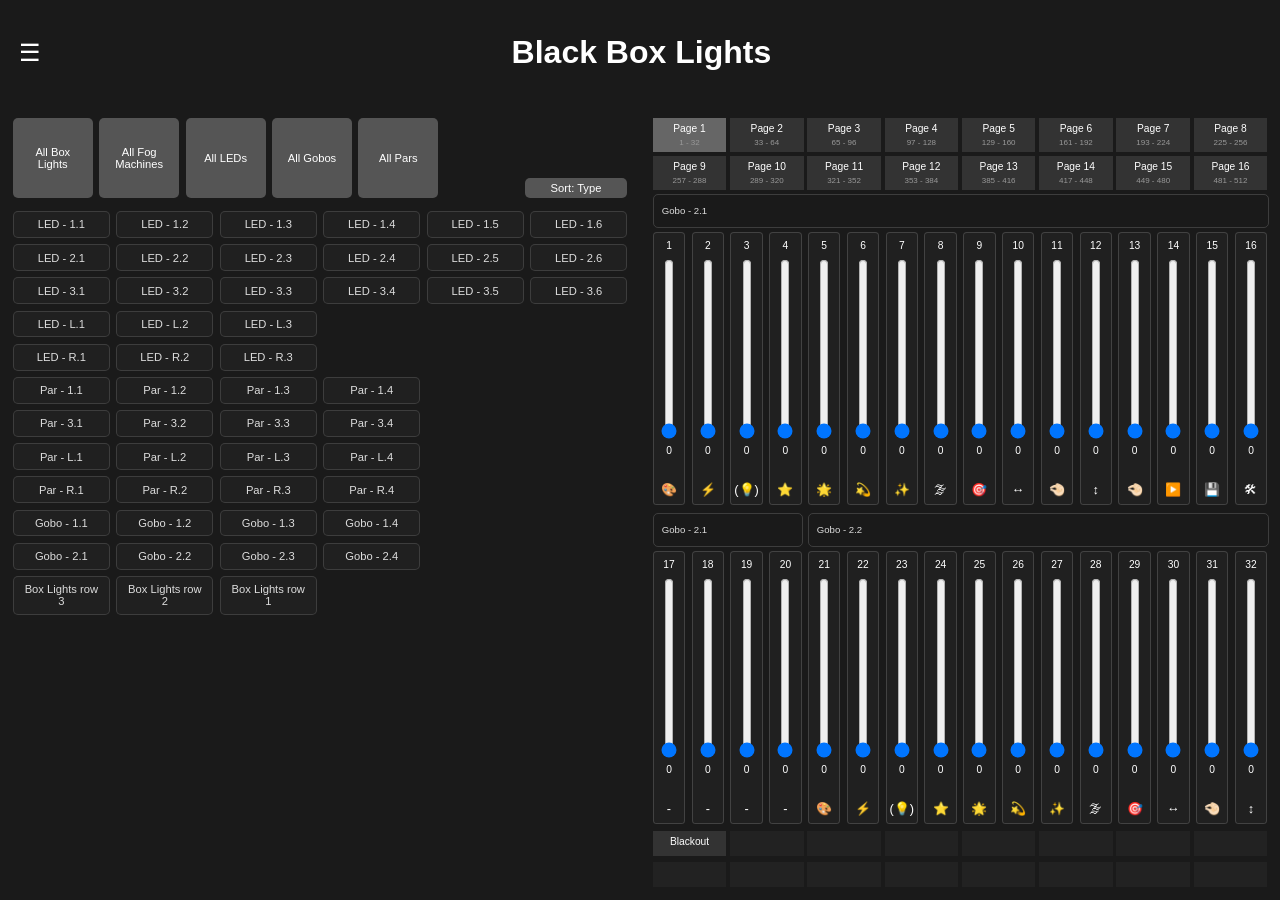
<file: dmxis/index.html>
<!DOCTYPE html>
<html lang="en">
<head>
    <meta charset="UTF-8">
    <meta name="viewport" content="width=device-width, initial-scale=1.0">
    <title>DMXIS</title>
    <style>
        body {
            font-family: Arial, sans-serif;
            margin: 0;
            padding: 0;
            background: #1a1a1a;
            color: #fff;
            overflow-x: hidden;
            user-select: none;
            display: flex;
            flex-direction: column;
            height: 100vh;
        }

        .header {
            display: flex;
            align-items: center;
            justify-content: space-between;
            width: 100%;
            padding: 1vw;
            box-sizing: border-box;
            position: relative;
        }

        .title {
            font-size: clamp(1rem, 2.5vw, 2rem);
            text-align: center;
            flex-grow: 1;
        }

        .hamburger {
            font-size: clamp(1.2rem, 2vw, 1.5rem);
            background: none;
            border: none;
            color: #fff;
            cursor: pointer;
            padding: 0.5vw;
            z-index: 1000;
        }

        .menu {
        position: fixed;
        top: 0;
        left: -100%;
        width: 200px;
        height: 100%;
        background: #222222cc;
        padding: 2vw;
        padding-top: 3.5rem;
        transition: left 0.3s ease-in-out;
        z-index: 999;
        display: flex;
        flex-direction: column;
        }

        .menu.open {
            left: 0;
        }

        .menu button {
            display: block;
            width: 100%;
            padding: 0.5vw; /* Reduced padding to make buttons less tall */
            margin: 0.5vw 0;
            background: #555;
            border: none;
            color: #fff;
            font-size: clamp(0.9rem, 1.5vw, 1.1rem);
            cursor: pointer;
            text-align: left;
        }

        .menu button:hover {
            background: #666;
        }

        .menu .section-title {
            font-size: clamp(0.8rem, 1.2vw, 1rem);
            color: #aaa;
            margin: 1vw 0 0.5vw;
            padding-left: 0.5vw;
        }

        .menu .midi-section {
            margin-top: 1vw;
            border-top: 1px solid #555;

        }


        .menu-footer {
        position: relative;
        bottom: -20vw; /* Adjust as needed */
        left: 0;
        right: 0;
        font-size: clamp(0.6rem, 0.8vw, 0.8rem);
        color: #ffffff56;
        text-align: center;
        padding-top: 2vw;
        }
        .split-container {
            display: flex;
            flex: 1;
            width: 100%;
            overflow: hidden;
        }

        .left-container {
            width: 50%;
            padding: 1vw;
            box-sizing: border-box;
            overflow-y: auto;
        }

        .fixture-controls {
            display: flex;
            flex-wrap: wrap;
            align-items: flex-end;
            gap: 0.5vw;
            margin-bottom: 1vw;
            justify-content: space-between;
        }

        .fixture-type-buttons {
            display: flex;
            gap: 0.5vw;
            flex-wrap: wrap;
        }

        .fixture-type-button {
            width: clamp(60px, 8vw, 80px);
            height: clamp(60px, 8vw, 80px);
            padding: 0.5vw;
            background: #555;
            border: none;
            color: #fff;
            font-size: clamp(0.7rem, 0.8vw, 0.9rem);
            cursor: pointer;
            border-radius: 5px;
            display: flex;
            align-items: center;
            justify-content: center;
            text-align: center;
        }

        .fixture-type-button:hover {
            background: #666;
        }

        .sort-toggle-button {
            width: clamp(70px, 8vw, 120px);
            height: clamp(15px, 2vw, 20px);
            padding: 0.5vw;
            background: #555;
            border: none;
            color: #fff;
            font-size: clamp(0.7rem, 0.8vw, 0.9rem);
            cursor: pointer;
            border-radius: 5px;
            display: flex;
            align-items: center;
            justify-content: center;
            text-align: center;
        }

        .sort-toggle-button:hover {
            background: #666;
        }

        .fixture-label-grid {
            display: grid;
            grid-template-columns: repeat(4, 1fr);
            gap: 0.5vw;
        }

        .fixture-label-grid.type-mode {
            grid-template-columns: repeat(6, 1fr);
        }

        .fixture-label {
            padding: 0.5vw;
            background: #33333347;
            border: 1.5px solid #5050509a;
            border-radius: 5px;
            font-size: clamp(0.7rem, 0.8vw, 0.9rem);
            color: #ddd;
            cursor: pointer;
            transition: background 0.2s, border 0.2s;
            text-align: center;
        }

        .fixture-label:hover {
            background: #555;
        }

        .fixture-label.active {
            background: #a5a5a560;
            color: #fff;
        }

        .fixture-label.group-highlighted {
            background: #a5a5a560;
            border: 1.5px solid #fff;
            color: #fff;
        }

        .fixture-label.empty {
            background: transparent;
            border: none;
            cursor: default;
            visibility: hidden;
            pointer-events: none;
        }

        .right-container {
            width: 50%;
            padding: 1vw;
            box-sizing: border-box;
            display: flex;
            flex-direction: column;
            align-items: center;
            overflow-y: hidden;
        }

        .page-selector {
            display: grid;
            grid-template-rows: 1fr 1fr;
            gap: 0.3vw;
            margin-bottom: 0.5vw;
            width: 100%;
        }

        .page-row {
            display: grid;
            grid-template-columns: repeat(8, minmax(0, 1fr));
            gap: 0.3vw;
        }

        .page-button {
            padding: 0.4vw 0.6vw;
            background: #333;
            border: none;
            color: white;
            cursor: pointer;
            display: flex;
            flex-direction: column;
            align-items: center;
            font-size: clamp(0.6rem, 0.8vw, 0.9rem);
        }

        .page-button div {
            white-space: nowrap;
        }

        .page-button .range {
            font-size: clamp(0.5rem, 0.6vw, 0.7rem);
            margin-top: 0.3vw;
            color: #999;
        }

        .page-button.active {
            background: #666;
        }

        .page-button:disabled {
            background: #222;
            cursor: default;
        }

        .fader-grid {
            display: grid;
            grid-template-rows: 1fr 1fr;
            gap: 10px;
            width: 100%;
            flex-grow: 1;
            position: relative;
        }

        .fader-row {
            display: grid;
            grid-template-columns: repeat(16, minmax(0, 1fr));
            gap: 0.5vw;
            padding-top: 2.2rem;
        }

        .fixture-group {
            position: absolute;
            border: 1.5px solid #5555559a;
            border-radius: 5px;
            margin-top: 33px;
            z-index: 10;
            display: block;
            visibility: visible;
            opacity: 1;
        }

        .fixture-group.active {
            background: #a5a5a560;
            border: 1.5px solid #5555559a;
        }

        .fixture-group.group-highlighted {
            background: #a5a5a560;
            border: 1.5px solid #fff;
        }

        .fixture-title {
            position: absolute;
            top: 0.6rem;
            left: 8px;
            right: 8px;
            font-size: clamp(0.6rem, 0.7vw, 0.8rem);
            color: #ddd;
            text-align: left;
            white-space: nowrap;
            overflow: hidden;
            text-overflow: ellipsis;
        }

        .fixture-group.active .fixture-title,
        .fixture-group.group-highlighted .fixture-title {
            color: #fff;
        }

        .fader-container {
            display: flex;
            flex-direction: column;
            align-items: center;
            background: #33333347;
            border: 0.5px solid #afafaf3c;
            padding: clamp(2px, 0.5vw, 5px) clamp(1px, 0.3vw, 3px);
            border-radius: 0.3vw;
            z-index: 2;
            position: relative;
        }

        .fader-container.selected {
            background: #a5a5a560;
            border: 0.5px solid #afafaf9a;
        }

        .fader-container.highlighted {
            background: #a5a5a560;
            border: 0.5px solid #afafaf9a;
        }

        .fader {
            width: clamp(15px, 3vw, 30px);
            height: clamp(100px, 7vw, 90px);
            writing-mode: bt-lr;
            writing-mode: vertical-lr;
            direction: rtl;
            flex-grow: 0.7;
            margin: clamp(2px, 0.5vw, 5px) 0;
        }

        .fader-label {
            font-size: clamp(0.6rem, 0.8vw, 0.9rem);
            text-align: center;
            min-height: 1rem;
            line-height: 1rem;
        }

        .fader-symbol {
            font-size: clamp(0.8rem, 1vw, 1rem);
            text-align: center;
            min-height: 1.2rem;
            line-height: 1.2rem;
            position: absolute;
            bottom: 0.3rem;
            width: 100%;
        }

        .fader-value {
            font-size: clamp(0.6rem, 0.8vw, 0.9rem);
            min-height: 1em;
            width: clamp(15px, 3vw, 30px);
            text-align: center;
            background: transparent;
            border: 0px solid #55555556;
            color: #fff;
            padding-bottom: 0.7vw;
            border-radius: 0.2vw;
            pointer-events: none;
        }

        .fader-value.editable {
            background: #444;
            pointer-events: auto;
        }

        .macro-buttons {
            display: grid;
            grid-template-rows: 1fr 1fr;
            gap: 0.5vw;
            margin-top: 0.5vw;
            width: 100%;
        }

        .search-modal,
        .color-modal,
        .color-search-modal {
            display: none;
            position: fixed;
            top: 50%;
            left: 50%;
            transform: translate(-50%, -50%);
            background: #333333;
            padding: 1.5vw;
            border-radius: 0.5vw;
            z-index: 1000;
            flex-direction: column;
            align-items: center;
            max-width: clamp(300px, 40vw, 400px);
            width: 100%;
            box-sizing: border-box;
        }

        .search-modal[style*="display: flex"],
        .color-modal[style*="display: flex"],
        .color-search-modal[style*="display: flex"] {
            display: flex;
        }

        .search-container,
        .color-container {
            width: 100%;
            display: flex;
            flex-direction: column;
            gap: 0.5vw;
        }

        .search-input,
        .color-input {
            width: 100%;
            padding: 0.5vw;
            background: #444;
            border: 1px solid #5555559a;
            border-radius: 0.3vw;
            color: #fff;
            font-size: clamp(0.8rem, 1vw, 1rem);
            box-sizing: border-box;
        }

        .search-input:focus,
        .color-input:focus {
            outline: none;
            border-color: #a5a5a5;
        }

        .search-results,
        .color-results {
            max-height: clamp(200px, 30vh, 300px);
            overflow-y: auto;
            background: #33333347;
            border: 1px solid #5555559a;
            border-radius: 0.3vw;
            padding: 0.5vw;
        }

        .search-result,
        .color-result {
            display: flex;
            align-items: center;
            padding: 0.5vw;
            font-size: clamp(0.8rem, 1vw, 1rem);
            color: #ddd;
            cursor: pointer;
            border-radius: 0.2vw;
            transition: background 0.2s;
        }

        .search-result:hover:not(.disabled),
        .color-result:hover:not(.disabled) {
            background: #555;
        }

        .search-result.selected,
        .color-result.selected {
            background: #a5a5a560;
            color: #fff;
        }

        .search-result.disabled,
        .color-result.disabled {
            color: #666;
            cursor: default;
        }

        .color-swatch {
            width: 1.5rem;
            height: 1.5rem;
            margin-right: 0.5vw;
            border: 1px solid #555;
            border-radius: 0.2vw;
            flex-shrink: 0;
        }
    </style>
</head>
<body>
    <div class="header">
        <button class="hamburger" onclick="toggleMenu()">☰</button>
        <h1 class="title" id="appTitle">Black Box Lights</h1>
        <div style="width: 2.5vw;"></div>
    </div>
    <div class="menu" id="menu">
        <div class="mode-section">
            <div class="section-title">Modes</div>
            <button onclick="changeMode('Black Box')">Black Box</button>
            <button onclick="changeMode('Auditorium')">Auditorium</button>
            <button onclick="changeMode('Mobile')">Mobile</button>
        </div>
        <div class="midi-section">
            <div class="section-title">MIDI Output</div>
            <button onclick="selectMIDIOutput('Network Session 1')">Mac, Wireless</button>
            <button onclick="selectMIDIOutput('IAC Driver Bus 1')">Mac, Wired</button>
            <button onclick="selectMIDIOutput('loopMIDI Port')">PC, Wired</button>
        </div>
        <div class="menu-footer">Site last updated at 1:03PM, May 09, 2025</div>
    </div>
    <div class="split-container">
        <div class="left-container">
            <div class="fixture-controls">
                <div class="fixture-type-buttons" id="fixtureTypeButtons"></div>
                <button class="sort-toggle-button" id="sortToggle"></button>
            </div>
            <div class="fixture-label-grid" id="fixtureLabelGrid"></div>
        </div>
        <div class="right-container">
            <div class="page-selector" id="pageSelector"></div>
            <div class="fader-grid" id="faderGrid"></div>
            <div class="macro-buttons" id="macroButtons"></div>
        </div>
    </div>
    <script src="fixtures.js"></script>
    <script src="main.js"></script>
    <script src="hotkeys.js"></script>
    <script src="search.js"></script>
    <script src="colors.js"></script>
    <script src="sorting.js"></script>
</body>
</html>
</file>
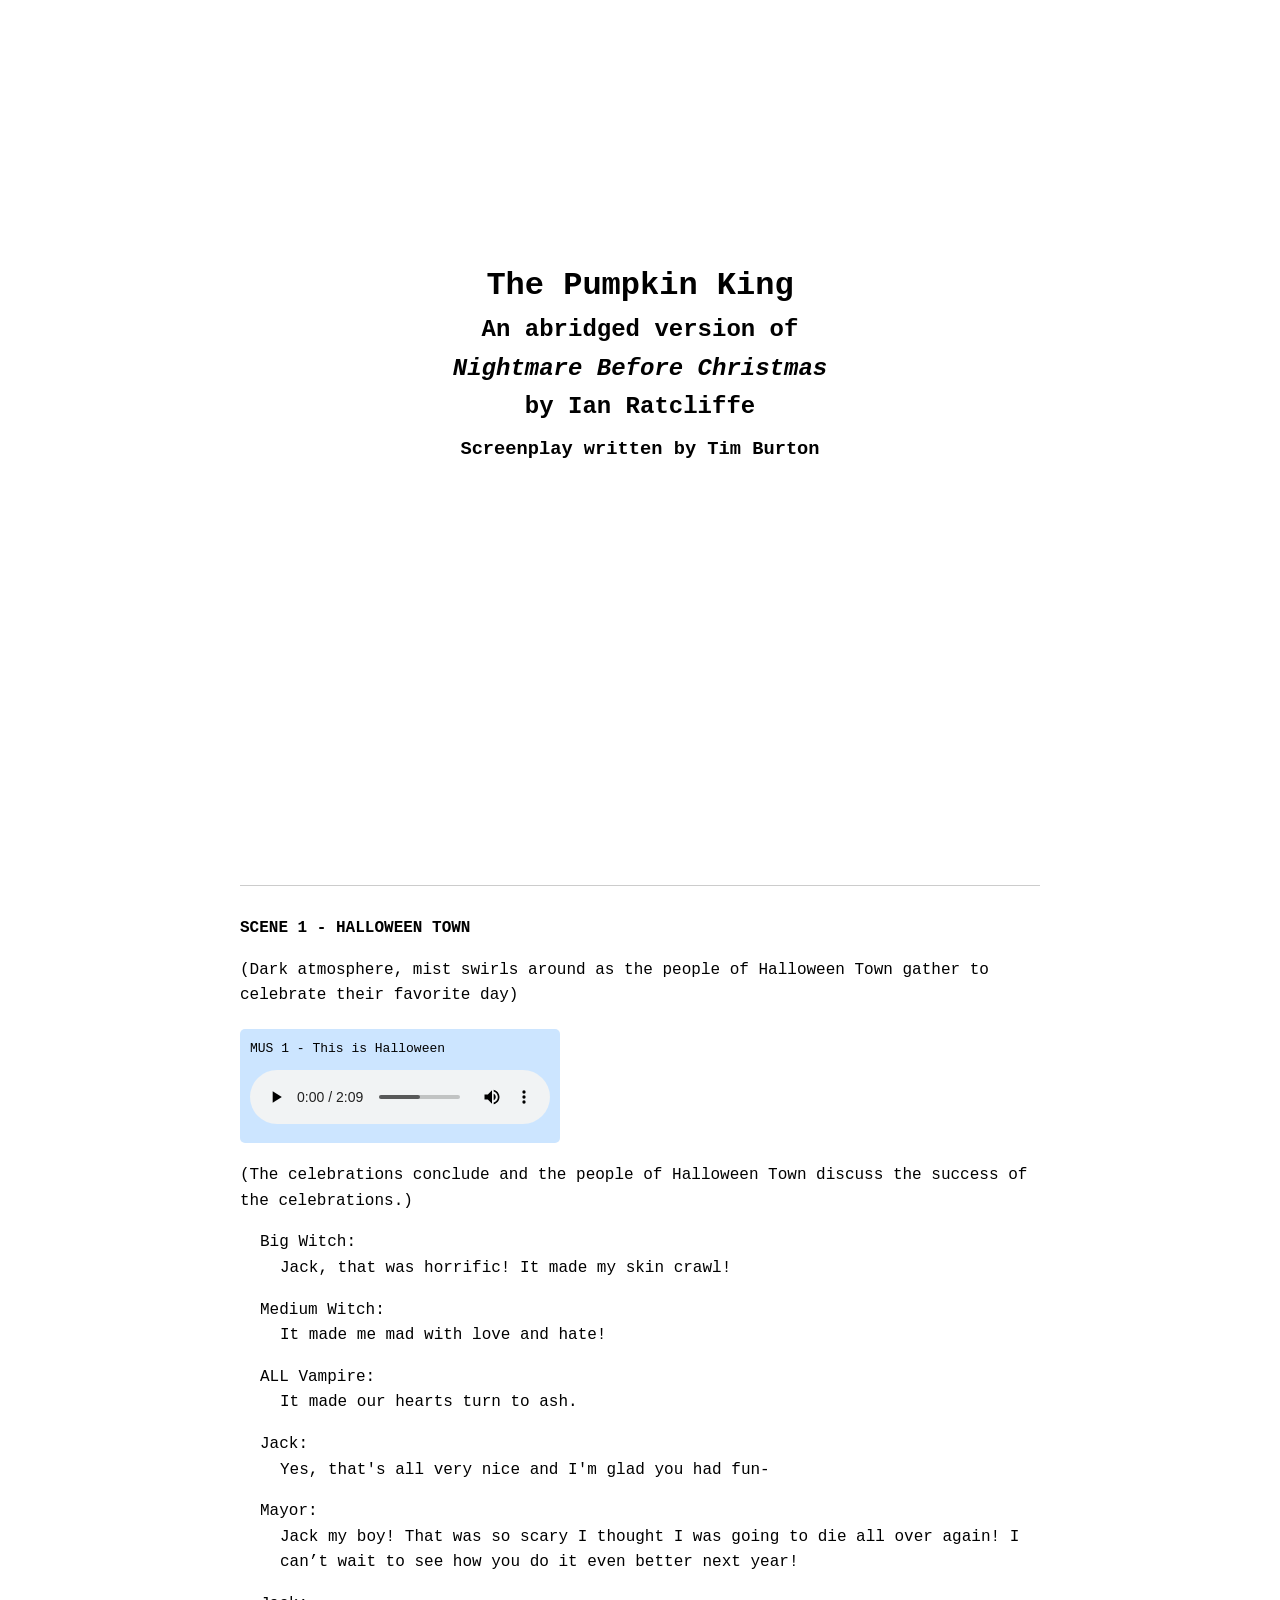
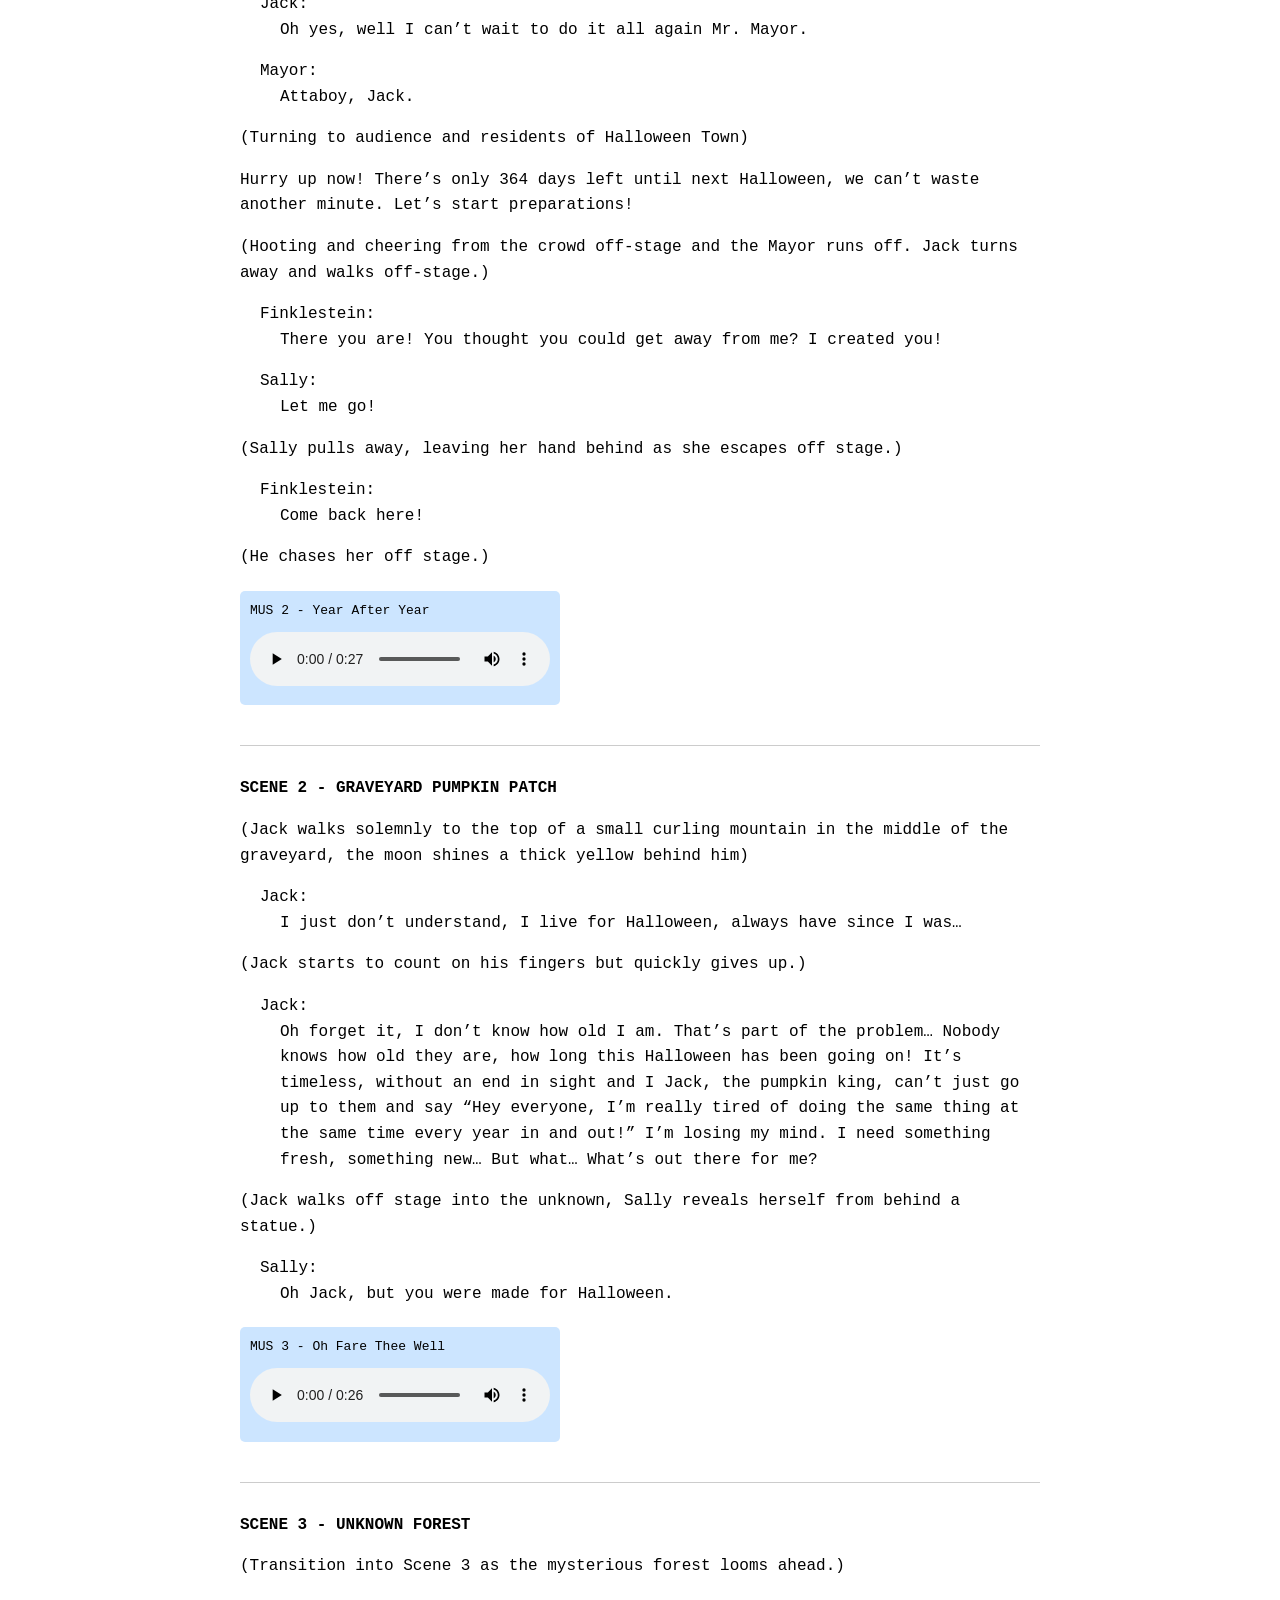
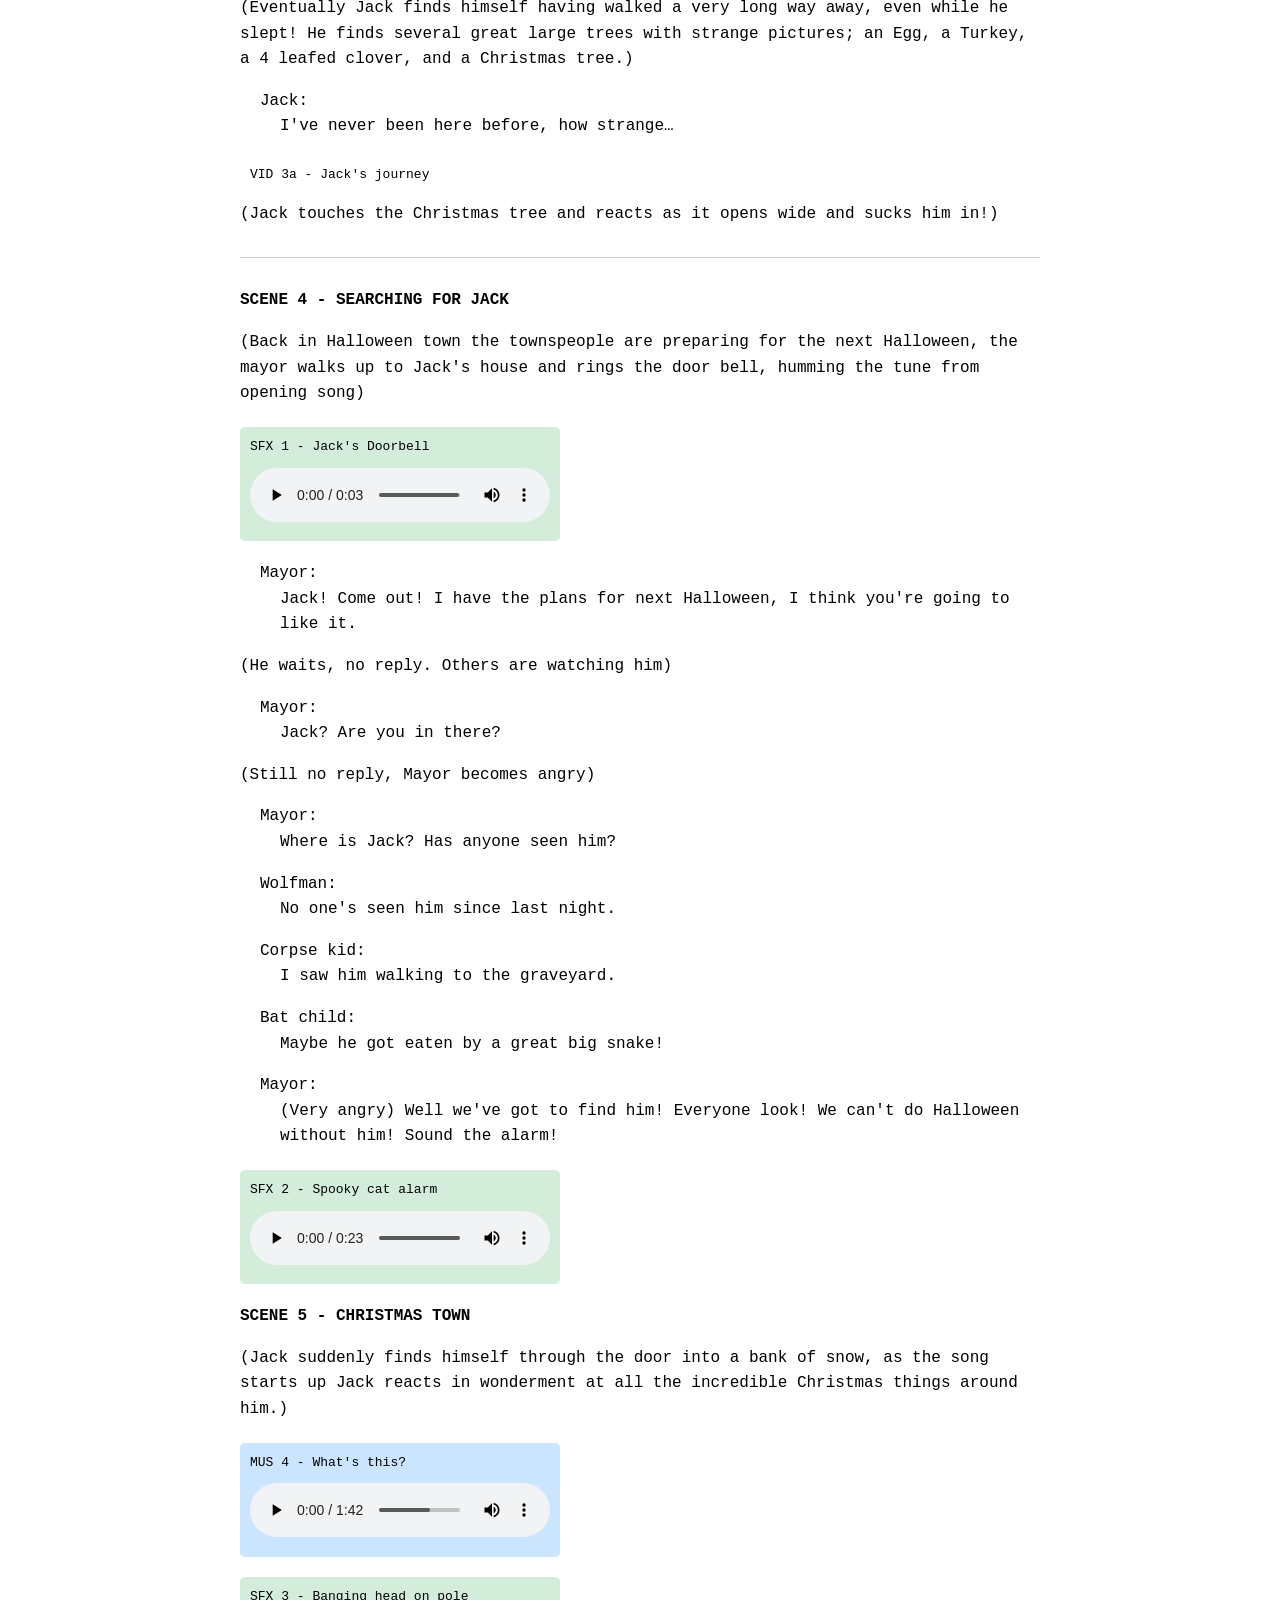
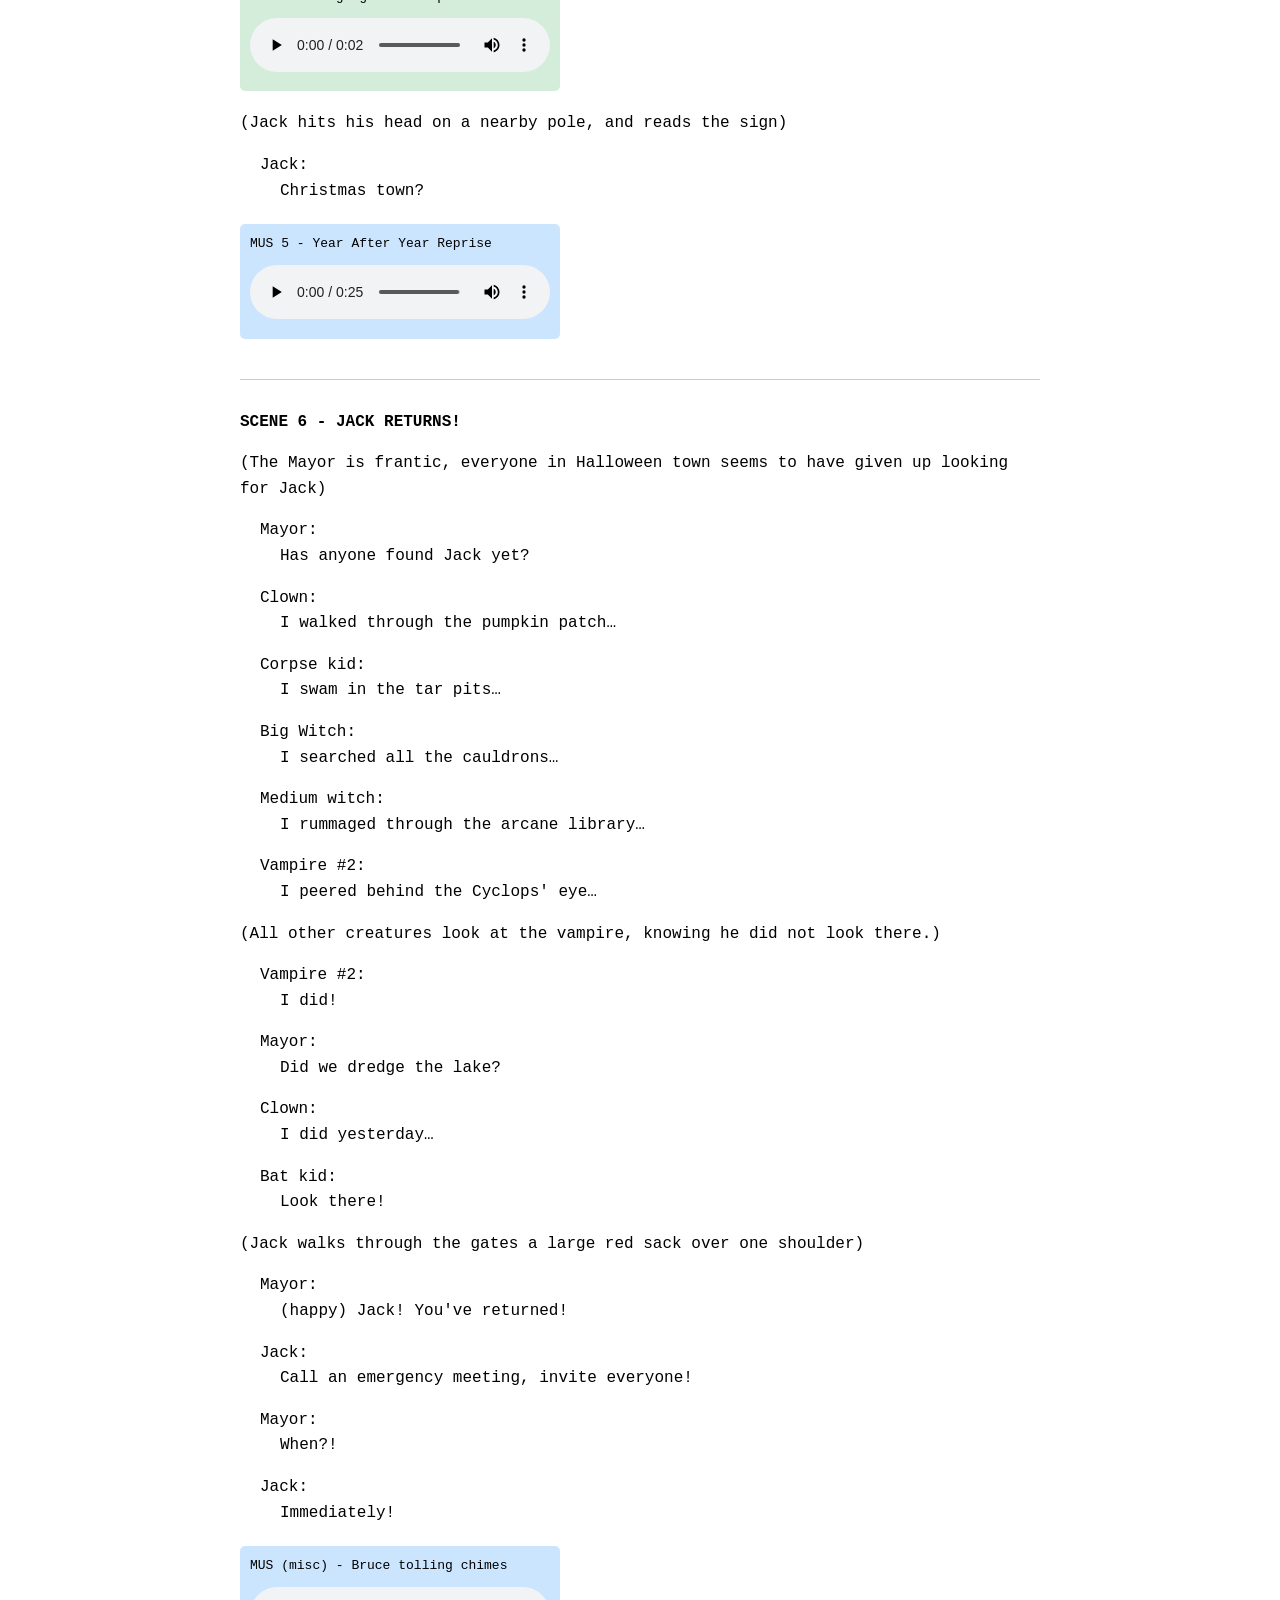
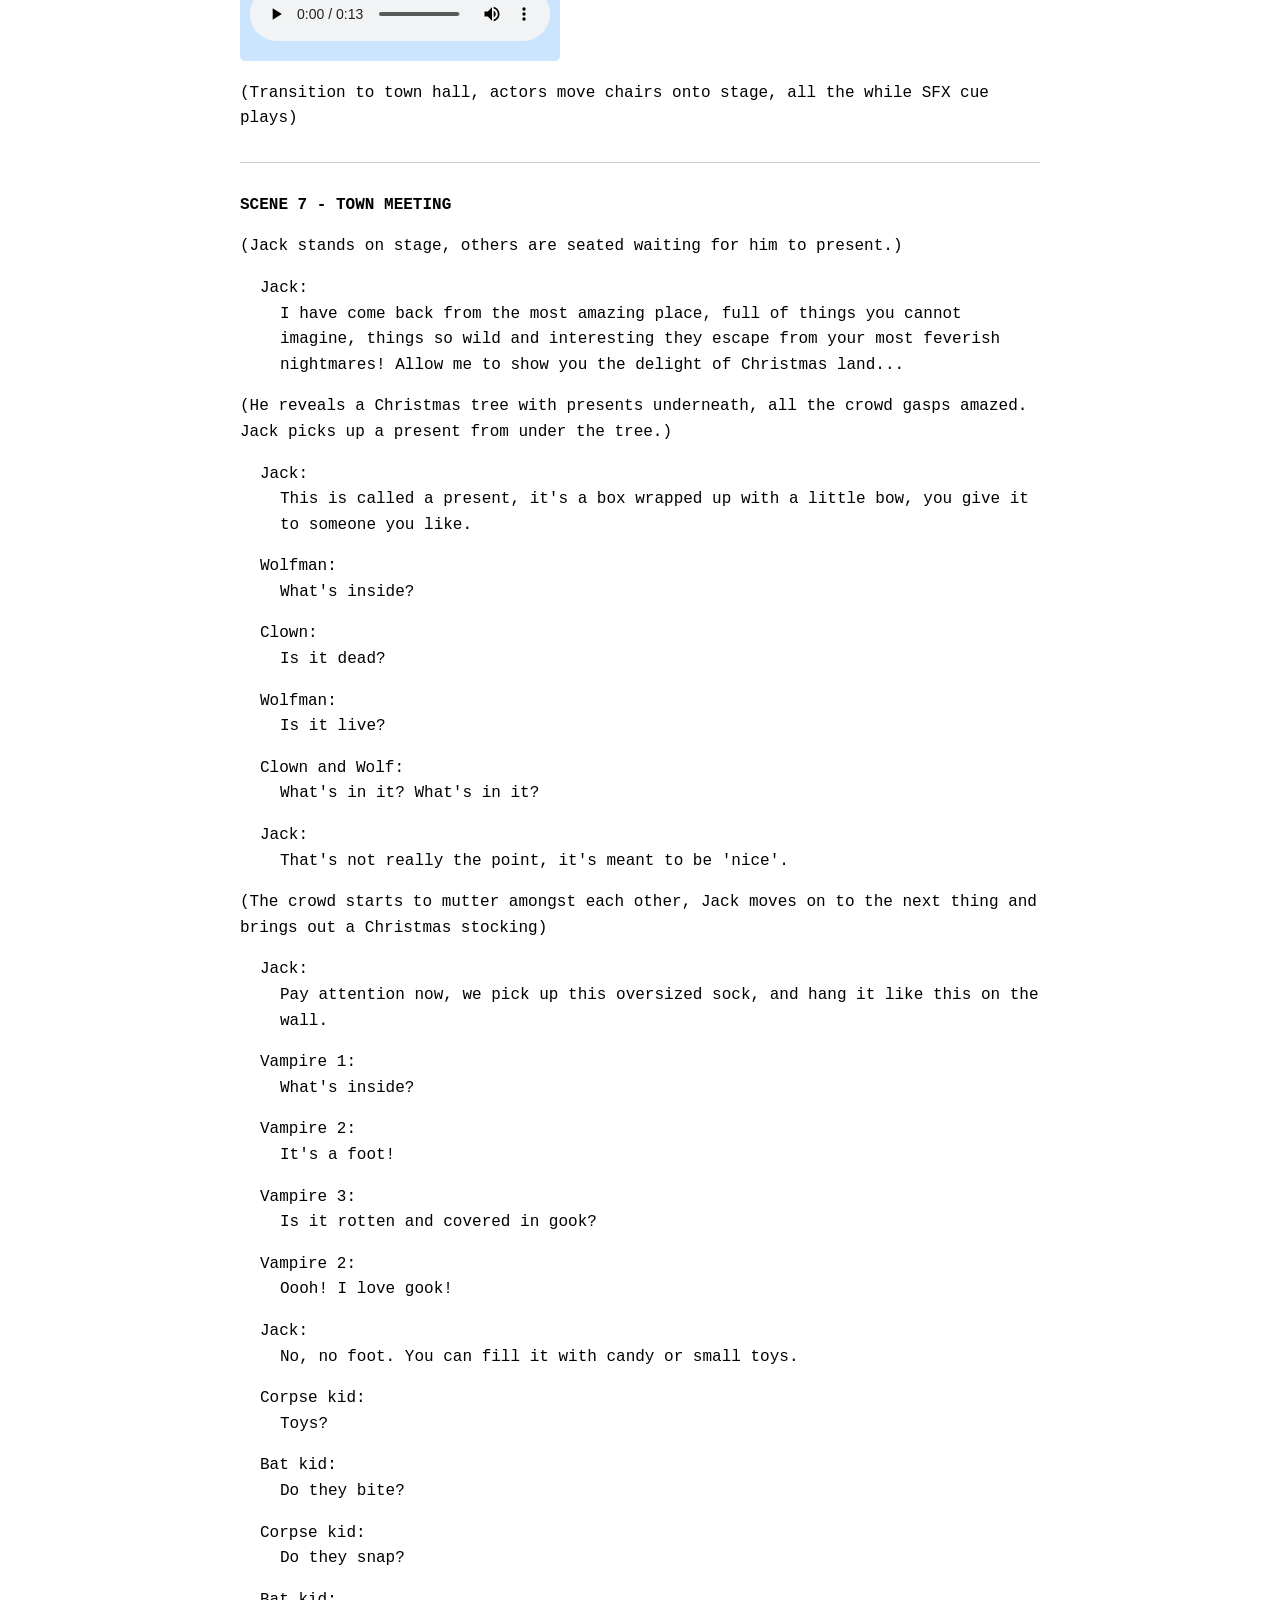
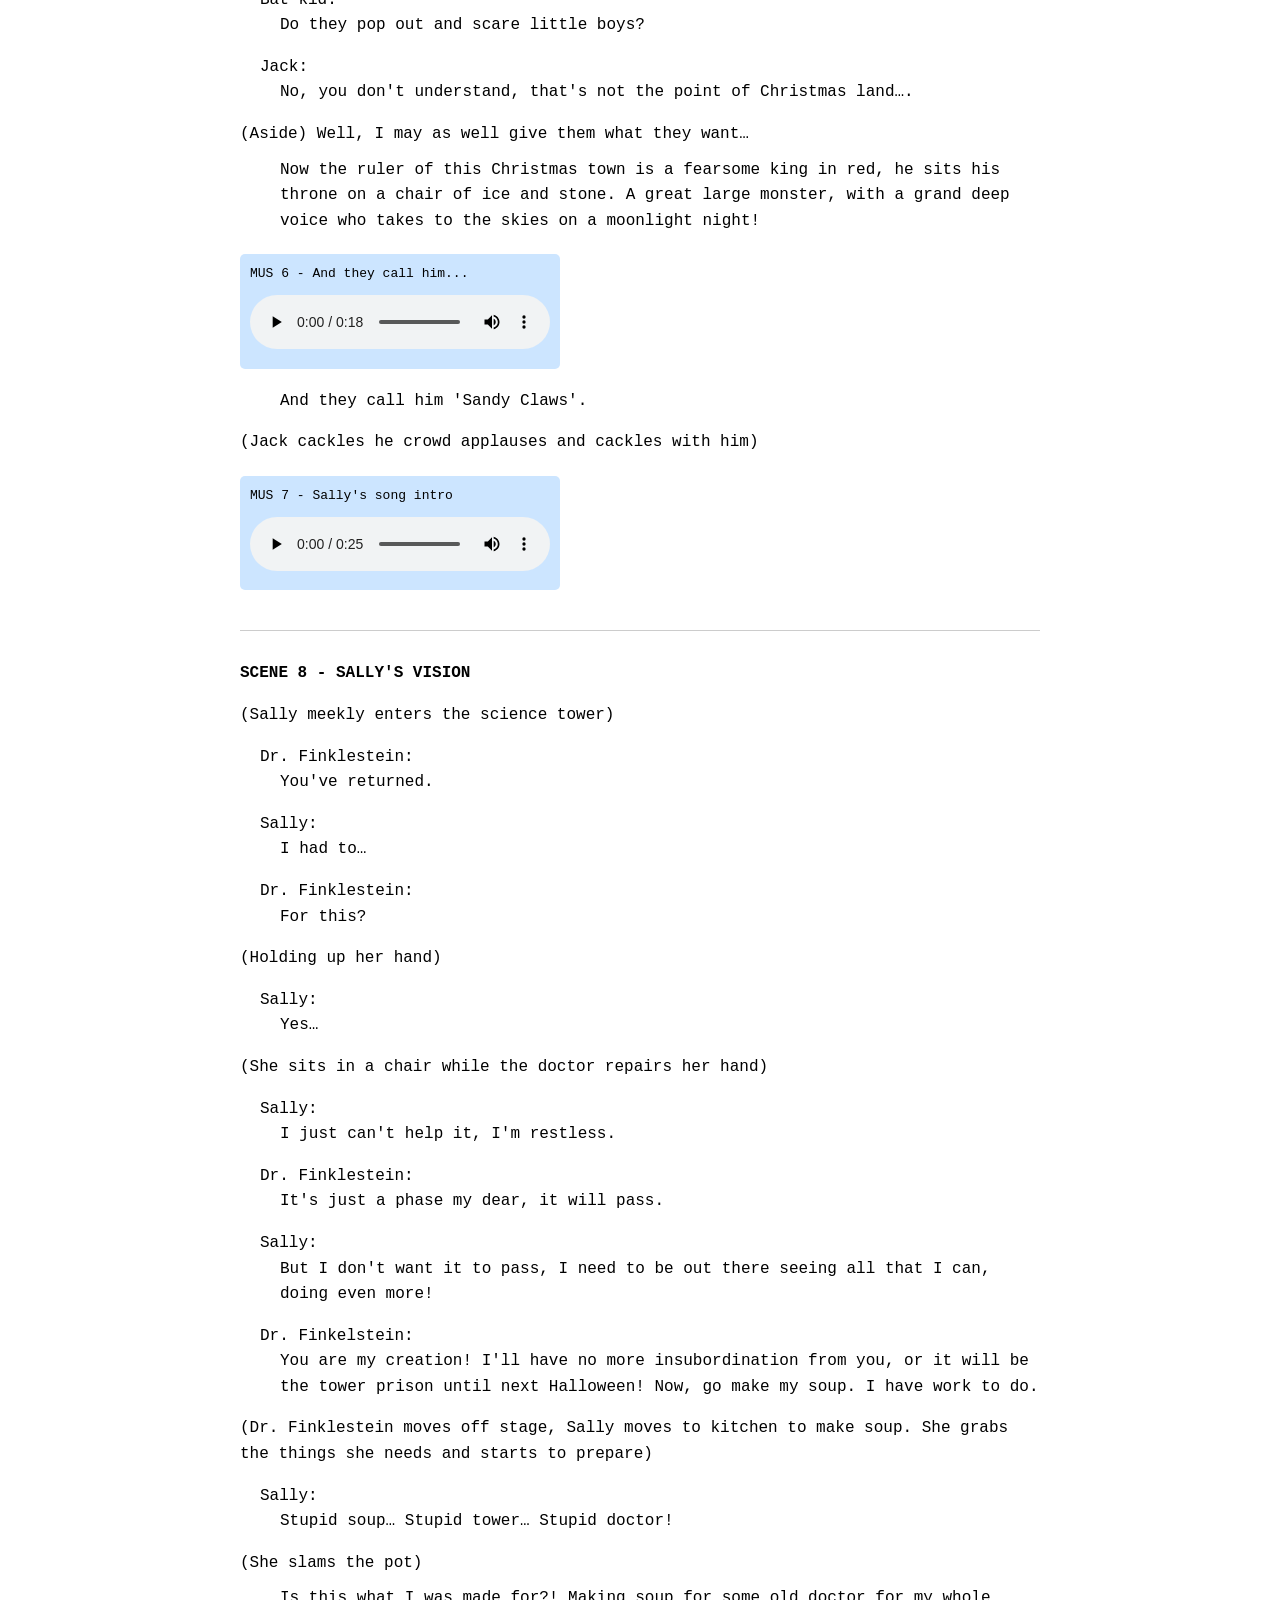
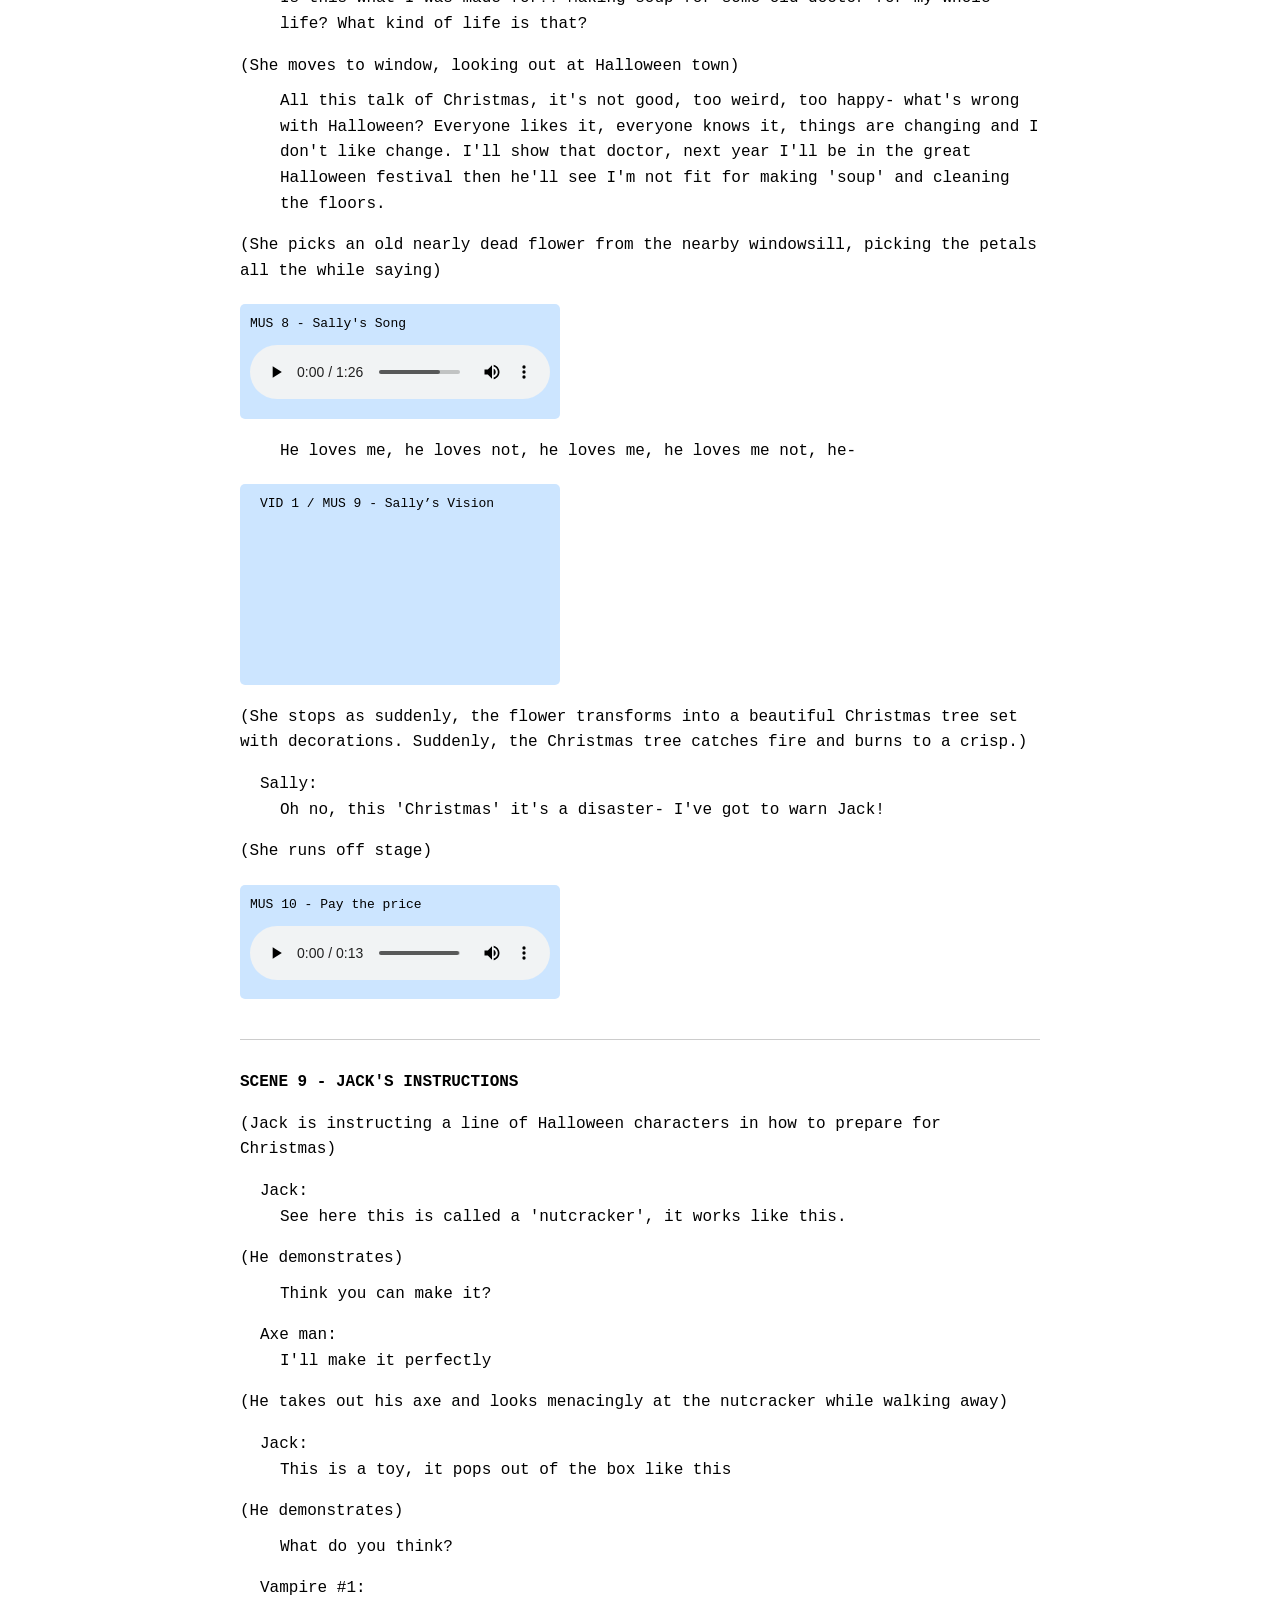
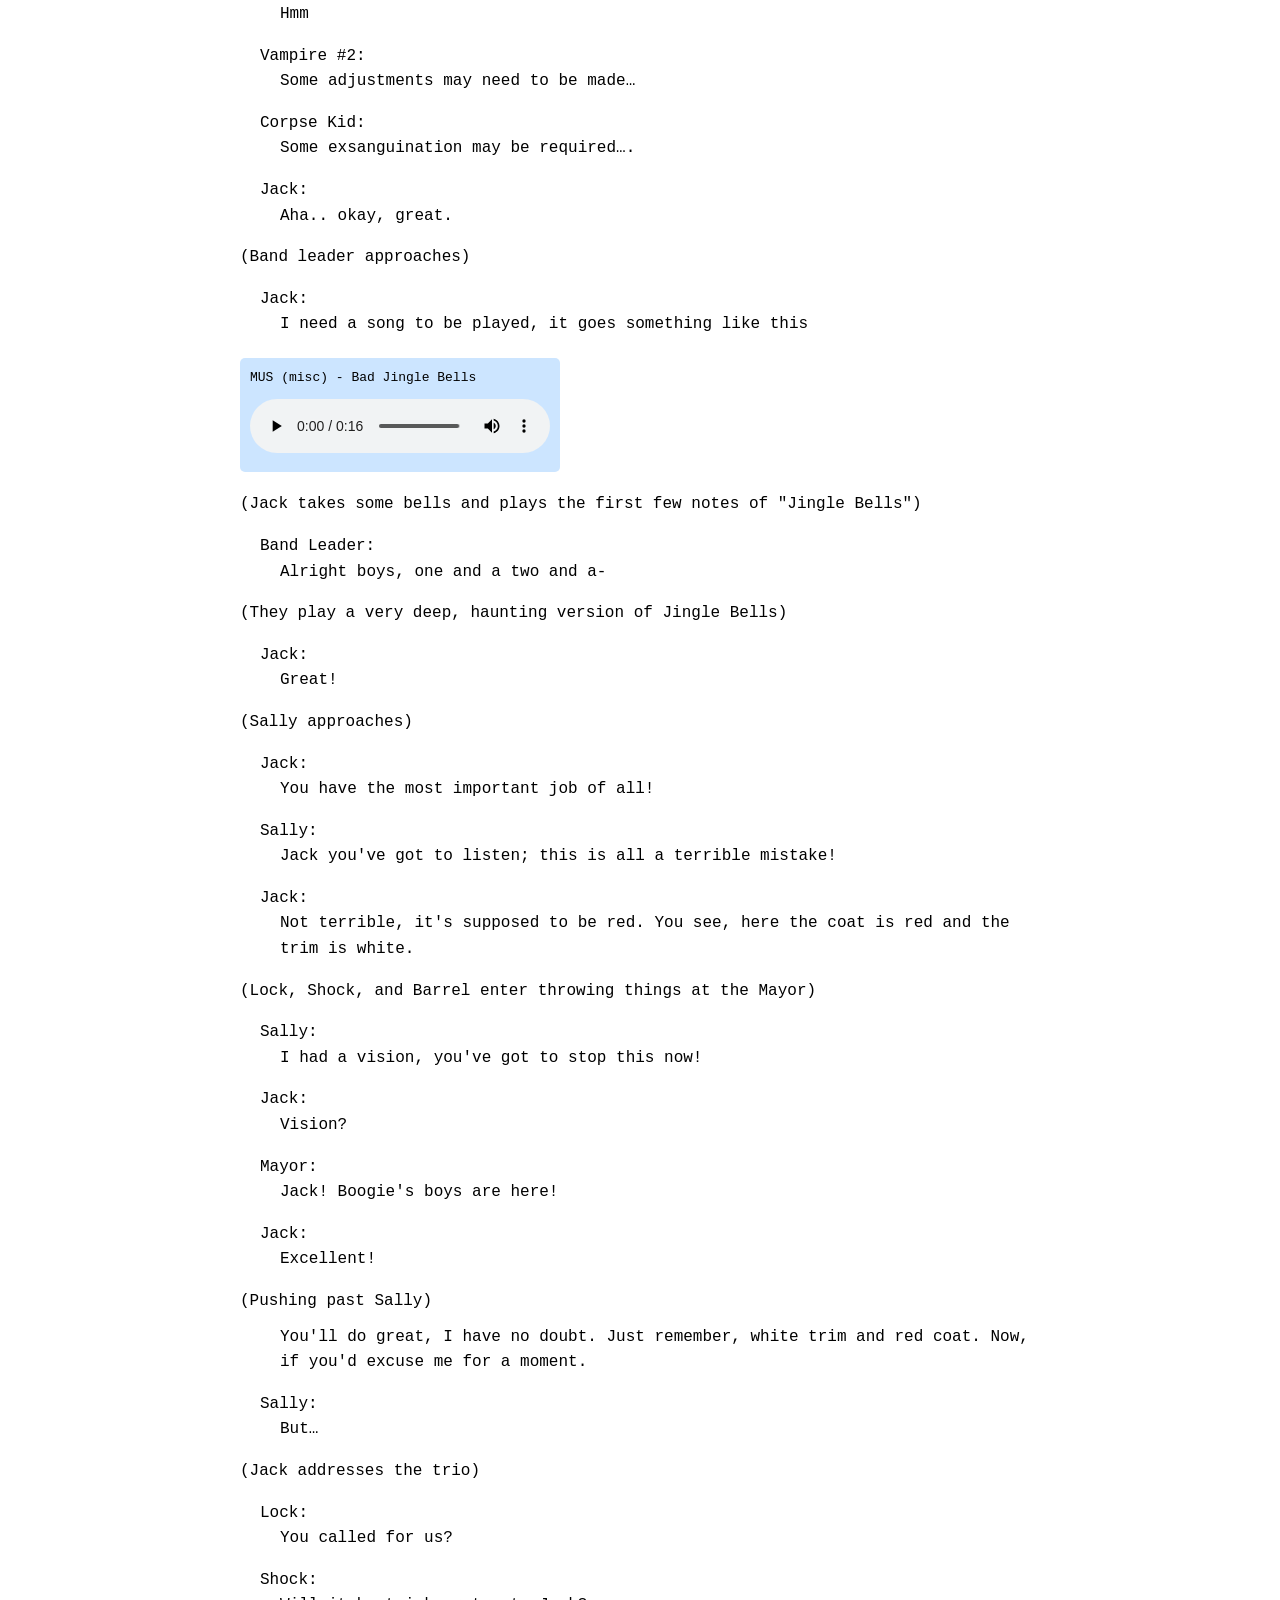
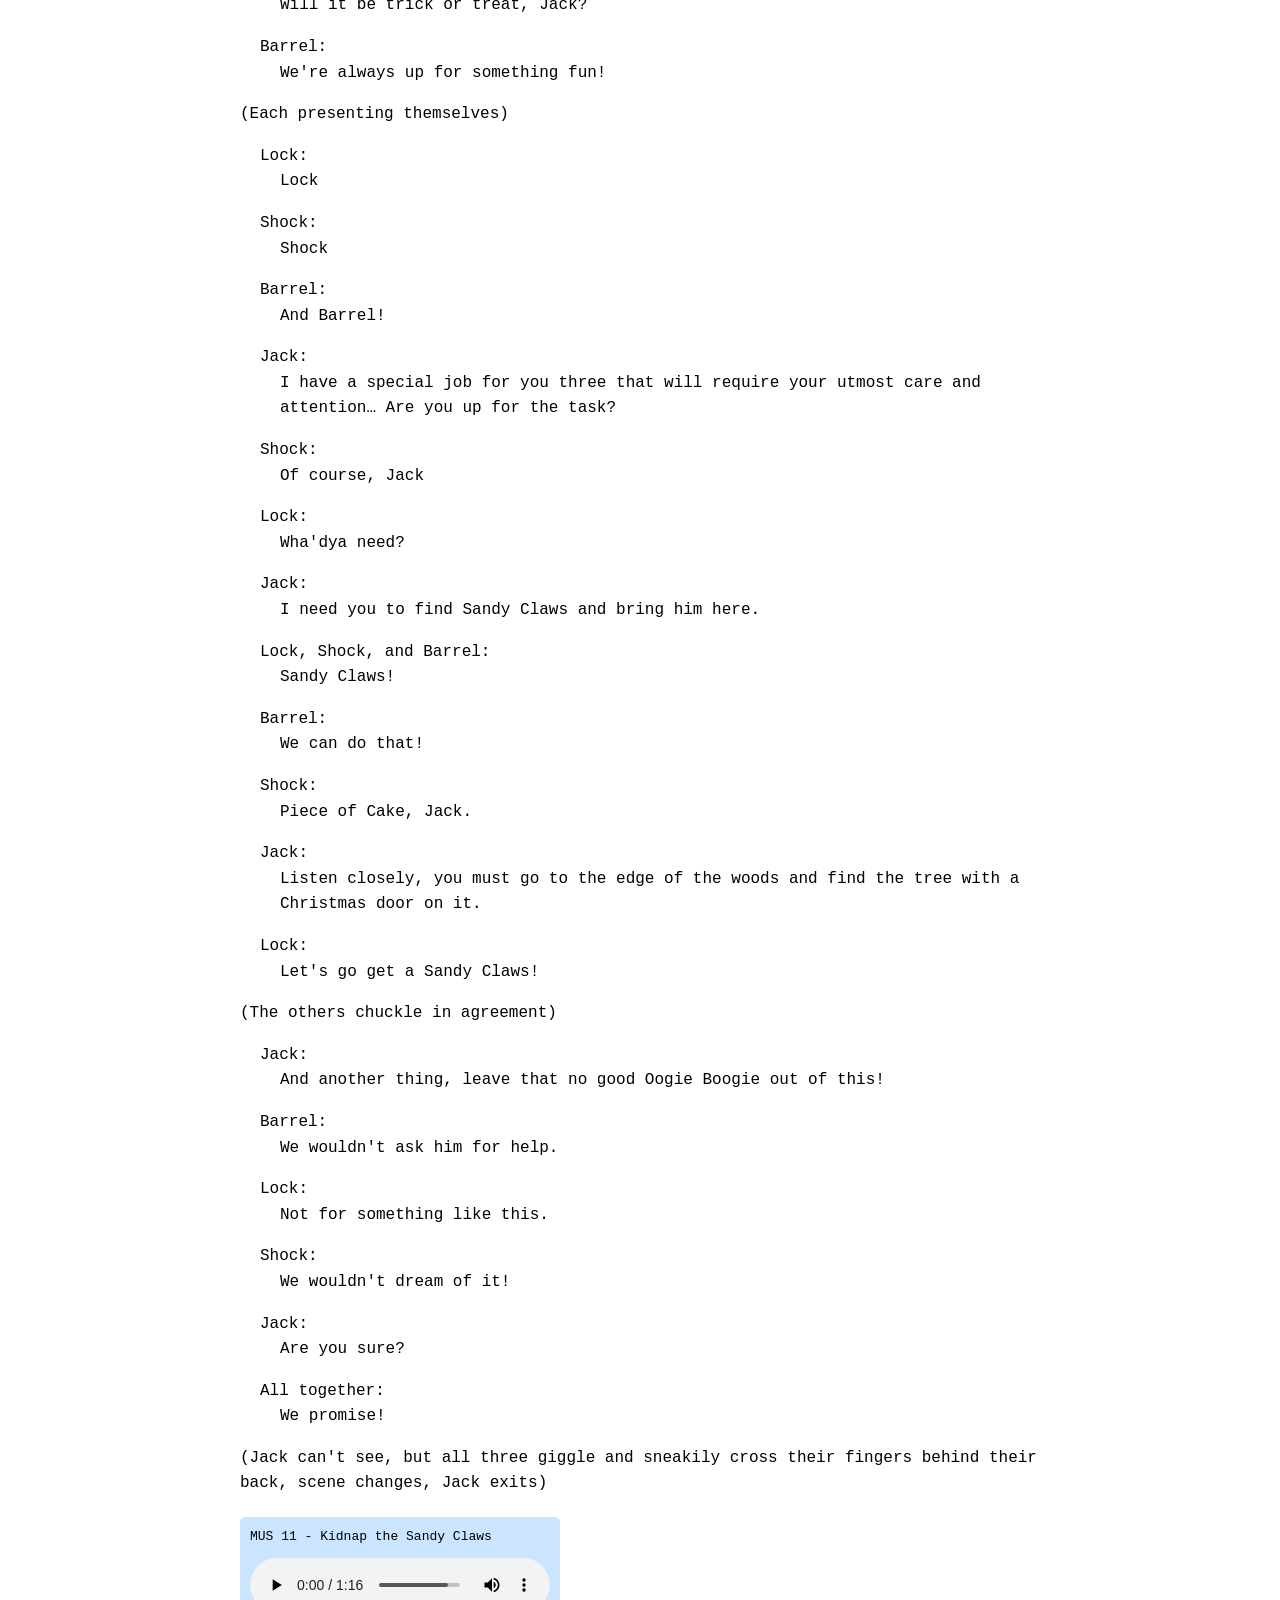
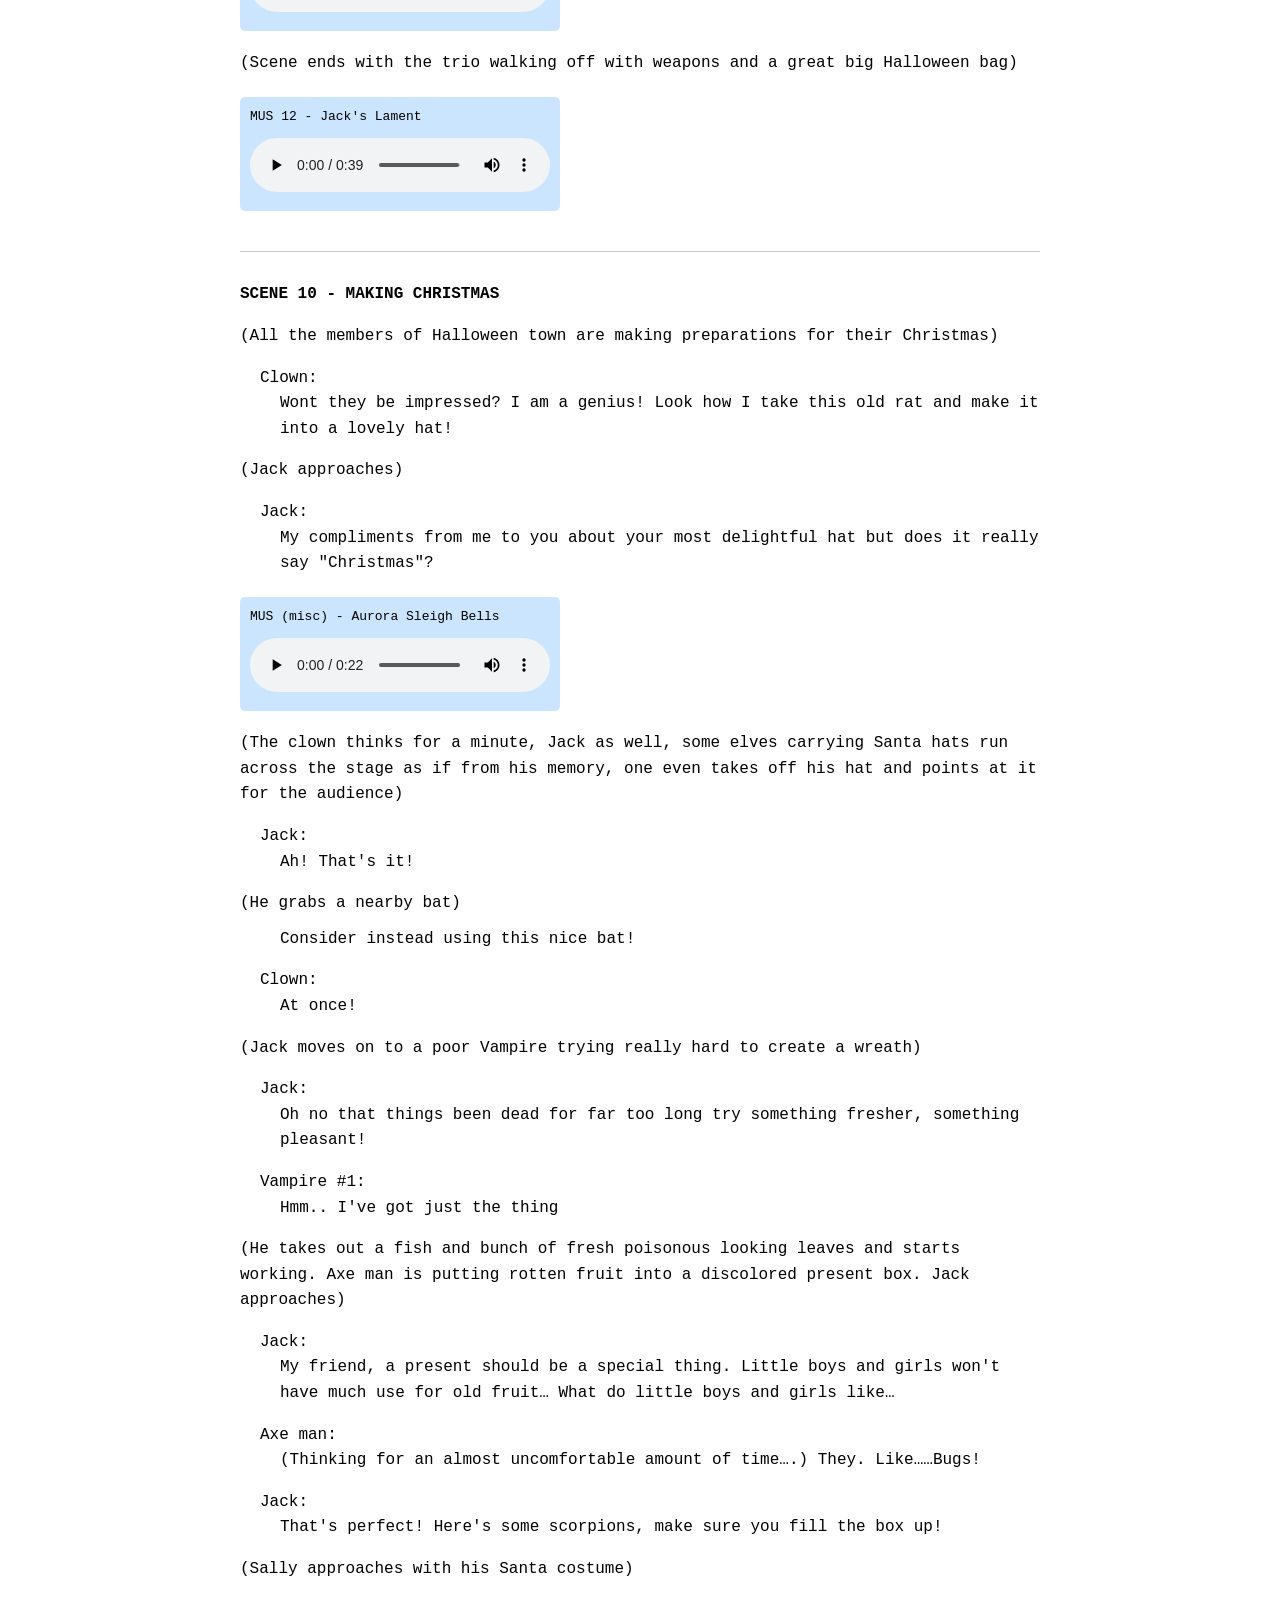
<file: halloween/index.html>
<!DOCTYPE html>
<html lang="en">
<head>
    <meta charset="UTF-8">
    <meta name="viewport" content="width=device-width, initial-scale=1.0">
    <title>The Pumpkin King</title>
    <link rel="icon" href="images/jack.png">
    <style>
        body {
            font-family: 'Courier New', Courier, monospace;
            line-height: 1.6;
            margin: 0;
            padding: 20px;
            max-width: 800px;
            margin: 0 auto;
        }
        h1 {
            text-align: center;
            margin-top: 30%;
            margin-bottom: 10px;
        } 
        h2 {
            text-align: center;
            margin-top: -10px;
            margin-bottom: -10px;
        }
        h3 {
            margin-bottom: 50%;
            text-align: center;
        }
        .scene {
            margin-bottom: 30px;
            border-bottom: 1px solid #ccc;
            padding-bottom: 20px;
        }
        .scene-heading {
            text-transform: uppercase;
            font-weight: bold;
        }
        .action {
            margin-bottom: 10px;
        }
        .character {
            margin-left: 20px;
            margin-bottom: 0;
        }
        .dialogue {
            margin-left: 40px;
            margin-top: 0;
        }
        .transition {
            text-align: right;
            font-style: italic;
        }
        .audio-player {
            margin: 20px 0;
            padding: 10px; 
            border-radius: 5px;
            max-width: 300px;
        }
        .sfx {
            background-color: #d4edda; /* light green */
        }
        .band {
            background-color: #cce5ff; /* light blue */
        }
        .audio-player label {
            display: block;
            margin-bottom: 10px;
            font-size: small;
        }
        .music-cue, .sfx-cue, .proj-cue {
            font-style: italic;
            color: #666;
        }

    </style>
        <script>
            window.onload = function() {
                window.scrollTo(0, 0);
            };
        </script>
</head>
<body>
    <div class="scene">
        <h1>The Pumpkin King</h1>
        <h2>An abridged version of <br>
            <i>Nightmare Before Christmas</i><br> 
            by Ian Ratcliffe</h2>
        <h3><p>Screenplay written by Tim Burton</p></h3>
    </div>

    <div class="scene">
        <p class="scene-heading">Scene 1 - Halloween Town</p>
        <p class="action">(Dark atmosphere, mist swirls around as the people of Halloween Town gather to celebrate their favorite day)</p>

            <!-- SONG -->
            <div class="audio-player band">
                <label for="band-audio" style="font-size: small;">MUS 1 - This is Halloween</label>
                <audio id="band-audio" controls>
                    <source src="mp3s/This is Halloween.mp3" type="audio/mp3">
                    Your browser does not support the audio element.
                </audio>
            </div>

        <p class="action">(The celebrations conclude and the people of Halloween Town discuss the success of the celebrations.)</p>
        <p class="character">Big Witch:</p>
        <p class="dialogue">Jack, that was horrific! It made my skin crawl!</p>
        <p class="character">Medium Witch:</p>
        <p class="dialogue">It made me mad with love and hate!</p>
        <p class="character">ALL Vampire:</p>
        <p class="dialogue">It made our hearts turn to ash.</p>
        <p class="character">Jack:</p>
        <p class="dialogue">Yes, that's all very nice and I'm glad you had fun-</p>
        <p class="character">Mayor:</p>
        <p class="dialogue">Jack my boy! That was so scary I thought I was going to die all over again! I can’t wait to see how you do it even better next year!</p>
        <p class="character">Jack:</p>
        <p class="dialogue">Oh yes, well I can’t wait to do it all again Mr. Mayor.</p>
        <p class="character">Mayor:</p>
        <p class="dialogue">Attaboy, Jack.</p>
        <p class="action">(Turning to audience and residents of Halloween Town)</p>
        <p class="action">Hurry up now! There’s only 364 days left until next Halloween, we can’t waste another minute. Let’s start preparations!</p>
        <p class="action">(Hooting and cheering from the crowd off-stage and the Mayor runs off. Jack turns away and walks off-stage.)</p>
        <p class="character">Finklestein:</p>
        <p class="dialogue">There you are! You thought you could get away from me? I created you!</p>
        <p class="character">Sally:</p>
        <p class="dialogue">Let me go!</p>
        <p class="action">(Sally pulls away, leaving her hand behind as she escapes off stage.)</p>
        <p class="character">Finklestein:</p>
        <p class="dialogue">Come back here!</p>
        <p class="action">(He chases her off stage.)</p>

            <!-- SONG -->
            <div class="audio-player band">
                <label for="band-audio" style="font-size: small;">MUS 2 - Year After Year</label>
                <audio id="band-audio" controls>
                    <source src="mp3s/Year After Year.mp3" type="audio/mp3">
                    Your browser does not support the audio element.
                </audio>
            </div>

    </div>
    
    <div class="scene">
        <p class="scene-heading">Scene 2 - Graveyard Pumpkin Patch</p>
        <p class="action">(Jack walks solemnly to the top of a small curling mountain in the middle of the graveyard, the moon shines a thick yellow behind him)</p>
        <p class="character">Jack:</p>
        <p class="dialogue">I just don’t understand, I live for Halloween, always have since I was…</p>
        <p class="action">(Jack starts to count on his fingers but quickly gives up.)</p>
        <p class="character">Jack:</p>
        <p class="dialogue">Oh forget it, I don’t know how old I am. That’s part of the problem… Nobody knows how old they are, how long this Halloween has been going on! It’s timeless, without an end in sight and I Jack, the pumpkin king, can’t just go up to them and say “Hey everyone, I’m really tired of doing the same thing at the same time every year in and out!” I’m losing my mind. I need something fresh, something new… But what… What’s out there for me?</p>
        <p class="action">(Jack walks off stage into the unknown, Sally reveals herself from behind a statue.)</p>
        <p class="character">Sally:</p>
        <p class="dialogue">Oh Jack, but you were made for Halloween.</p>

            <!-- SONG -->
            <div class="audio-player band">
                <label for="band-audio" style="font-size: small;">MUS 3 - Oh Fare Thee Well</label>
                <audio id="band-audio" controls>
                    <source src="mp3s/Oh Fare Thee Well.mp3" type="audio/mp3">
                    Your browser does not support the audio element.
                </audio>
            </div>

    </div>
    
       
    <div class="scene">
        <p class="scene-heading">Scene 3 - Unknown Forest</p>
        <p class="action">(Transition into Scene 3 as the mysterious forest looms ahead.)</p>
        <p class="action">(Eventually Jack finds himself having walked a very long way away, even while he slept! He finds several great large trees with strange pictures; an Egg, a Turkey, a 4 leafed clover, and a Christmas tree.)</p>
        <p class="character">Jack:</p>
        <p class="dialogue">I've never been here before, how strange…</p>
        <!--VIDEO-->
        <p style="font-size: small; margin-top: 25px; margin-left: 10px; margin-bottom: -0px">VID 3a - Jack's journey</p>
        <p class="action">(Jack touches the Christmas tree and reacts as it opens wide and sucks him in!)</p>
    </div>


    <div class="scene">
        <p class="scene-heading">Scene 4 - Searching for Jack</p>
        <p class="action">(Back in Halloween town the townspeople are preparing for the next Halloween, the mayor walks up to Jack's house and rings the door bell, humming the tune from opening song)</p>
         <!--SFX-->
        <div class="audio-player sfx">
            <label for="sfx-audio" style="font-size: small;">SFX 1 - Jack's Doorbell</label>
            <audio id="sfx-audio" controls>
                <source src="mp3s/Jack's Doorbell.mp3" type="audio/mp3">
                Your browser does not support the audio element.
            </audio>
        </div>
        
        <p class="character">Mayor:</p>
        <p class="dialogue">Jack! Come out! I have the plans for next Halloween, I think you're going to like it.</p>
        <p class="action">(He waits, no reply. Others are watching him)</p>
        <p class="character">Mayor:</p>
        <p class="dialogue">Jack? Are you in there?</p>
        <p class="action">(Still no reply, Mayor becomes angry)</p>
        <p class="character">Mayor:</p>
        <p class="dialogue">Where is Jack? Has anyone seen him?</p>
        <p class="character">Wolfman:</p>
        <p class="dialogue">No one's seen him since last night.</p>
        <p class="character">Corpse kid:</p>
        <p class="dialogue">I saw him walking to the graveyard.</p>
        <p class="character">Bat child:</p>
        <p class="dialogue">Maybe he got eaten by a great big snake!</p>
        <p class="character">Mayor:</p>
        <p class="dialogue">(Very angry) Well we've got to find him! Everyone look! We can't do Halloween without him! Sound the alarm!</p>
    <!-- SFX -->
    <div class="audio-player sfx">
        <label for="sfx-audio" style="font-size: small;">SFX 2 - Spooky cat alarm</label>
        <audio id="sfx-audio" controls>
            <source src="mp3s/Cat Alarm.mp3" type="audio/mp3">
            Your browser does not support the audio element.
        </audio>
    </div>


    <div class="scene">
        <p class="scene-heading">Scene 5 - Christmas town</p>
        <p class="action">(Jack suddenly finds himself through the door into a bank of snow, as the song starts up Jack reacts in wonderment at all the incredible Christmas things around him.)</p>
  

                    <!-- SONG -->
    <div class="audio-player band">
        <label for="sfx-audio" style="font-size: small;">MUS 4 - What's this?</label>
        <audio id="sfx-audio" controls>
            <source src="mp3s/Whats This.mp3" type="audio/mp3">
            Your browser does not support the audio element.
        </audio>
        </div>

            <!-- SFX -->
    <div class="audio-player sfx">
        <label for="sfx-audio" style="font-size: small;">SFX 3 - Banging head on pole</label>
        <audio id="sfx-audio" controls>
            <source src="mp3s/Hits the Sign.mp3" type="audio/mp3">
            Your browser does not support the audio element.
        </audio>
        </div>
       
        <p class="action">(Jack hits his head on a nearby pole, and reads the sign)</p>
        <p class="character">Jack:</p>
        <p class="dialogue">Christmas town?</p>

            <!-- SONG -->
            <div class="audio-player band">
                <label for="band-audio" style="font-size: small;">MUS 5 - Year After Year Reprise</label>
                <audio id="band-audio" controls>
                    <source src="mp3s/Year After Year Reprise.mp3" type="audio/mp3">
                    Your browser does not support the audio element.
                </audio>
            </div>


    </div>


    <div class="scene">
        <p class="scene-heading">Scene 6 - Jack returns!</p>
        <p class="action">(The Mayor is frantic, everyone in Halloween town seems to have given up looking for Jack)</p>
        <p class="character">Mayor:</p>
        <p class="dialogue">Has anyone found Jack yet?</p>
        <p class="character">Clown:</p>
        <p class="dialogue">I walked through the pumpkin patch…</p>
        <p class="character">Corpse kid:</p>
        <p class="dialogue">I swam in the tar pits…</p>
        <p class="character">Big Witch:</p>
        <p class="dialogue">I searched all the cauldrons…</p>
        <p class="character">Medium witch:</p>
        <p class="dialogue">I rummaged through the arcane library…</p>
        <p class="character">Vampire #2:</p>
        <p class="dialogue">I peered behind the Cyclops' eye…</p>
        <p class="action">(All other creatures look at the vampire, knowing he did not look there.)</p>
        <p class="character">Vampire #2:</p>
        <p class="dialogue">I did!</p>
        <p class="character">Mayor:</p>
        <p class="dialogue">Did we dredge the lake?</p>
        <p class="character">Clown:</p>
        <p class="dialogue">I did yesterday…</p>
        <p class="character">Bat kid:</p>
        <p class="dialogue">Look there!</p>
        <p class="action">(Jack walks through the gates a large red sack over one shoulder)</p>
        <p class="character">Mayor:</p>
        <p class="dialogue">(happy) Jack! You've returned!</p>
        <p class="character">Jack:</p>
        <p class="dialogue">Call an emergency meeting, invite everyone!</p>
        <p class="character">Mayor:</p>
        <p class="dialogue">When?!</p>
        <p class="character">Jack:</p>
        <p class="dialogue">Immediately!</p>


            <!-- SONG -->
            <div class="audio-player band">
                <label for="band-audio" style="font-size: small;">MUS (misc) - Bruce tolling chimes</label>
                <audio id="band-audio" controls>
                    <source src="mp3s/Haunting Bell.mp3" type="audio/mp3">
                    Your browser does not support the audio element.
                </audio>
            </div>


               <p class="action">(Transition to town hall, actors move chairs onto stage, all the while SFX cue plays)</p>
    </div>




    <div class="scene">
        <p class="scene-heading">Scene 7 - Town meeting</p>
        <p class="action">(Jack stands on stage, others are seated waiting for him to present.)</p>
        <p class="character">Jack:</p>
        <p class="dialogue">I have come back from the most amazing place, full of things you cannot imagine, things so wild and interesting they escape from your most feverish nightmares! Allow me to show you the delight of Christmas land...</p>
        <p class="action">(He reveals a Christmas tree with presents underneath, all the crowd gasps amazed. Jack picks up a present from under the tree.)</p>
        <p class="character">Jack:</p>
        <p class="dialogue">This is called a present, it's a box wrapped up with a little bow, you give it to someone you like.</p>
        <p class="character">Wolfman:</p>
        <p class="dialogue">What's inside?</p>
        <p class="character">Clown:</p>
        <p class="dialogue">Is it dead?</p>
        <p class="character">Wolfman:</p>
        <p class="dialogue">Is it live?</p>
        <p class="character">Clown and Wolf:</p>
        <p class="dialogue">What's in it? What's in it?</p>
        <p class="character">Jack:</p>
        <p class="dialogue">That's not really the point, it's meant to be 'nice'.</p>
        <p class="action">(The crowd starts to mutter amongst each other, Jack moves on to the next thing and brings out a Christmas stocking)</p>
        <p class="character">Jack:</p>
        <p class="dialogue">Pay attention now, we pick up this oversized sock, and hang it like this on the wall.</p>
        <p class="character">Vampire 1:</p>
        <p class="dialogue">What's inside?</p>
        <p class="character">Vampire 2:</p>
        <p class="dialogue">It's a foot!</p>
        <p class="character">Vampire 3:</p>
        <p class="dialogue">Is it rotten and covered in gook?</p>
        <p class="character">Vampire 2:</p>
        <p class="dialogue">Oooh! I love gook!</p>
        <p class="character">Jack:</p>
        <p class="dialogue">No, no foot. You can fill it with candy or small toys.</p>
        <p class="character">Corpse kid:</p>
        <p class="dialogue">Toys?</p>
        <p class="character">Bat kid:</p>
        <p class="dialogue">Do they bite?</p>
        <p class="character">Corpse kid:</p>
        <p class="dialogue">Do they snap?</p>
        <p class="character">Bat kid:</p>
        <p class="dialogue">Do they pop out and scare little boys?</p>
        <p class="character">Jack:</p>
        <p class="dialogue">No, you don't understand, that's not the point of Christmas land….</p>
        <p class="action">(Aside) Well, I may as well give them what they want…</p>
        <p class="dialogue">Now the ruler of this Christmas town is a fearsome king in red, he sits his throne on a chair of ice and stone. A great large monster, with a grand deep voice who takes to the skies on a moonlight night!</p>

            <!-- SONG -->
            <div class="audio-player band">
                <label for="band-audio" style="font-size: small;">MUS 6 - And they call him...</label>
                <audio id="band-audio" controls>
                    <source src="mp3s/And They Call Him Sandy Claws.mp3" type="audio/mp3">
                    Your browser does not support the audio element.
                </audio>
            </div>

        <p class="dialogue">And they call him 'Sandy Claws'.</p>
        <p class="action">(Jack cackles he crowd applauses and cackles with him)</p>

            <!-- SONG -->
            <div class="audio-player band">
                <label for="band-audio" style="font-size: small;">MUS 7 - Sally's song intro</label>
                <audio id="band-audio" controls>
                    <source src="mp3s/Sally's Song Intro.mp3" type="audio/mp3">
                    Your browser does not support the audio element.
                </audio>
            </div>


    </div>


    <div class="scene">
        <p class="scene-heading">Scene 8 - Sally's vision</p>
        <p class="action">(Sally meekly enters the science tower)</p>
        <p class="character">Dr. Finklestein:</p>
        <p class="dialogue">You've returned.</p>
        <p class="character">Sally:</p>
        <p class="dialogue">I had to…</p>
        <p class="character">Dr. Finklestein:</p>
        <p class="dialogue">For this?</p>
        <p class="action">(Holding up her hand)</p>
        <p class="character">Sally:</p>
        <p class="dialogue">Yes…</p>
        <p class="action">(She sits in a chair while the doctor repairs her hand)</p>
        <p class="character">Sally:</p>
        <p class="dialogue">I just can't help it, I'm restless.</p>
        <p class="character">Dr. Finklestein:</p>
        <p class="dialogue">It's just a phase my dear, it will pass.</p>
        <p class="character">Sally:</p>
        <p class="dialogue">But I don't want it to pass, I need to be out there seeing all that I can, doing even more!</p>
        <p class="character">Dr. Finkelstein:</p>
        <p class="dialogue">You are my creation! I'll have no more insubordination from you, or it will be the tower prison until next Halloween! Now, go make my soup. I have work to do.</p>
        <p class="action">(Dr. Finklestein moves off stage, Sally moves to kitchen to make soup. She grabs the things she needs and starts to prepare)</p>
        <p class="character">Sally:</p>
        <p class="dialogue">Stupid soup… Stupid tower… Stupid doctor!</p>
        <p class="action">(She slams the pot)</p>
        <p class="dialogue">Is this what I was made for?! Making soup for some old doctor for my whole life? What kind of life is that?</p>
        <p class="action">(She moves to window, looking out at Halloween town)</p>
        <p class="dialogue">All this talk of Christmas, it's not good, too weird, too happy- what's wrong with Halloween? Everyone likes it, everyone knows it, things are changing and I don't like change. I'll show that doctor, next year I'll be in the great Halloween festival then he'll see I'm not fit for making 'soup' and cleaning the floors.</p>
        <p class="action">(She picks an old nearly dead flower from the nearby windowsill, picking the petals all the while saying)</p>

            <!-- SONG -->
            <div class="audio-player band">
                <label for="band-audio" style="font-size: small;">MUS 8 - Sally's Song</label>
                <audio id="band-audio" controls>
                    <source src="mp3s/Sally's Song.mp3" type="audio/mp3">
                    Your browser does not support the audio element.
                </audio>
            </div>


        <p class="dialogue">He loves me, he loves not, he loves me, he loves me not, he-</p>
        <!--VIDEO-->
        <div class="audio-player band">
<p style="font-size: small; margin-top: 0px; margin-left: 10px; margin-bottom: -0px">VID 1 / MUS 9 - Sally’s Vision</p>
<div class="video-container">
    <iframe src="https://www.youtube.com/embed/J1sgTytXLRk?start=3" title="Sally's Vision" frameborder="0" allow="accelerometer; autoplay; clipboard-write; encrypted-media; gyroscope; picture-in-picture; web-share" allowfullscreen></iframe>
</div>
</div>
        <p class="action">(She stops as suddenly, the flower transforms into a beautiful Christmas tree set with decorations. Suddenly, the Christmas tree catches fire and burns to a crisp.)</p>
        <p class="character">Sally:</p>
        <p class="dialogue">Oh no, this 'Christmas' it's a disaster- I've got to warn Jack!</p>
        <p class="action">(She runs off stage)</p>

        
            <!-- SONG -->
            <div class="audio-player band">
                <label for="band-audio" style="font-size: small;">MUS 10 - Pay the price</label>
                <audio id="band-audio" controls>
                    <source src="mp3s/Pay the Price.mp3" type="audio/mp3">
                    Your browser does not support the audio element.
                </audio>
            </div>

    </div>



    <div class="scene">
        <p class="scene-heading">Scene 9 - Jack's instructions</p>
        <p class="action">(Jack is instructing a line of Halloween characters in how to prepare for Christmas)</p>
        <p class="character">Jack:</p>
        <p class="dialogue">See here this is called a 'nutcracker', it works like this.</p>
        <p class="action">(He demonstrates)</p>
        <p class="dialogue">Think you can make it?</p>
        <p class="character">Axe man:</p>
        <p class="dialogue">I'll make it perfectly</p>
        <p class="action">(He takes out his axe and looks menacingly at the nutcracker while walking away)</p>
        <p class="character">Jack:</p>
        <p class="dialogue">This is a toy, it pops out of the box like this</p>
        <p class="action">(He demonstrates)</p>
        <p class="dialogue">What do you think?</p>
        <p class="character">Vampire #1:</p>
        <p class="dialogue">Hmm</p>
        <p class="character">Vampire #2:</p>
        <p class="dialogue">Some adjustments may need to be made…</p>
        <p class="character">Corpse Kid:</p>
        <p class="dialogue">Some exsanguination may be required….</p>
        <p class="character">Jack:</p>
        <p class="dialogue">Aha.. okay, great.</p>
        <p class="action">(Band leader approaches)</p>
        <p class="character">Jack:</p>
        <p class="dialogue">I need a song to be played, it goes something like this</p>

            <!-- SONG -->
            <div class="audio-player band">
                <label for="band-audio" style="font-size: small;">MUS (misc) - Bad Jingle Bells</label>
                <audio id="band-audio" controls>
                    <source src="mp3s/Bad Jingle Bells.mp3" type="audio/mp3">
                    Your browser does not support the audio element.
                </audio>
            </div>

        <p class="action">(Jack takes some bells and plays the first few notes of "Jingle Bells")</p>
        <p class="character">Band Leader:</p>
        <p class="dialogue">Alright boys, one and a two and a-</p>
        <p class="action">(They play a very deep, haunting version of Jingle Bells)</p>
        <p class="character">Jack:</p>
        <p class="dialogue">Great!</p>
        <p class="action">(Sally approaches)</p>
        <p class="character">Jack:</p>
        <p class="dialogue">You have the most important job of all!</p>
        <p class="character">Sally:</p>
        <p class="dialogue">Jack you've got to listen; this is all a terrible mistake!</p>
        <p class="character">Jack:</p>
        <p class="dialogue">Not terrible, it's supposed to be red. You see, here the coat is red and the trim is white.</p>
        <p class="action">(Lock, Shock, and Barrel enter throwing things at the Mayor)</p>
        <p class="character">Sally:</p>
        <p class="dialogue">I had a vision, you've got to stop this now!</p>
        <p class="character">Jack:</p>
        <p class="dialogue">Vision?</p>
        <p class="character">Mayor:</p>
        <p class="dialogue">Jack! Boogie's boys are here!</p>
        <p class="character">Jack:</p>
        <p class="dialogue">Excellent!</p>
        <p class="action">(Pushing past Sally)</p>
        <p class="dialogue">You'll do great, I have no doubt. Just remember, white trim and red coat. Now, if you'd excuse me for a moment.</p>
        <p class="character">Sally:</p>
        <p class="dialogue">But…</p>
        <p class="action">(Jack addresses the trio)</p>
        <p class="character">Lock:</p>
        <p class="dialogue">You called for us?</p>
        <p class="character">Shock:</p>
        <p class="dialogue">Will it be trick or treat, Jack?</p>
        <p class="character">Barrel:</p>
        <p class="dialogue">We're always up for something fun!</p>
        <p class="action">(Each presenting themselves)</p>
        <p class="character">Lock:</p>
        <p class="dialogue">Lock</p>
        <p class="character">Shock:</p>
        <p class="dialogue">Shock</p>
        <p class="character">Barrel:</p>
        <p class="dialogue">And Barrel!</p>
        <p class="character">Jack:</p>
        <p class="dialogue">I have a special job for you three that will require your utmost care and attention… Are you up for the task?</p>
        <p class="character">Shock:</p>
        <p class="dialogue">Of course, Jack</p>
        <p class="character">Lock:</p>
        <p class="dialogue">Wha'dya need?</p>
        <p class="character">Jack:</p>
        <p class="dialogue">I need you to find Sandy Claws and bring him here.</p>
        <p class="character">Lock, Shock, and Barrel:</p>
        <p class="dialogue">Sandy Claws!</p>
        <p class="character">Barrel:</p>
        <p class="dialogue">We can do that!</p>
        <p class="character">Shock:</p>
        <p class="dialogue">Piece of Cake, Jack.</p>
        <p class="character">Jack:</p>
        <p class="dialogue">Listen closely, you must go to the edge of the woods and find the tree with a Christmas door on it.</p>
        <p class="character">Lock:</p>
        <p class="dialogue">Let's go get a Sandy Claws!</p>
        <p class="action">(The others chuckle in agreement)</p>
        <p class="character">Jack:</p>
        <p class="dialogue">And another thing, leave that no good Oogie Boogie out of this!</p>
        <p class="character">Barrel:</p>
        <p class="dialogue">We wouldn't ask him for help.</p>
        <p class="character">Lock:</p>
        <p class="dialogue">Not for something like this.</p>
        <p class="character">Shock:</p>
        <p class="dialogue">We wouldn't dream of it!</p>
        <p class="character">Jack:</p>
        <p class="dialogue">Are you sure?</p>
        <p class="character">All together:</p>
        <p class="dialogue">We promise!</p>
        <p class="action">(Jack can't see, but all three giggle and sneakily cross their fingers behind their back, scene changes, Jack exits)</p>
 
            <!-- SONG -->
            <div class="audio-player band">
                <label for="band-audio" style="font-size: small;">MUS 11 - Kidnap the Sandy Claws</label>
                <audio id="band-audio" controls>
                    <source src="mp3s/Kidnap The Sandy Claws.mp3" type="audio/mp3">
                    Your browser does not support the audio element.
                </audio>
            </div>


        <p class="action">(Scene ends with the trio walking off with weapons and a great big Halloween bag)</p>


            <!-- SONG -->
            <div class="audio-player band">
                <label for="band-audio" style="font-size: small;">MUS 12 - Jack's Lament</label>
                <audio id="band-audio" controls>
                    <source src="mp3s/Jack's Lament.mp3" type="audio/mp3">
                    Your browser does not support the audio element.
                </audio>
            </div>

    </div>


    <div class="scene">
        <p class="scene-heading">Scene 10 - Making Christmas</p>
        <p class="action">(All the members of Halloween town are making preparations for their Christmas)</p>
        <p class="character">Clown:</p>
        <p class="dialogue">Wont they be impressed? I am a genius! Look how I take this old rat and make it into a lovely hat!</p>
        <p class="action">(Jack approaches)</p>
        <p class="character">Jack:</p>
        <p class="dialogue">My compliments from me to you about your most delightful hat but does it really say "Christmas"?</p>

            <!-- SONG -->
            <div class="audio-player band">
                <label for="band-audio" style="font-size: small;">MUS (misc) - Aurora Sleigh Bells</label>
                <audio id="band-audio" controls>
                    <source src="mp3s/Sleigh Bells.mp3" type="audio/mp3">
                    Your browser does not support the audio element.
                </audio>
            </div>

        <p class="action">(The clown thinks for a minute, Jack as well, some elves carrying Santa hats run across the stage as if from his memory, one even takes off his hat and points at it for the audience)</p>
        <p class="character">Jack:</p>
        <p class="dialogue">Ah! That's it!</p>
        <p class="action">(He grabs a nearby bat)</p>
        <p class="dialogue">Consider instead using this nice bat!</p>
        <p class="character">Clown:</p>
        <p class="dialogue">At once!</p>
        <p class="action">(Jack moves on to a poor Vampire trying really hard to create a wreath)</p>
        <p class="character">Jack:</p>
        <p class="dialogue">Oh no that things been dead for far too long try something fresher, something pleasant!</p>
        <p class="character">Vampire #1:</p>
        <p class="dialogue">Hmm.. I've got just the thing</p>
        <p class="action">(He takes out a fish and bunch of fresh poisonous looking leaves and starts working. Axe man is putting rotten fruit into a discolored present box. Jack approaches)</p>
        <p class="character">Jack:</p>
        <p class="dialogue">My friend, a present should be a special thing. Little boys and girls won't have much use for old fruit… What do little boys and girls like…</p>
        <p class="character">Axe man:</p>
        <p class="dialogue">(Thinking for an almost uncomfortable amount of time….) They. Like……Bugs!</p>
        <p class="character">Jack:</p>
        <p class="dialogue">That's perfect! Here's some scorpions, make sure you fill the box up!</p>
        <p class="action">(Sally approaches with his Santa costume)</p>
        <p class="character">Jack:</p>
        <p class="dialogue">See! I knew you could do it! I'll look just the part.</p>
        <p class="character">Sally:</p>
        <p class="dialogue">Jack please, this is all wrong. I have a terrible feeling that-</p>
        <p class="action">(She is interrupted by the Boogie Trio entering with a very suspicious bag)</p>
        <p class="character">Lock:</p>
        <p class="dialogue">Jack we got him!</p>
        <p class="character">Shock:</p>
        <p class="dialogue">Easy as one, two, three.</p>
        <p class="character">Barrel:</p>
        <p class="dialogue">Just like you said, he's really big.</p>
        <p class="character">Jack:</p>
        <p class="dialogue">Wonderful! What are you waiting for, open it up!</p>
        <p class="action">(They remove the sack revealing the Easter Bunny, he runs out and sees the Axe man)</p>
        <p class="character">Axe man:</p>
        <p class="dialogue">Bunny!</p>
        <p class="action">(Easter bunny runs back and puts himself back into the bag)</p>
        <p class="character">Jack:</p>
        <p class="dialogue">Who is that!?</p>
        <p class="character">Lock:</p>
        <p class="dialogue">Sandy Claws!</p>
        <p class="character">Shock:</p>
        <p class="dialogue">We followed your instructions!</p>
        <p class="character">Barrel:</p>
        <p class="dialogue">We went through the door you told us about.</p>
        <p class="character">Jack:</p>
        <p class="dialogue">Which door?!</p>
        <p class="action">(The trio uncertainly look at each other)</p>
        <p class="action">(He holds up a small picture of a Christmas tree)</p>
        <p class="character">ALL TRIO:</p>
        <p class="dialogue">Uhm...</p>
        <p class="character">Jack:</p>
        <p class="dialogue">I told you, there is more than one door. Sandy Claws is behind the door that looks like this!</p>
        <p class="action">(Turning to the bagged rabbit and speaking slowly)</p>
        <p class="dialogue">We're very sorry, please don't come out of the bag. Now, take this thing back to where it came from.</p>
        <p class="action">(They start to argue, Jack contorts his face and lets loose a horrific scream)</p>
        <p class="character">Jack:</p>
        <p class="dialogue">Shall I send someone ELSE for sandy claws?</p>
        <p class="character">Lock:</p>
        <p class="dialogue">No!</p>
        <p class="character">Barrel:</p>
        <p class="dialogue">We can handle it.</p>
        <p class="character">Shock:</p>
        <p class="dialogue">We'll get it right this time.</p>
        <p class="character">ALL TRIO:</p>
        <p class="dialogue">For sure!</p>
        <p class="action">(The trio runs off quickly taking the bag with them, transition to next scene)</p>

            <!-- SONG -->
            <div class="audio-player band">
                <label for="band-audio" style="font-size: small;">MUS 13 - Elves</label>
                <audio id="band-audio" controls>
                    <source src="mp3s/Elves.mp3" type="audio/mp3">
                    Your browser does not support the audio element.
                </audio>
            </div>
    </div>
    
    
    <div class="scene">
        <p class="scene-heading">Scene 11 - Santa Captured</p>
        <p class="action">(In Christmas Town, Santa is checking his list and marking the names of naughty and nice children)</p>
        <p class="character">Santa:</p>
        <p class="dialogue">Nice, Nice, nice, nice, naughty, nice, nice… Oh, hardly any naughty children this year! How wonderful, a record year to be sure. I guess I’m going to have to pay those elves overtime for making so many toys… oh dear…</p>

 <!--SFX-->
 <div class="audio-player sfx">
    <label for="sfx-audio" style="font-size: small;">SFX 5 - Santa's Doorbell</label>
    <audio id="sfx-audio" controls>
        <source src="mp3s/Santa's Doorbell.mp3" type="audio/mp3">
        Your browser does not support the audio element.
    </audio>
</div>

        <p class="action">(He goes to sit down, but a Christmasy doorbell rings and so he goes over to the door and opens it. Lock, Shock, and Barrel stand outside with the bag)</p>
        <p class="character">Lock:</p>
        <p class="dialogue">Trick!</p>
        <p class="character">Shock:</p>
        <p class="dialogue">or…</p>
        <p class="character">Barrel:</p>
        <p class="dialogue">Treat!</p>
        <p class="character">Santa:</p>
        <p class="dialogue">What’s this about?</p>
        <p class="character">Shock:</p>
        <p class="dialogue">Actually for you it will just be…</p>
        <p class="character">ALL TRIO:</p>
        <p class="dialogue">TRICK!</p>
        <p class="action">(They bag Santa and he screams all the way. Transition)</p>
        
            <!-- SONG -->
            <div class="audio-player band">
                <label for="band-audio" style="font-size: small;">MUS 14 - Jack’s Lament Reprise</label>
                <audio id="band-audio" controls>
                    <source src="mp3s/Jack's Lament Reprise.mp3" type="audio/mp3">
                    Your browser does not support the audio element.
                </audio>
            </div>

    </div>
    
    <div class="scene">
        <p class="scene-heading">Scene 12 - The Night Before Christmas</p>
        <p class="action">(Back in Halloween Town, Everyone is gathering the presents and preparing the sleigh. Sally is putting the final touches on Jack’s Santa outfit)</p>
        <p class="character">Jack:</p>
        <p class="dialogue">It’s perfect. Exactly how I thought it would look!</p>
        <p class="character">Sally:</p>
        <p class="dialogue">Jack, listen we’re going against the natural order of things. This is Halloween Town, we were born to scare and scream not sing and celebrate…</p>
        <p class="character">Jack:</p>
        <p class="dialogue">What do you mean? This is right! Look around you, everyone is loving Christmas. We’ve celebrated so many Halloweens, doesn’t it make you just a little sick? Hungry for something new? Well, Christmas is happening and there isn’t anything anyone can do to stop it!</p>
        <p class="action">(Just then, the trio walks in with the bagged Santa)</p>
        <p class="character">Lock:</p>
        <p class="dialogue">This time we really got him!</p>
        <p class="character">Shock:</p>
        <p class="dialogue">Right through the Christmas door, just like you said.</p>
        <p class="character">Barrel:</p>
        <p class="dialogue">He’s really heavy.</p>
        <p class="action">(They un-bag Santa who looks around at the horrifying creatures)</p>
        <p class="character">Jack:</p>
        <p class="dialogue">Sandy Claws himself! In person, I can hardly believe it… It’s a pleasure to meet you.</p>
        <p class="action">(He shakes his hands)</p>
        <p class="character">Jack:</p>
        <p class="dialogue">You have hands! No claws at all…</p>
        <p class="character">Santa:</p>
        <p class="dialogue">But- I’ve always done Christmas, please there must be some misunderstanding-</p>
        <p class="character">Jack:</p>
        <p class="dialogue">No need for you to worry about Christmas this year. Consider it a vacation for so many long years of service. Leave everything to me, you have nothing to worry about!</p>
        <p class="action">(To the Trio)</p>
        <p class="character">Jack:</p>
        <p class="dialogue">Make sure he’s comfortable, boys.</p>
        <p class="action">(They start to take Santa away, then Jack remembers)</p>
        <p class="character">Jack:</p>
        <p class="dialogue">Just a second fellas.</p>
        <p class="action">(He plucks Santa’s hat from his head, placing it on his own to complete his costume)</p>
        <p class="character">Jack:</p>
        <p class="dialogue">That’s what I’ve been missing! You don’t mind if I borrow it, do you?</p>
        <p class="character">Santa:</p>
        <p class="dialogue">Please, no…</p>
        <p class="action">(Santa is taken off in his bag by the Trio)</p>
        <p class="character">Jack:</p>
        <p class="dialogue">Everyone! Make the final preparations. Christmas will be ours!</p>
        <p class="action">(The crowd roars as all exit, Sally remains behind.)</p>
        <p class="character">Sally:</p>
        <p class="dialogue">There must be something… There must be something…</p>
        <p class="action">(Thinking for a moment)</p>
        <p class="character">Sally:</p>
        <p class="dialogue">That’s it! If you won’t do anything to stop this, then I will.</p>
        <p class="action">(She exits)</p>
        


            <!-- SONG -->
            <div class="audio-player band">
                <label for="band-audio" style="font-size: small;">MUS 15 - Kidnap Sandy Claws (Strings)</label>
                <audio id="band-audio" controls>
                    <source src="mp3s/Kidnap The Sandy Claws Strings.mp3" type="audio/mp3">
                    Your browser does not support the audio element.
                </audio>
            </div>


    </div>


    
    <div class="scene">
        <p class="scene-heading">Scene 13 - Oogie Boogie</p>
        <p class="action">(The Trio are taking Santa to Oogie Boogie’s hideout, they prepare to push him down the tunnel)</p>
        <p class="character">Santa:</p>
        <p class="dialogue">Naughty children! You won’t be getting any presents this Christmas!</p>
        <p class="character">Barrel:</p>
        <p class="dialogue">Quiet down big man.</p>
        <p class="character">Lock:</p>
        <p class="dialogue">We’re almost there.</p>
        <p class="character">Santa:</p>
        <p class="dialogue">Where are you taking me?</p>
        <p class="character">Shock:</p>
        <p class="dialogue">Somewhere safe.</p>
        <p class="action">(They giggle together, taking him out of the bag they start pushing him down a tube but he’s too big)</p>
        <p class="character">Barrel:</p>
        <p class="dialogue">He’s too big, he won’t fit.</p>
        <p class="character">Lock:</p>
        <p class="dialogue">Push harder!</p>
        <p class="character">Shock:</p>
        <p class="dialogue">If he can fit down a chimney, he can fit down a…</p>
        <p class="action">(They push; once, twice, and a third time saying)</p>
        <p class="character">ALL TRIO:</p>
        <p class="dialogue">Tunnel!</p>
        <p class="action">(Santa falls down the tunnel tumbling into Oogie Boogie’s lair)</p>


            <!-- SONG -->
            <div class="audio-player band">
                <label for="band-audio" style="font-size: small;">MUS 16 - Oogie Boogie</label>
                <audio id="band-audio" controls>
                    <source src="mp3s/Oogie Boogies Song.mp3" type="audio/mp3">
                    Your browser does not support the audio element.
                </audio>
            </div>
        
        <p class="action">(The song concludes and the Trio start laughing intensely)</p>
        



                <!-- SONG -->
                <div class="audio-player band">
                    <label for="band-audio" style="font-size: small;">MUS 17 - Oh Fare Thee Well Reprise</label>
                    <audio id="band-audio" controls>
                        <source src="mp3s/Oh Fare Thee Well Reprise.mp3" type="audio/mp3">
                        Your browser does not support the audio element.
                    </audio>
                </div>
    </div>


    <div class="scene">
        <p class="scene-heading">Scene 14 - It's Christmas</p>
        <p class="action">(All members of Halloween Town stand around listening to the Mayor give a speech, he drones on wordlessly as Sally sneaks around to a bucket of water)</p>
        <p class="character">Sally:</p>
        <p class="dialogue">I’m sorry Jack, but I have to stop Christmas… I don’t want anyone to get hurt.</p>
        <p class="action">(She pours a vial of something into the bucket)</p>
        <p class="character">Mayor:</p>
        <p class="dialogue">…Think of us as you soar triumphantly through the sky outshining any star, your shadow a dark spot breaking the perfect circle that is the moon. We who are left behind here, will be thinking of you.</p>
        <p class="action">(A thick Halloween fog starts to roll in)</p>
        <p class="character">Mayor:</p>
        <p class="dialogue">You who are our pride, you who are our glory, you who have frightened millions into an early grave; you who have devastated-</p>
        <p class="action">(It starts to get hard to read)</p>
        <p class="character">Mayor:</p>
        <p class="dialogue">Uhm.. You who have…. Eh… Oh what is this fog?</p>
        <p class="action">(The townspeople of Halloween start to mutter amongst each other disappointingly)</p>
        <p class="character">Sally:</p>
        <p class="dialogue">Oh dear, if you can’t fly I guess we’ll have to cancel Christmas…</p>
        <p class="character">Corpse Kid:</p>
        <p class="dialogue">No more Christmas…</p>
        <p class="character">Dr. Finkelstein:</p>
        <p class="dialogue">Don’t worry Jack, this light will cut right through the thick fog.</p>
        <p class="action">(He places it on the sleigh)</p>
        <p class="character">Jack:</p>
        <p class="dialogue">That’s it! Now there’s nothing that can stop us.</p>
        <p class="action">(Jack enters the sleigh and starts off, transition occurs as members of Halloween Town cheer and yell holiday tidings)</p>
        


                <!-- SONG -->
                <div class="audio-player band">
                    <label for="band-audio" style="font-size: small;">MUS 18 - Christmas Eve</label>
                    <audio id="band-audio" controls>
                        <source src="mp3s/Christmas Eve.mp3" type="audio/mp3">
                        Your browser does not support the audio element.
                    </audio>
                </div>
            </div>
    
    
    <div class="scene">
        <p class="scene-heading">Scene 15 - Delivering Presents</p>
        <p class="action">(Jack soars in the sky as clouds and wind rush by, the moon is shining brightly in the background. Jack prepares to drop presents into the chimneys of each house. He drops them in one at a time, the children come to inspect the presents, the presents then come to life and start chasing the children who run and scream terrified.)</p>
        <p class="character">Jack:</p>
        <p class="dialogue">Do you hear that? They love me! I knew those presents would bring them joy!</p>
        <p class="action">(The military appears and starts getting ready to shoot down Jack.)</p>
        <p class="character">Commander:</p>
        <p class="dialogue">There he is! Blast him!</p>
        <p class="action">(Jack’s sled explodes and he falls into a graveyard)</p>
        
        <!--VIDEO-->
        <div class="audio-player sfx">
        <p style="font-size: small; margin-top: 0px; margin-left: 10px; margin-bottom: -0px">VID 2 - Jack’s Falling</p>
        <div class="video-container">
            <iframe src="https://www.youtube.com/embed/4tGgXqZoATI" title="Jack Skellington shot down" frameborder="0" allow="accelerometer; autoplay; clipboard-write; encrypted-media; gyroscope; picture-in-picture; web-share" allowfullscreen></iframe>
        </div>
</div>
</div>
    <div class="scene">
        <p class="scene-heading">Scene 16 - Sally to the Rescue</p>
        <p class="action">(Oogie Boogie is tormenting Sandy Claws)</p>
        <p class="character">Oogie:</p>
        <p class="dialogue">How about another spin? I bet your pretty white beard you won’t get more than a 2… Hehehe</p>
        <p class="character">Santa:</p>
        <p class="dialogue">This is madness! You won’t get away with this forever.</p>
        <p class="character">Oogie:</p>
        <p class="dialogue">Oh just you wait Sandy… I’ve got to get my special dice for this roll. Don’t you go anywhere now… HeheHAHAHA</p>
        <p class="action">(Oogie goes off to find his dice, Sally appears just off-stage. She sneaks over to him)</p>
        

            <!-- SONG -->
    <div class="audio-player band">
        <label for="band-audio" style="font-size: small;">MUS 19 - Sally Sneaks</label>
        <audio id="band-audio" controls>
            <source src="mp3s/Sally Sneaks.mp3" type="audio/mp3">
            Your browser does not support the audio element.
        </audio>
    </div>
        
        <p class="character">Sally:</p>
        <p class="dialogue">Let’s get you out of here, quickly!</p>
        <p class="character">Santa:</p>
        <p class="dialogue">Oh yes, finally…</p>
        <p class="action">(She attempts to untie his bindings, but they are too tight and Boogie comes back around)</p>
        <p class="character">Oogie:</p>
        <p class="dialogue">WHAT? Do you think you are doing with my special prize?</p>
        

    <!-- SONG -->
    <div class="audio-player band">
        <label for="band-audio" style="font-size: small;">MUS 20 - Sally Gets Caught</label>
        <audio id="band-audio" controls>
            <source src="mp3s/Sally Gets Caught.mp3" type="audio/mp3">
            Your browser does not support the audio element.
        </audio>
    </div>

        
        <p class="character">Sally:</p>
        <p class="dialogue">Oh no!</p>
        <p class="character">Santa:</p>
        <p class="dialogue">Oh no…</p>
        <p class="character">Oogie:</p>
        <p class="dialogue">Well… they say two IS better than one… What do you say we have some spooktacular fun HEHEHEHEHA!</p>
      

    <!-- SONG -->
    <div class="audio-player band">
        <label for="band-audio" style="font-size: small;">MUS 21 - Spooktacular Fun</label>
        <audio id="band-audio" controls>
            <source src="mp3s/Spooktacular Fun.mp3" type="audio/mp3">
            Your browser does not support the audio element.
        </audio>
    </div>

    
    <div class="scene">
        <p class="scene-heading">Scene 17 - Jack Has Fallen</p>
        <p class="action">(Jack is laying in a graveyard, presents laying all around him)</p>
        <p class="character">Jack:</p>
        <p class="dialogue">What have I done? I’ve ruined everything… Christmas… Halloween… It’s all finished… I did everything I could to make it perfect… Presents wrapped to perfection… Stockings stuffed with all kinds of delicious things. The music. The decorations.</p>
        <p class="dialogue">Oh what the heck, I tried my best, and even for a minute I touched the sky. I found that warm Christmas feeling that I’d been searching for my entire afterlife! This whole Christmas has given me even more ideas for what we could do NEXT year! And Halloween will be even more spectacularly horrifying than it ever has been before!</p>
        <p class="action">(He laughs evil-like)</p>
        <p class="character">Jack:</p>
        <p class="dialogue">Wait- the moon! It’s still high up… The night is young! There’s still time to save Christmas! There’s still time to put things right! I’ve got to get Sandy Claws back…</p>
        <p class="action">(Jack rushes out of the graveyard)</p>
        

    <!-- SONG -->
    <div class="audio-player band">
        <label for="band-audio" style="font-size: small;">MUS 22 Christmas Eve Reprise</label>
        <audio id="band-audio" controls>
            <source src="mp3s/Christmas Eve Reprise.mp3" type="audio/mp3">
            Your browser does not support the audio element.
        </audio>
    </div>


    </div>
    
    <div class="scene">
        <p class="scene-heading">Scene 18 - Jack’s Daring Rescue</p>
        <p class="action">(Back in Boogie’s lair, he is tormenting both Sally and Santa)</p>
        <p class="character">Oogie:</p>
        <p class="dialogue">Time to roll the dice!</p>
        <p class="action">(He rolls)</p>
        <p class="character">Oogie:</p>
        <p class="dialogue">Eight!</p>
        <p class="action">(He spins them 8 times)</p>
        <p class="character">Oogie:</p>
        <p class="dialogue">And Again!</p>
        <p class="action">(He rolls, this time disappointed)</p>
        <p class="character">Oogie:</p>
        <p class="dialogue">What snake eyes???</p>
        <p class="action">(He cheats the dice to something better)</p>
        <p class="character">Oogie:</p>
        <p class="dialogue">That’s better, eleven! Say goodbye Sandy man…!</p>
        <p class="action">(He starts to spin, but Jack flies in)</p>
        <p class="character">Jack:</p>
        <p class="dialogue">Hello, Boogie.</p>
        <p class="character">Oogie:</p>
        <p class="dialogue">Jack! We-They-I was just having some fun! That’s all, nobody was gonna get hurt…</p>
        <p class="character">Jack:</p>
        <p class="dialogue">You’ve interfered for the last time, Boogie… This time, you’ll wish you were kept in a cell.</p>
        <p class="character">Oogie:</p>
        <p class="dialogue">Or… Maybe I’ll put you in one! Get him boys!</p>
        <p class="action">(Oogie’s bats fly to attack Jack, but he scares them away. They fly off)</p>
        <p class="action">(Jack walks towards Boogie, grabbing at a string attached to him as he attempts to escape)</p>
        <p class="character">Oogie:</p>
        <p class="dialogue">Farewell, bone man! See ya next Fall! Or maybe not hahaha!</p>
        <p class="action">(Jack pulls at his string)</p>
        <p class="character">Jack:</p>
        <p class="dialogue">You hurt my friends.</p>
        <p class="action">(He pulls, Boogie seems distressed)</p>
        <p class="character">Jack:</p>
        <p class="dialogue">You tried to ruin my Christmas.</p>
        <p class="action">(He pulls again, Boogie knows what’s happening now and starts to plead)</p>
        <p class="character">Jack:</p>
        <p class="dialogue">But most of all, you tried to ruin me.</p>
        
<!--VIDEO-->
<div class="audio-player sfx">
<p style="font-size: small; margin-top: 0px; margin-left: 10px; margin-bottom: -0px">VID 3 - Boogie’s Death</p>
<div class="video-container">
    <iframe src="https://www.youtube.com/embed/E1y4J-cMszg?start=18" title="The Nightmare Before Christmas: Oogie Boogie Death" frameborder="0" allow="accelerometer; autoplay; clipboard-write; encrypted-media; gyroscope; picture-in-picture; web-share" allowfullscreen></iframe>
</div>
</div>

        <p class="action">(He pulls the last time and Boogie falls into lava, the bugs that were him start to melt in the lava pit. The last of the bugs try to run but Santa squishes it under his foot.)</p>
        <p class="character">Santa:</p>
        <p class="dialogue">Good riddance!</p>



    <!-- SONG -->
    <div class="audio-player band">
        <label for="band-audio" style="font-size: small;">MUS 23 - Sally's Song Reprise</label>
        <audio id="band-audio" controls>
            <source src="mp3s/Sally's Song Reprise.mp3" type="audio/mp3">
            Your browser does not support the audio element.
        </audio>
    </div>


        <p class="character">Jack:</p>
        <p class="dialogue">Santa, I’m so very sorry for all of this… I’ve ruined Christmas…</p>
        <p class="character">Santa:</p>
        <p class="dialogue">Ruined? Christmas? Don’t be ridiculous.</p>
        <p class="character">Jack:</p>
        <p class="dialogue">You can still fix it? Is there still time?</p>
        <p class="character">Santa:</p>
        <p class="dialogue">Of course I can fix it! I am Santa Claus… Now if you’ll excuse me…</p>
        <p class="action">(He disappears offstage in a wink)</p>
        <p class="character">Jack:</p>
        <p class="dialogue">Wow, so that’s Santa Claus…</p>
        <p class="character">Sally:</p>
        <p class="dialogue">Come on Jack, let’s go home.</p>
        <p class="character">Jack:</p>
        <p class="dialogue">That’s the best idea I’ve heard all night…</p>
        <p class="action">(They exit)</p>
        

    <!-- SONG -->
    <div class="audio-player band">
        <label for="band-audio" style="font-size: small;">MUS 24 - Halloween Transition</label>
        <audio id="band-audio" controls>
            <source src="mp3s/Halloween Transition.mp3" type="audio/mp3">
            Your browser does not support the audio element.
        </audio>
    </div>
</div>
    
    <div class="scene">
        <p class="scene-heading">Scene 19 - Jack, Sally Return to Halloween Town (Finale)</p>
        <p class="action">(The monsters of Halloween Town are sleeping or crying, suddenly a musical cue plays and Jack returns with Sally and the trio)</p>
        
    <!-- SONG -->
    <div class="audio-player band">
        <label for="band-audio" style="font-size: small;">MUS 25 - Halloween Finale</label>
        <audio id="band-audio" controls>
            <source src="mp3s/Finale.mp3" type="audio/mp3">
            Your browser does not support the audio element.
        </audio>
    </div>
        
        <p class="character">Small Witch:</p>
        <p class="dialogue">Jack?</p>
        <p class="character">Medium Witch:</p>
        <p class="dialogue">Jack's back?</p>
        <p class="character">Clown:</p>
        <p class="dialogue">He’s back?</p>
        <p class="character">Wolfman:</p>
        <p class="dialogue">He’s alive?</p>
        <p class="character">Mayor:</p>
        <p class="dialogue">Jack’s returned!</p>
        <p class="action">(Song continues and everyone sings, suddenly it starts snowing and jingle bells start playing. Santa is visible in the night sky, riding his sleigh.)</p>
        <p class="character">Santa:</p>
        <p class="dialogue">Happy Halloween!</p>
        <p class="character">Jack:</p>
        <p class="dialogue">Merry Christmas!</p>
        <p class="character">Vampire 1:</p>
        <p class="dialogue">What’s this?</p>
        <p class="character">Vampire 2:</p>
        <p class="dialogue">What’s this?</p>
        <p class="character">Vampire 3:</p>
        <p class="dialogue">There’s something in the air?</p>
        <p class="character">Corpse Kid:</p>
        <p class="dialogue">What’s this?</p>
        <p class="character">Mayor:</p>
        <p class="dialogue">It’s really very weird…</p>
        <p class="character">Witches:</p>
        <p class="dialogue">What’s this?</p>
        <p class="character">Clown:</p>
        <p class="dialogue">I haven't got a clue!</p>
        <p class="character">All:</p>
        <p class="dialogue">What’s this?</p>
        <p class="character">Wolfman:</p>
        <p class="dialogue">Must be some Christmas thing!</p>
        <p class="character">Sally:</p>
        <p class="dialogue">Merry Christmas to one, and to all a</p>
        <p class="character">ALL:</p>
        <p class="dialogue">Happy Halloween!</p>
        <p class="action">(End)</p>
</body>
</html>
</file>
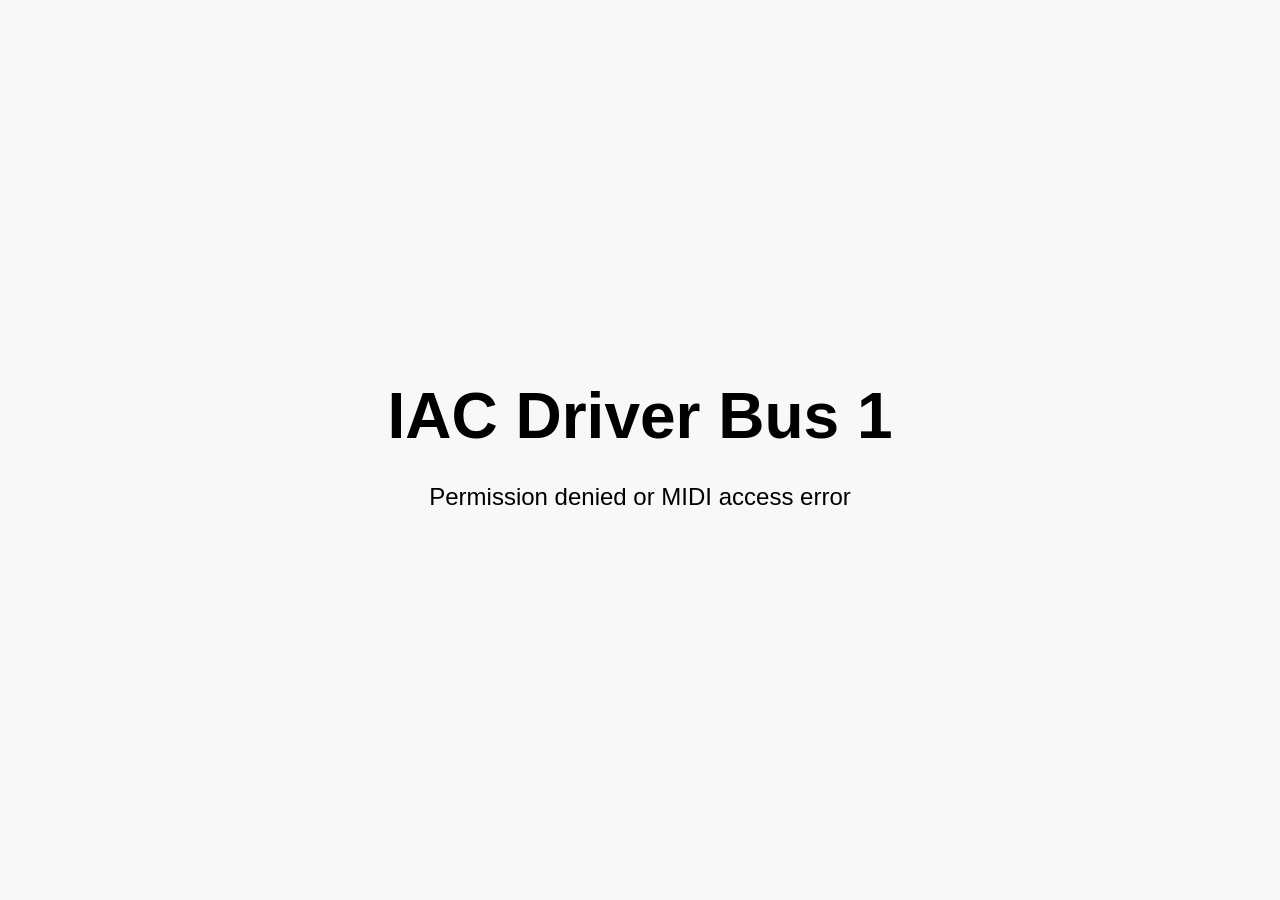
<file: IAC-driver-test/index.html>
<!DOCTYPE html>
<html lang="en">
<head>
  <meta charset="UTF-8">
  <meta name="viewport" content="width=device-width, initial-scale=1.0">
  <title>IAC Driver Bus 1 Status</title>
  <style>
    body {
      margin: 0;
      height: 100vh;
      display: flex;
      flex-direction: column;
      align-items: center;
      justify-content: center;
      font-family: -apple-system, BlinkMacSystemFont, sans-serif;
      transition: all 0.8s ease;
      text-align: center;
    }
    h1 { 
      font-size: 4rem; 
      margin: 0 0 20px 0; 
    }
    p { 
      font-size: 1.5rem; 
      max-width: 700px;
      margin: 10px 0;
    }
    .active {
      background-color: #006600;
      color: white;
    }
    .inactive {
      background-color: #f8f8f8;
      color: black;
    }
    .small {
      font-size: 1rem;
      opacity: 0.7;
      margin-top: 30px;
    }
  </style>
</head>
<body class="inactive">
  <h1 id="title">IAC Driver Bus 1</h1>
  <p id="status">Requesting MIDI access...</p>

  <script>
    let checkInterval;

    async function checkIAC() {
      const body = document.body;
      const title = document.getElementById('title');
      const status = document.getElementById('status');
      const lastChecked = document.getElementById('lastChecked');

      if (!navigator.requestMIDIAccess) {
        status.textContent = "Web MIDI API not supported in this browser";
        return;
      }

      try {
        const midi = await navigator.requestMIDIAccess({ sysex: false });

        let found = false;

        // Check both inputs and outputs for "IAC Driver Bus 1"
        midi.outputs.forEach(port => {
          if (port.name.includes("IAC Driver Bus 1")) found = true;
        });

        midi.inputs.forEach(port => {
          if (port.name.includes("IAC Driver Bus 1")) found = true;
        });

        const now = new Date().toLocaleTimeString();

        if (found) {
          body.classList.remove('inactive');
          body.classList.add('active');
          title.textContent = "ACTIVE";
          status.textContent = "IAC Driver Bus 1 is enabled and available ✓";
        } else {
          body.classList.remove('active');
          body.classList.add('inactive');
          title.textContent = "INACTIVE";
          status.textContent = "IAC Driver Bus 1 is not active";
        }

      } catch (err) {
        status.textContent = "Permission denied or MIDI access error";
        console.error(err);
      }
    }

    // Initial check
    window.onload = () => {
      checkIAC();
      
      // Check every 5 seconds
      checkInterval = setInterval(checkIAC, 5000);
    };
  </script>
</body>
</html>
</file>
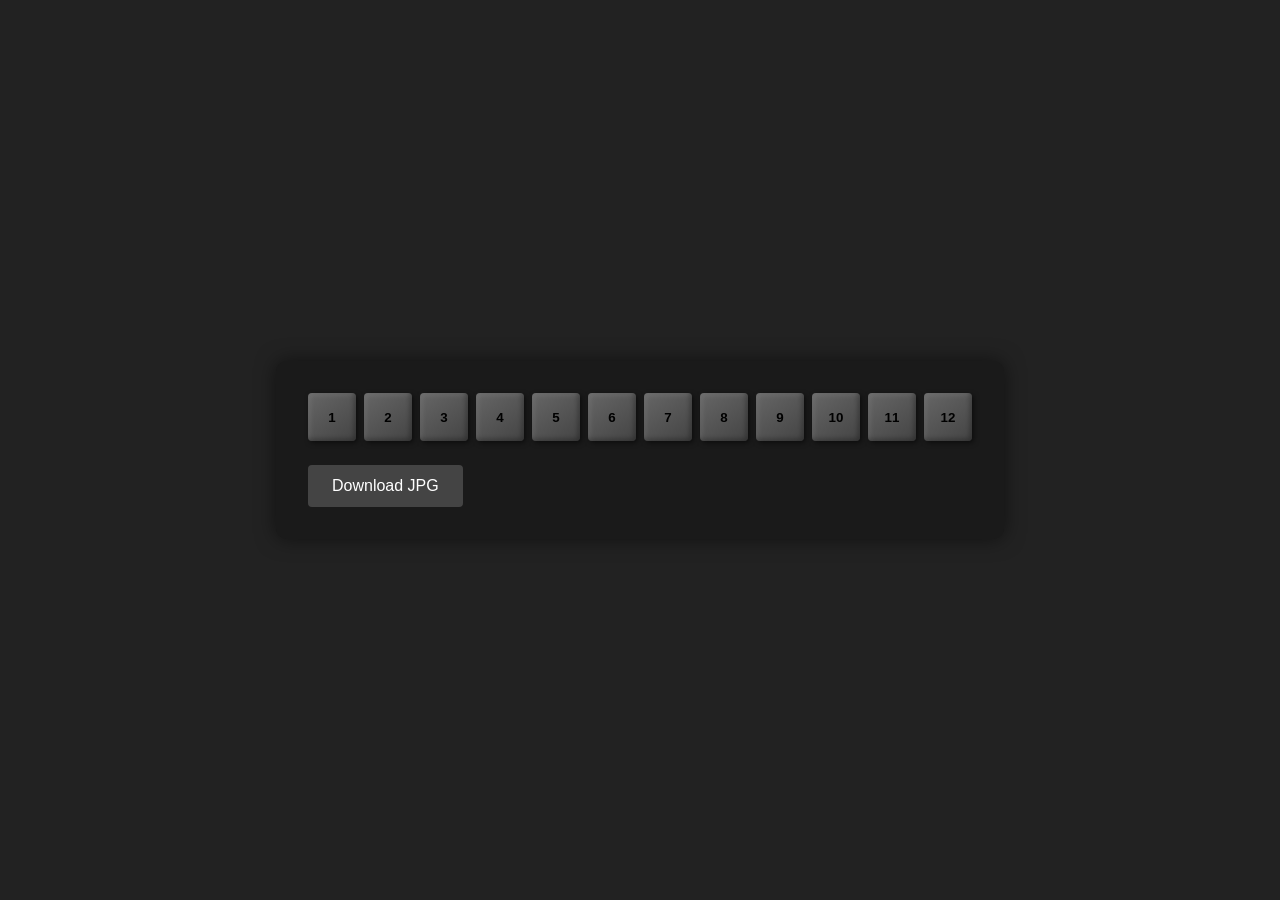
<file: mics/index.html>
<!DOCTYPE html>
<html>
<head>
    <title>Audio Mixer Channel Buttons</title>
    <style>
        body {
            background: #222;
            display: flex;
            flex-direction: column;
            align-items: center;
            justify-content: center;
            min-height: 100vh;
            margin: 0;
            font-family: Arial, sans-serif;
        }

        .mixer-panel {
            background: #1a1a1a;
            padding: 2rem;
            border-radius: 10px;
            box-shadow: 0 0 20px rgba(0,0,0,0.5);
        }

        .button-row {
            display: grid;
            grid-template-columns: repeat(12, 1fr);
            gap: 0.5rem;
            margin-bottom: 1.5rem;
        }

        .channel-button {
            width: 3rem;
            height: 3rem;
            border: none;
            border-radius: 4px;
            font-weight: bold;
            cursor: pointer;
            position: relative;
            transition: all 0.1s ease;
            background: linear-gradient(145deg, #666, #444);
            color: #000;
            box-shadow: 
                2px 2px 5px rgba(0,0,0,0.5),
                inset -2px -2px 5px rgba(0,0,0,0.3),
                inset 2px 2px 5px rgba(255,255,255,0.1);
        }

        .channel-button.active {
            background: linear-gradient(145deg, #ffb700, #ff9500);
            box-shadow: 
                2px 2px 5px rgba(0,0,0,0.5),
                inset -2px -2px 5px rgba(0,0,0,0.2),
                inset 2px 2px 5px rgba(255,255,255,0.3);
        }

        .channel-button:active {
            transform: translateY(1px);
        }

        .download-button {
            background: #444;
            color: white;
            border: none;
            padding: 0.75rem 1.5rem;
            border-radius: 4px;
            cursor: pointer;
            font-size: 1rem;
            transition: background 0.2s;
        }

        .download-button:hover {
            background: #555;
        }

        .download-button:active {
            transform: translateY(1px);
        }

        #captureCanvas {
            display: none;
        }
    </style>
</head>
<body>
    <div class="mixer-panel">
        <div class="button-row" id="buttonRow"></div>
        <button class="download-button" onclick="downloadConfig()">Download JPG</button>
    </div>
    <canvas id="captureCanvas"></canvas>

    <script>
        const buttonRow = document.getElementById('buttonRow');
        
        // Create 12 buttons
        for (let i = 1; i <= 12; i++) {
            const button = document.createElement('button');
            button.className = 'channel-button';
            button.textContent = i;
            button.addEventListener('click', function() {
                this.classList.toggle('active');
            });
            buttonRow.appendChild(button);
        }

        function downloadConfig() {
            const canvas = document.getElementById('captureCanvas');
            const ctx = canvas.getContext('2d');
            
            // Set canvas size (doubled for better resolution)
            canvas.width = 1300;  // Increased from 1200
            canvas.height = 200;
            
            // Scale everything up by 2 for higher resolution
            ctx.scale(2, 2);
            
            // Fill background
            ctx.fillStyle = '#1a1a1a';
            ctx.fillRect(0, 0, 700, 100);  // Increased from 600
            
            const buttons = document.querySelectorAll('.channel-button');
            const buttonWidth = 40;
            const buttonSpacing = 10;
            const startX = 30;
            const startY = 30;
            
            buttons.forEach((btn, index) => {
                const x = startX + (buttonWidth + buttonSpacing) * index;
                const isActive = btn.classList.contains('active');
                
                // Draw button background with gradient
                const gradient = ctx.createLinearGradient(x, startY, x + buttonWidth, startY + buttonWidth);
                if (isActive) {
                    gradient.addColorStop(0, '#ffb700');
                    gradient.addColorStop(1, '#ff9500');
                } else {
                    gradient.addColorStop(0, '#666');
                    gradient.addColorStop(1, '#444');
                }
                
                ctx.fillStyle = gradient;
                ctx.shadowColor = 'rgba(0, 0, 0, 0.5)';
                ctx.shadowBlur = 5;
                ctx.shadowOffsetX = 2;
                ctx.shadowOffsetY = 2;
                
                // Draw rounded rectangle
                ctx.beginPath();
                ctx.roundRect(x, startY, buttonWidth, buttonWidth, 4);
                ctx.fill();
                
                // Reset shadow for text
                ctx.shadowColor = 'transparent';
                
                // Draw button number
                ctx.fillStyle = '#000';
                ctx.font = 'bold 16px Arial';
                ctx.textAlign = 'center';
                ctx.textBaseline = 'middle';
                ctx.fillText(index + 1, x + buttonWidth/2, startY + buttonWidth/2);
            });
            
            // Convert canvas to jpg and download
            const link = document.createElement('a');
            link.download = 'microphones.jpg';
            link.href = canvas.toDataURL('image/jpeg', 1.0);
            link.click();
        }
    </script>
</body>
</html>
</file>
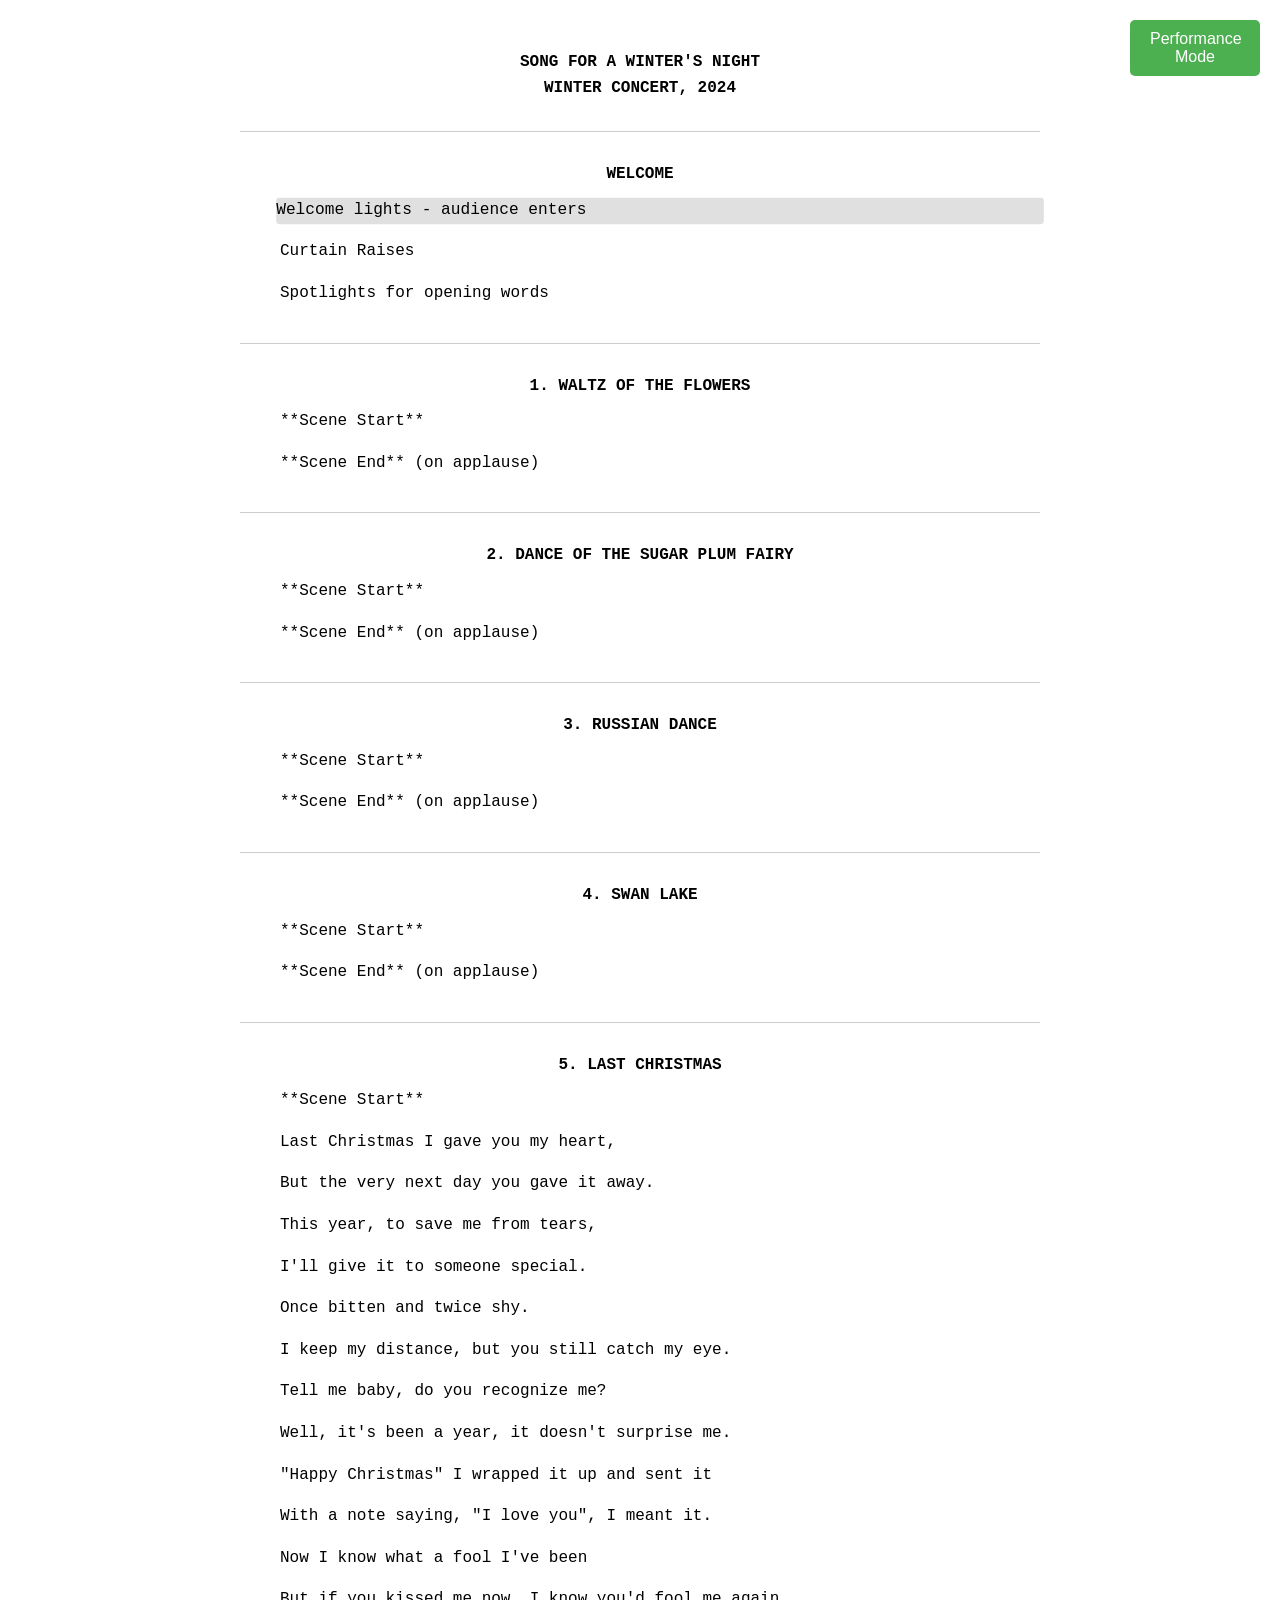
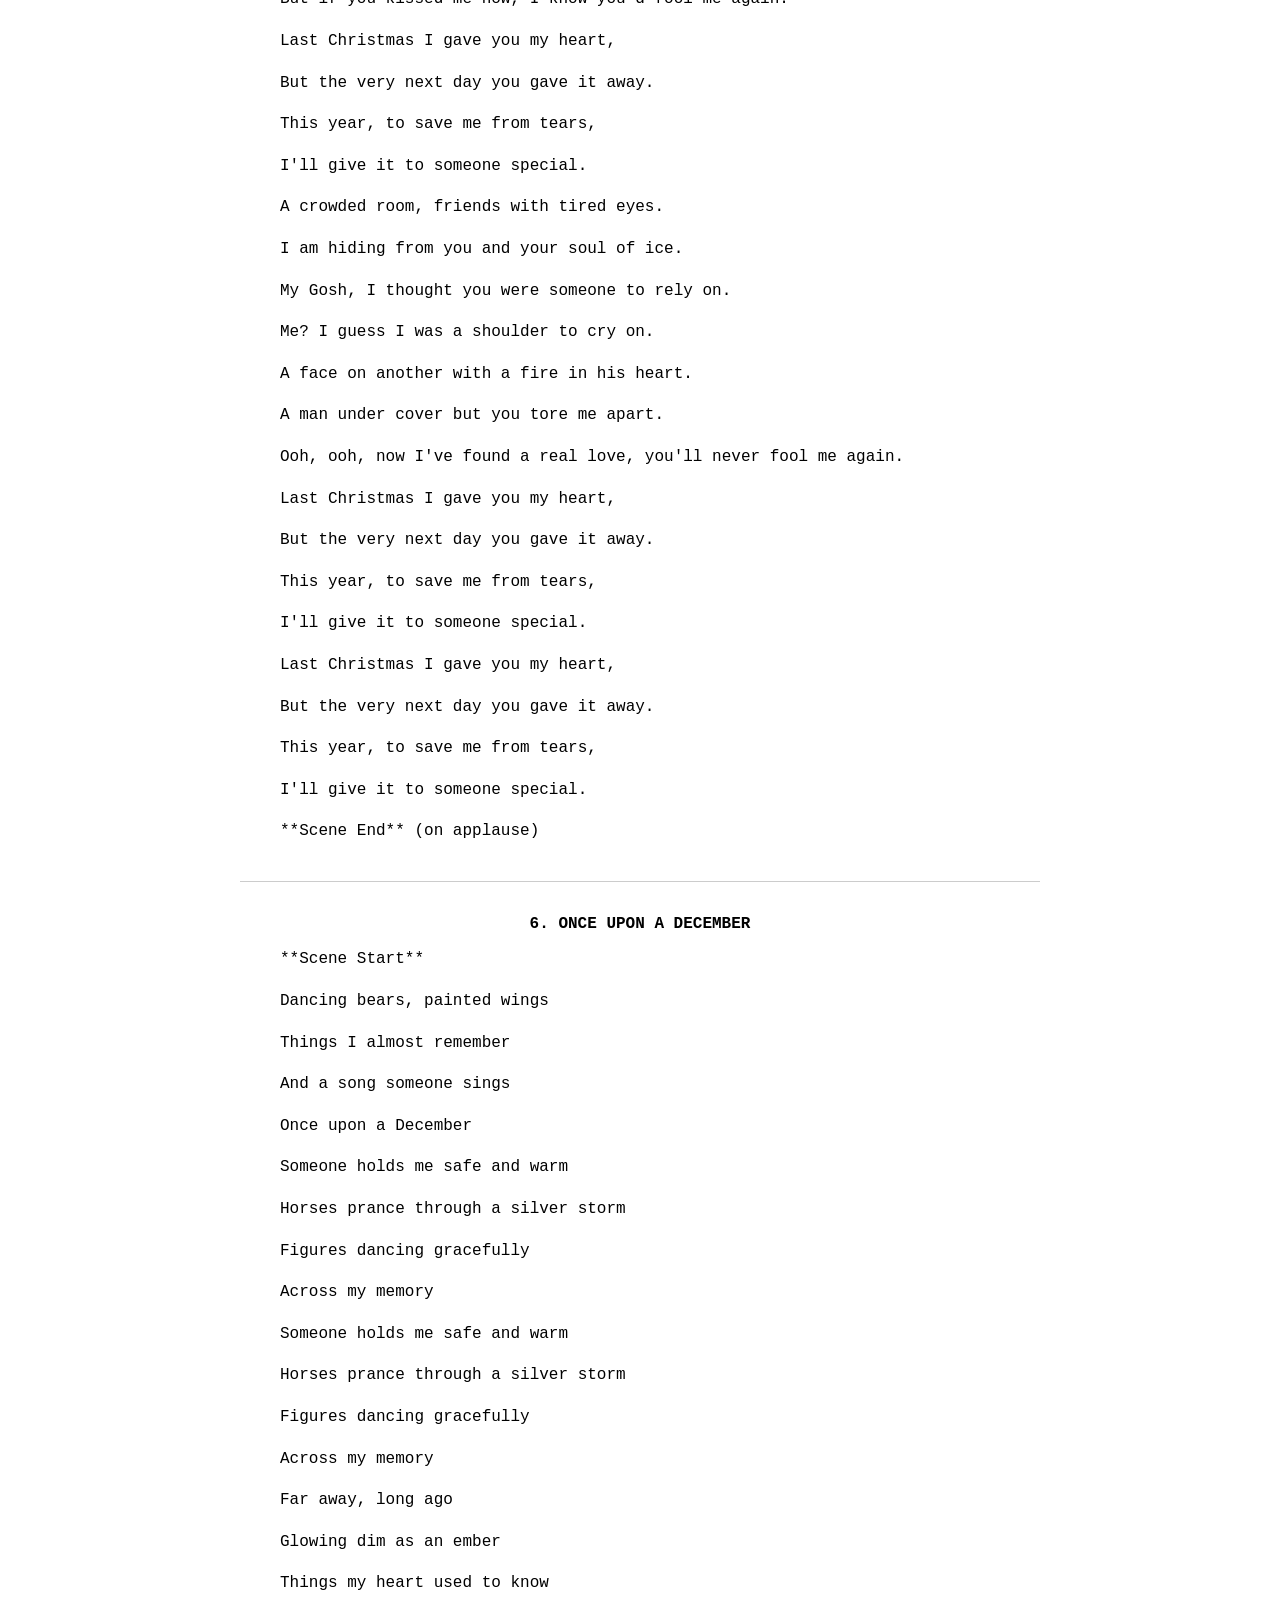
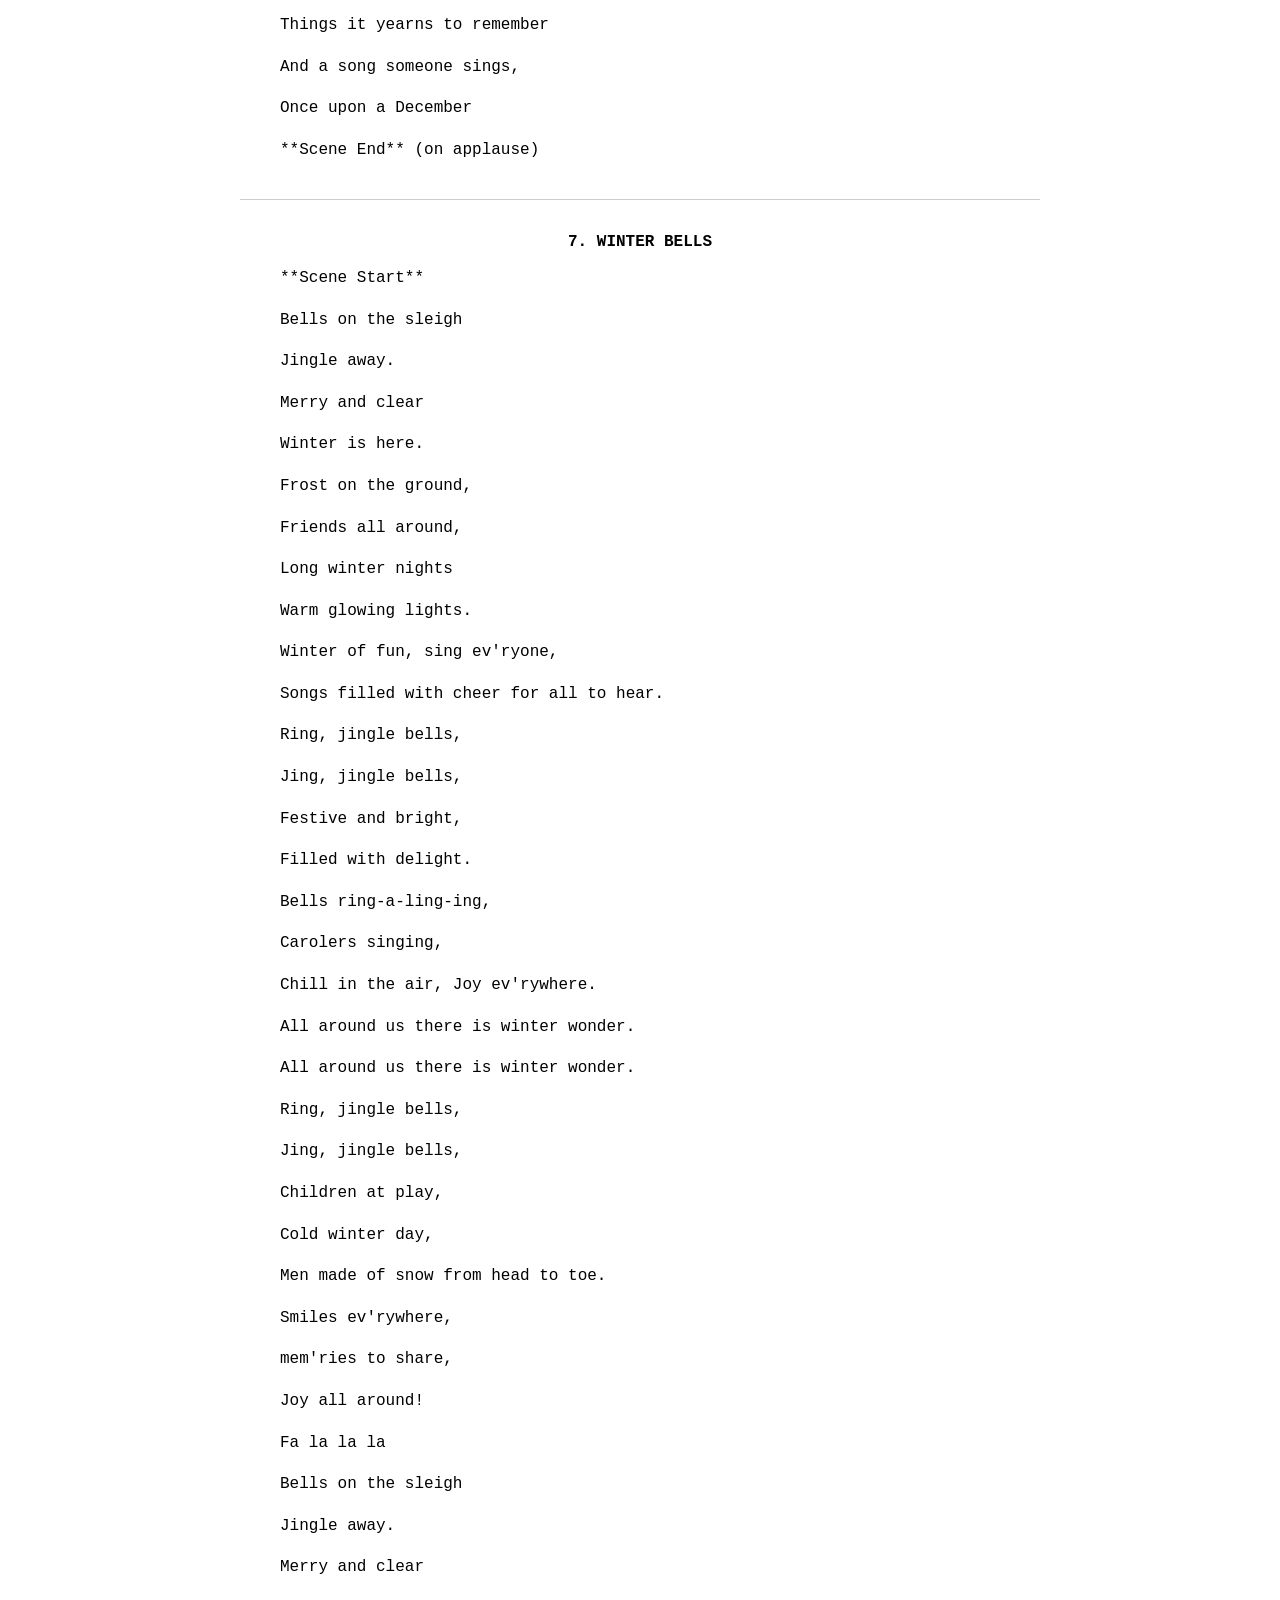
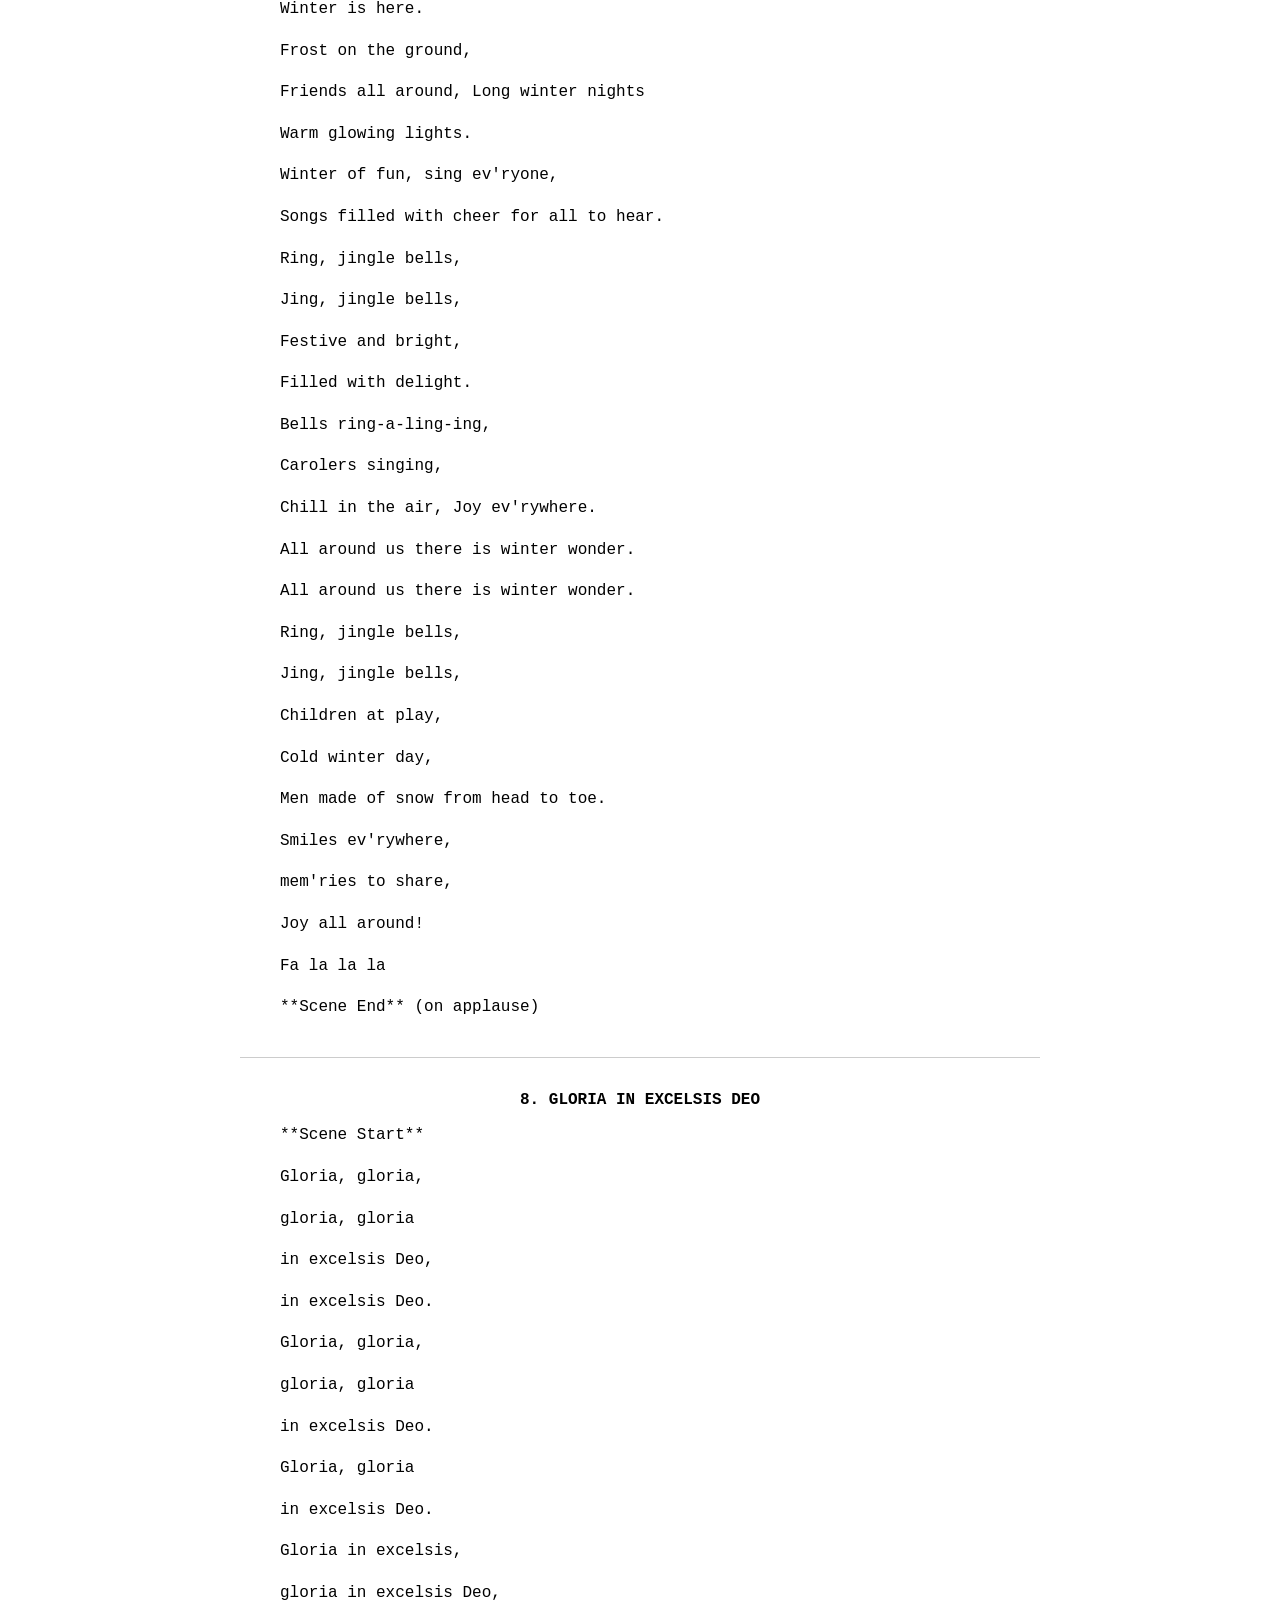
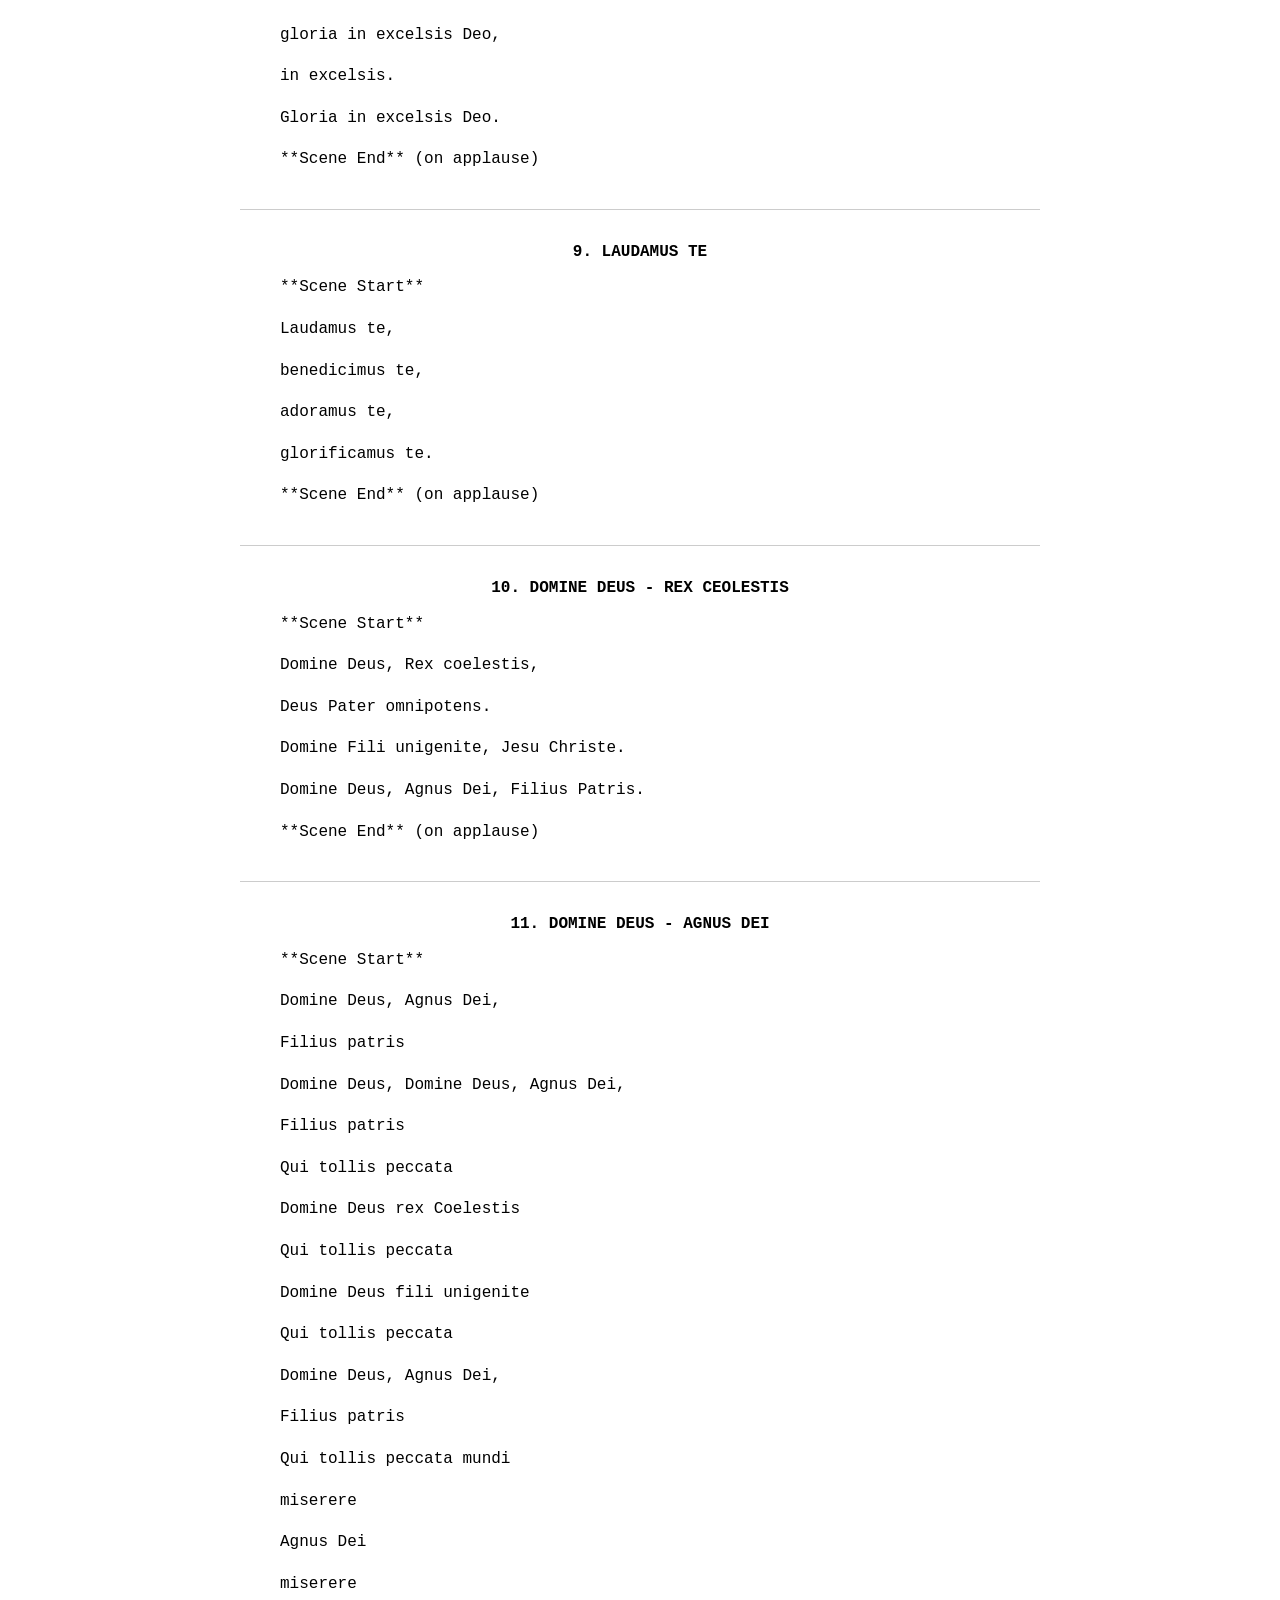
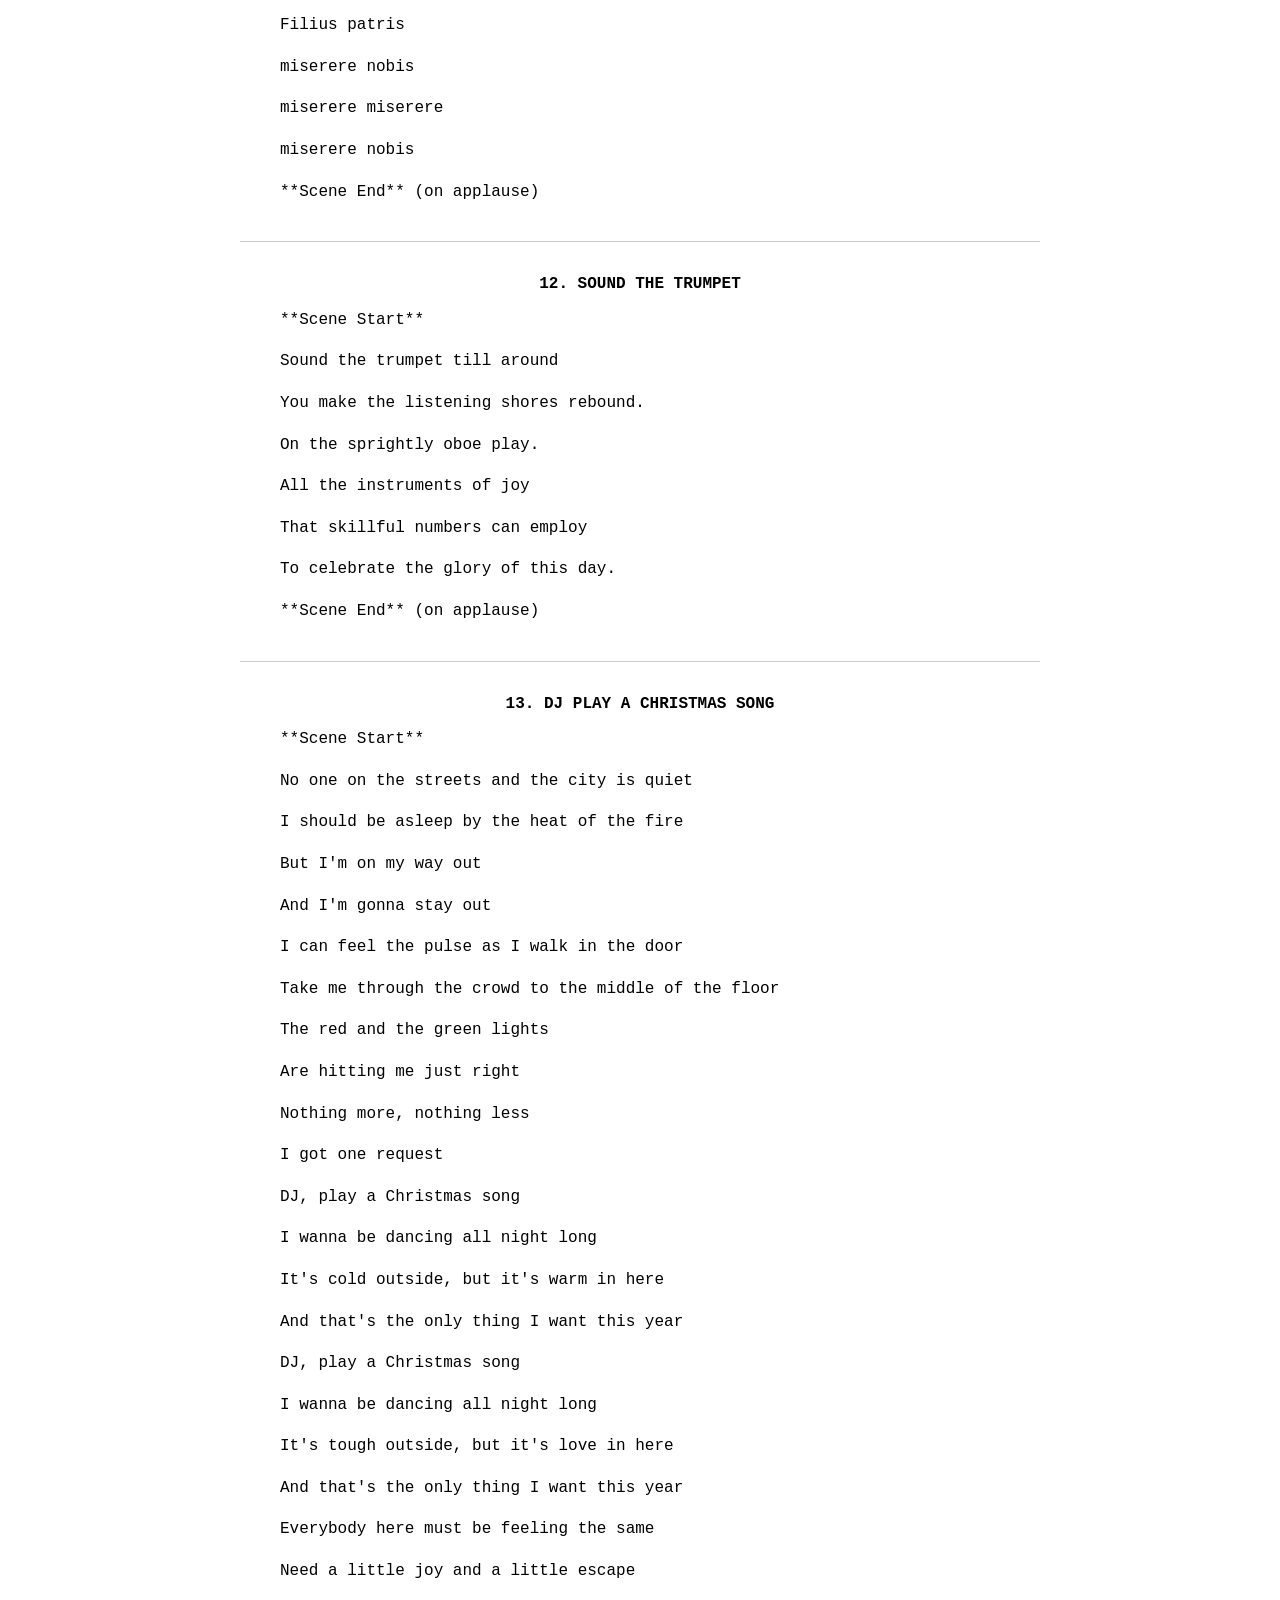
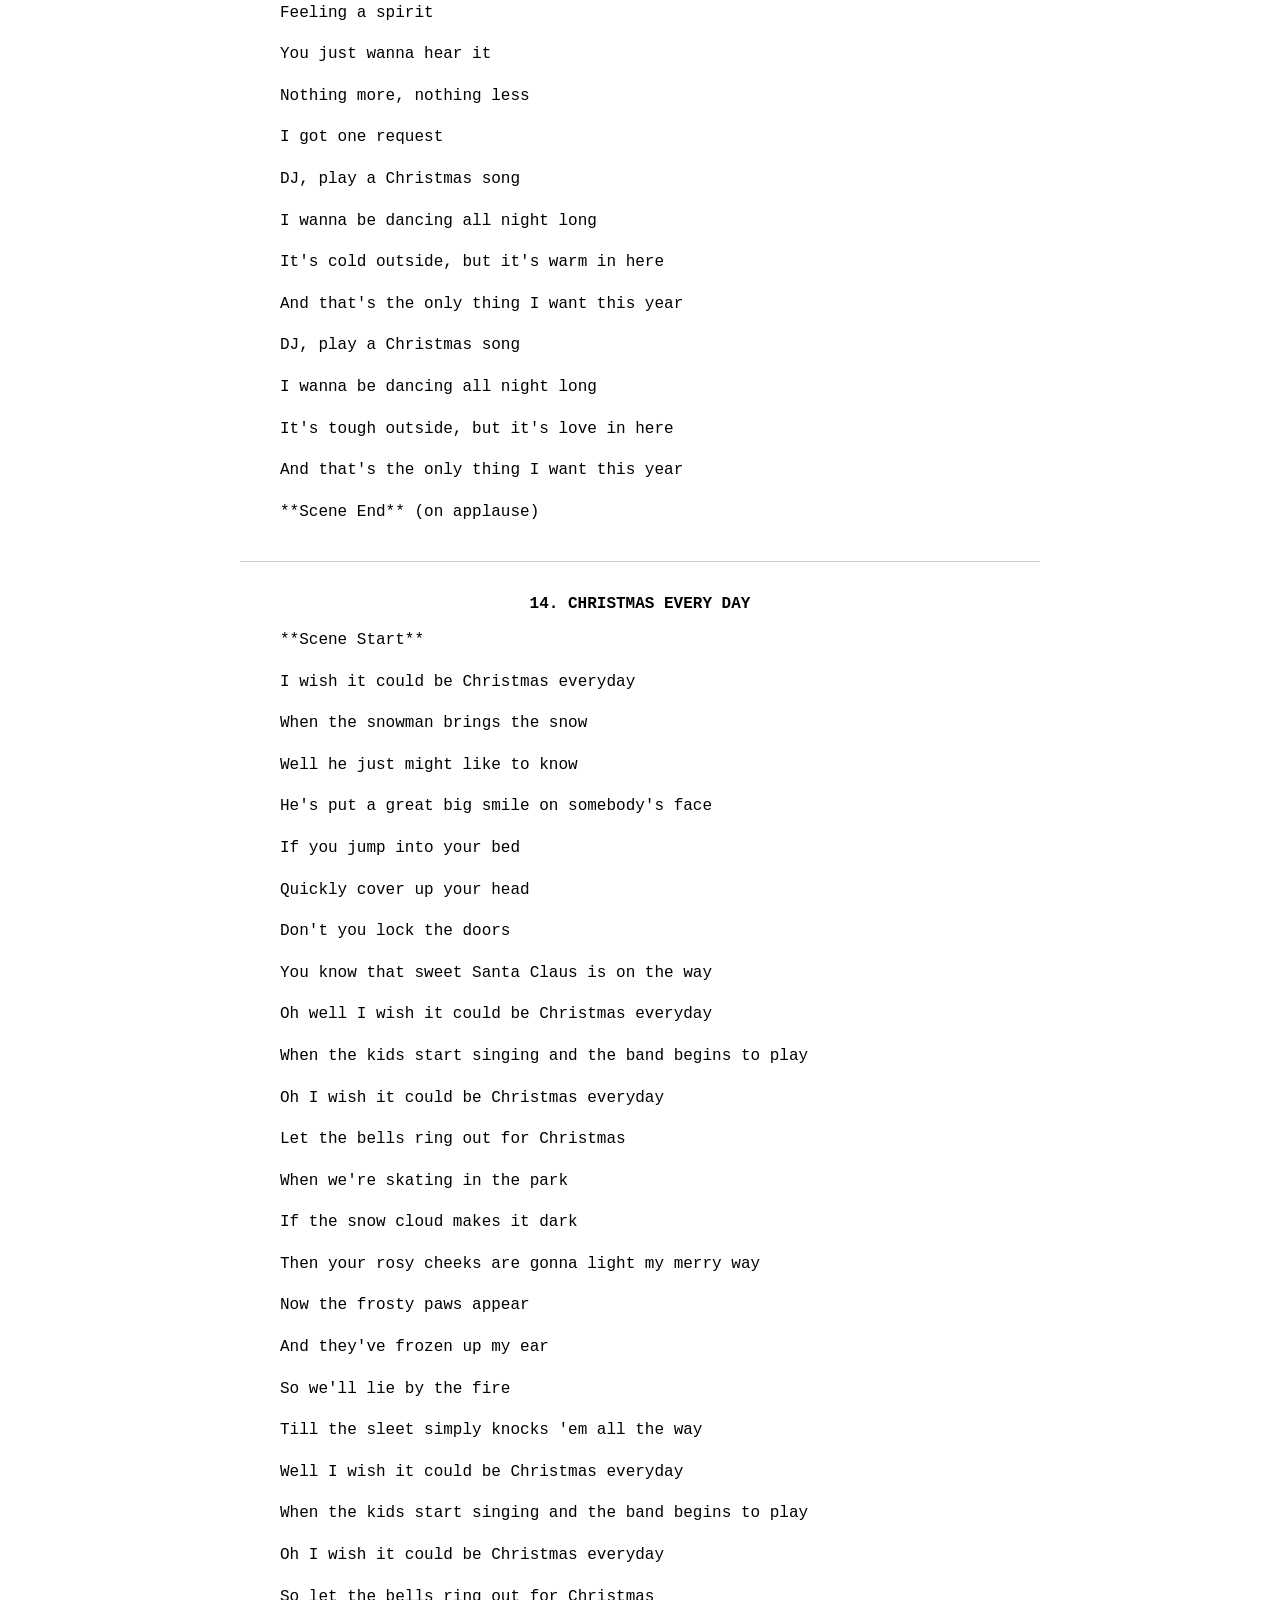
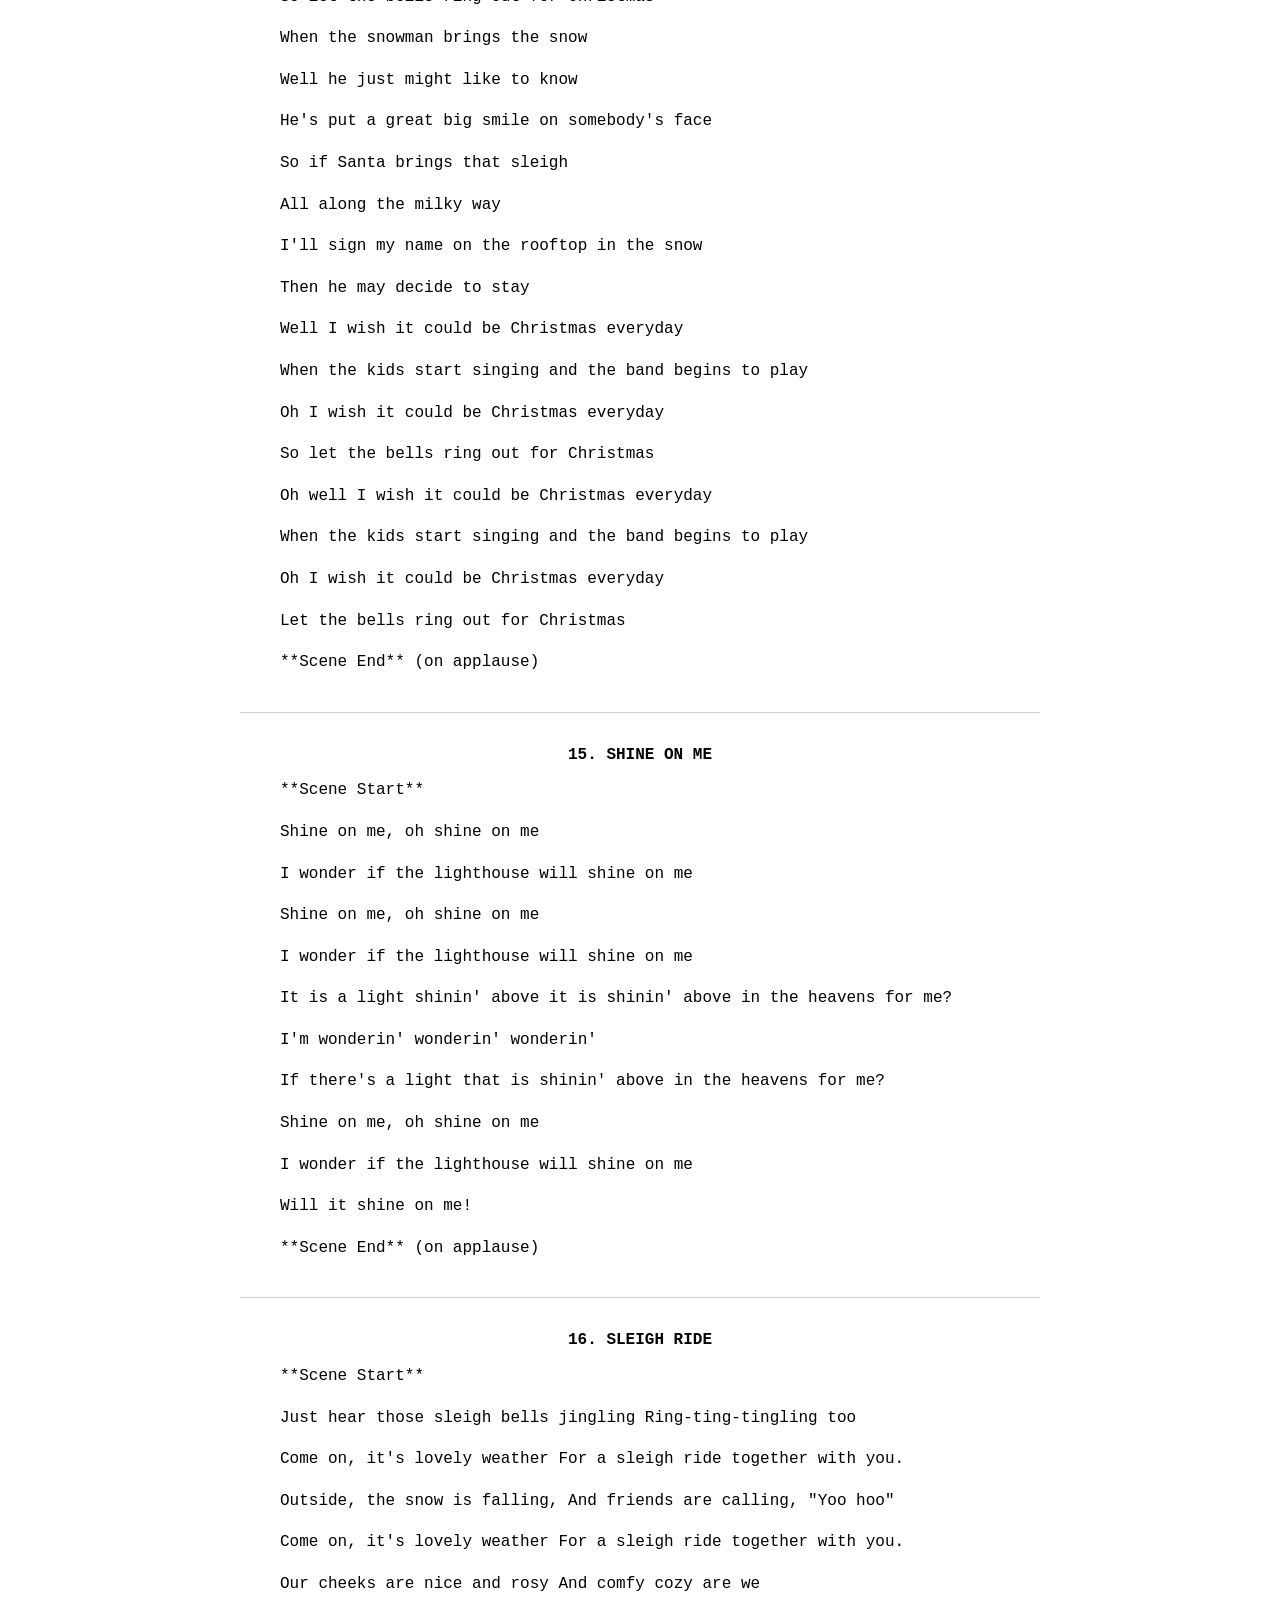
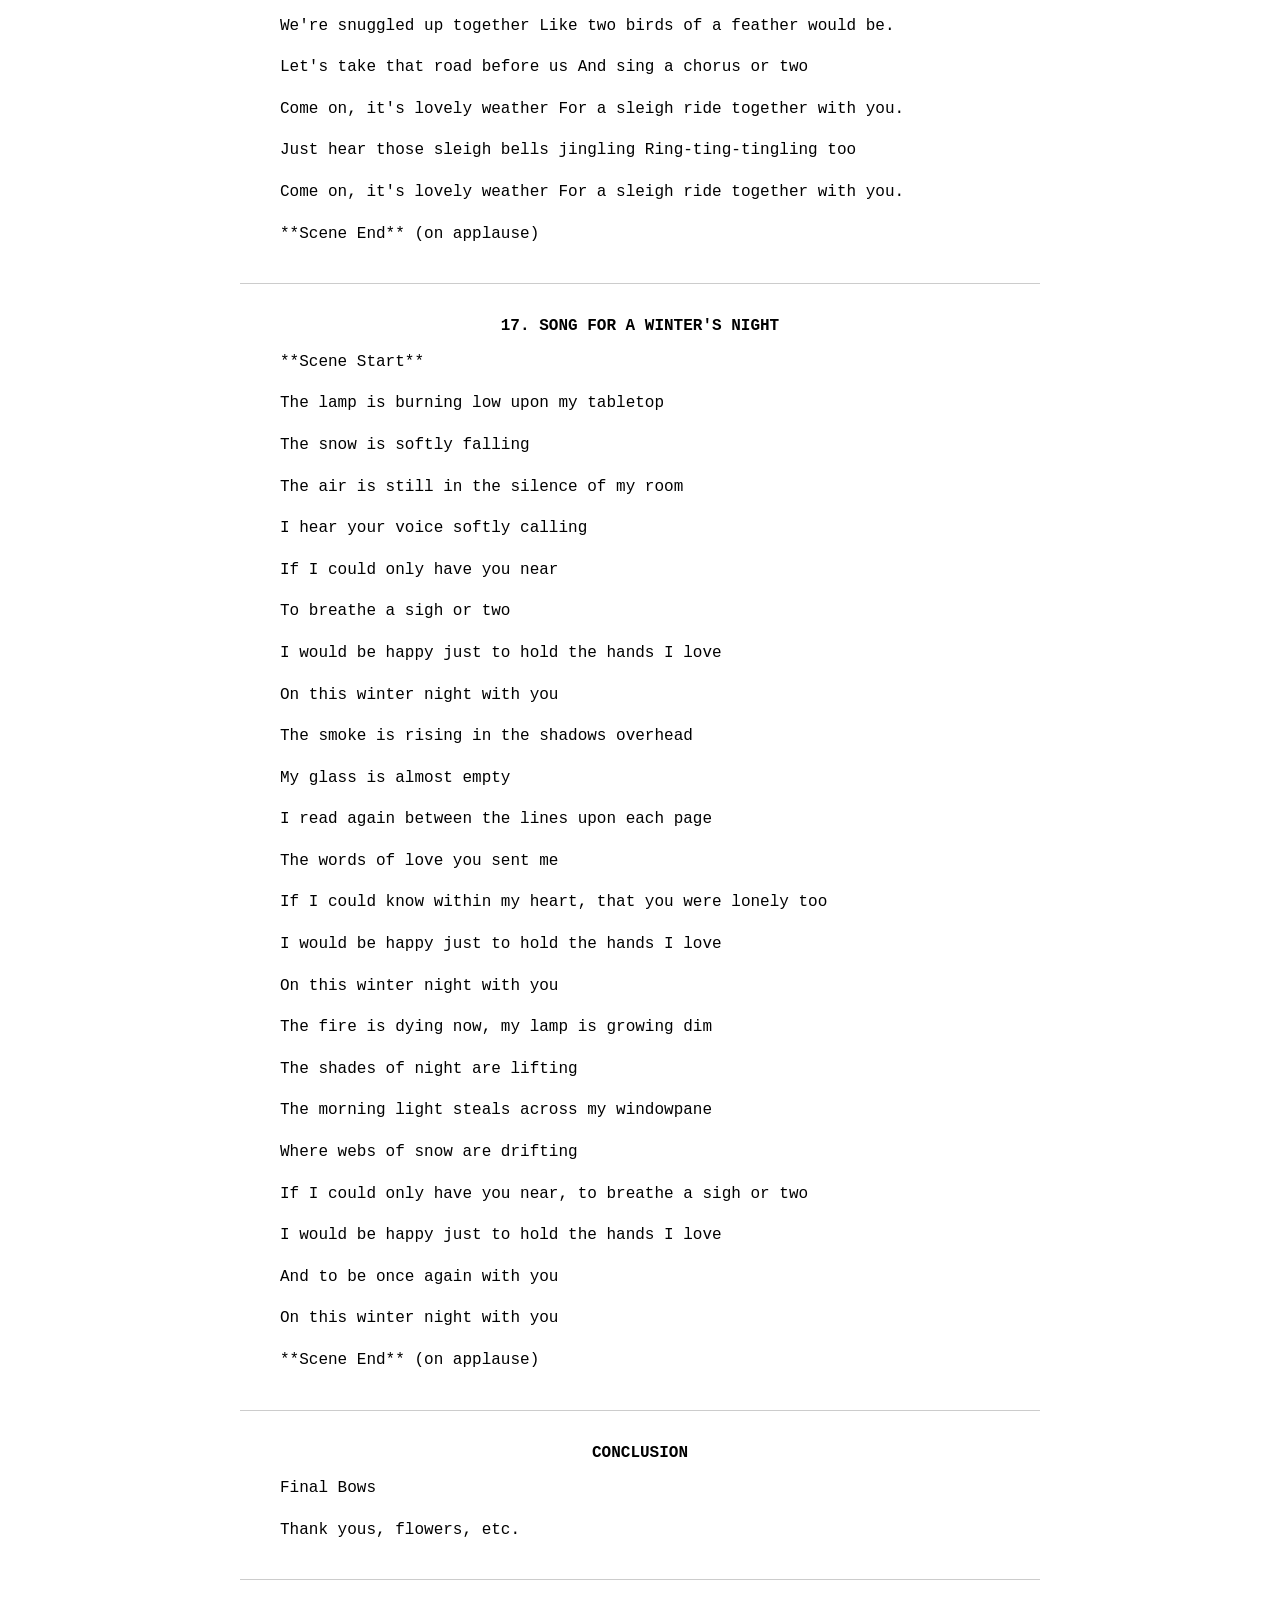
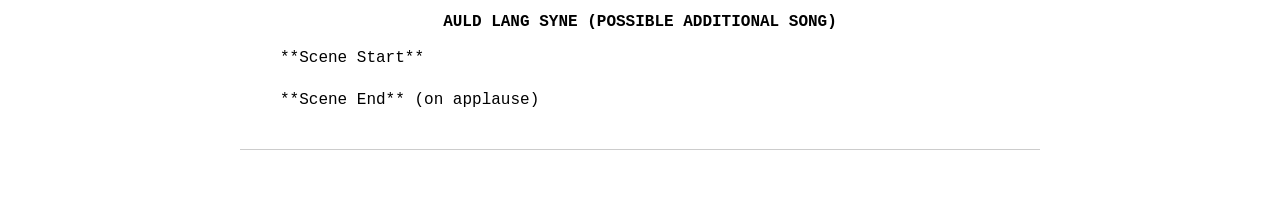
<file: subtitles/index.html>
<!DOCTYPE html>
<html lang="en">
<head>
    <meta charset="UTF-8">
    <meta name="viewport" content="width=device-width, initial-scale=1.0">
    <title>Subtitle Control</title>
    <style>
        body {
            font-family: 'Courier New', Courier, monospace; /* Changed font to Courier */
            line-height: 1.6; /* Better readability */
            margin: 0;
            padding: 20px;
            max-width: 800px;
            margin: 0 auto; /* Centered content */
        }

        .scene {
            margin-bottom: 30px; /* Space between scenes */
            border-bottom: 1px solid #ccc; /* Scene divider */
            padding-bottom: 20px;
        }

        .scene-heading {
            font-weight: bold;
            text-transform: uppercase; /* Uppercase for scene headings */
            text-align: center; /* Center alignment */
            margin-top: 30px; /* Increased spacing */
            margin-bottom: 10px; /* Spacing below */
        }

        .character {
            margin-left: 20px; /* Indentation for character names */
            margin-bottom: 0;
            color: #444; /* Darker color for names */
            font-weight: bold; /* Bold for emphasis */
        }

        .dialogue {
            margin-left: 40px; /* Indentation for dialogue */
            margin-top: 5px;
            cursor: pointer; /* Pointer cursor on hover */
            transition: background-color 0.3s; /* Smooth background transition */
        }

        .dialogue.flash {
            animation: flashYellow 0.25s; /* Flash effect for dialogue */
        }

        .dialogue.selected,
        .dialogue:hover {
            background-color: #e0e0e0; /* Highlight on hover */
            border-radius: 3px; /* Rounded corners */
            transform: scale(1.01); /* Slight scale effect */
        }

        .action {
            margin-bottom: 10px; /* Space for action lines */
            font-style: italic; /* Italics for actions */
        }

        .transition {
            text-align: right; /* Right alignment for transitions */
            font-style: italic; /* Italics for transitions */
        }

        @keyframes flashYellow {
            0% { background-color: transparent; }
            50% { background-color: yellow; }
            100% { background-color: transparent; }
        }

        #controlsContainer {
            position: fixed;
            top: 20px;
            right: 20px;
            display: flex;
            flex-direction: column;
            gap: 10px;
            z-index: 1000;
            width: 130px;
        }

        #modeToggle {
            padding: 10px 20px;
            background-color: #4CAF50; /* Green for default */
            color: white;
            border: none;
            border-radius: 5px;
            cursor: pointer;
            font-size: 16px;
        }

        #modeToggle.programming {
            background-color: #2196F3; /* Blue for programming mode */
        }
    </style>
</head>
<body>
    <div id="controlsContainer">
        <button id="modeToggle">Performance Mode</button>
    </div>
    <div id="scriptContainer"></div>

    <script src="script.js"></script>
    <script>
        let currentSelectedIndex = -1;
        let dialogueLines;
        let midiOutput = null;
        let isProgrammingMode = false;

        // Initialize MIDI
        if (navigator.requestMIDIAccess) {
            navigator.requestMIDIAccess()
                .then(onMIDISuccess, onMIDIFailure);
        }

        function onMIDISuccess(midiAccess) {
            for (let output of midiAccess.outputs.values()) {
                if (output.name === 'IAC Driver Bus 1') {
                    midiOutput = output;
                    break;
                }
            }
        }

        function onMIDIFailure() {
            console.log('Could not access your MIDI devices.');
        }

        function selectLine(index, scrollIntoView = false) {
            if (!dialogueLines) return;
            
            if (index >= dialogueLines.length || index < 0) return;
            
            dialogueLines.forEach(line => line.classList.remove('selected'));
            
            currentSelectedIndex = index;
            dialogueLines[currentSelectedIndex].classList.add('selected');
            
            if (scrollIntoView) {
                dialogueLines[currentSelectedIndex].scrollIntoView({ behavior: 'smooth', block: 'center' });
            }
        }

        function sendMIDISignal(dialogueElement) {
            if (!midiOutput) return;

            const midiData = JSON.parse(dialogueElement.getAttribute('data-midi'));

            if (!isProgrammingMode) {
                // Send the first MIDI signal with a delay
                midiOutput.send([0x90 | 0, 0, 1]); // Channel 1, note 0, velocity 1
            }

            // Introduce a small delay before sending the second signal
            setTimeout(() => {
                midiOutput.send([0x90 | (midiData.channel - 1), midiData.note, midiData.velocity]);
            }, 1);
        }

        function sendControlSignal(velocity) {
            if (!midiOutput) return;
            midiOutput.send([0x90 | 0, 0, velocity]); // Channel 1, note 0, specified velocity
        }

        function stopAllSubtitles() {
            sendControlSignal(1);
        }

        // Handle clicks outside of dialogue
        document.addEventListener('click', function(e) {
            if (!e.target.closest('.dialogue')) {
                stopAllSubtitles();
            }
        });

        document.addEventListener('keydown', function(e) {
            if (e.key === 'ArrowUp') {
                e.preventDefault();
                selectLine(currentSelectedIndex - 1, true);
            } else if (e.key === 'ArrowDown') {
                e.preventDefault();
                selectLine(currentSelectedIndex + 1, true);
            } else if (e.key === ' ' && currentSelectedIndex !== -1) {
                e.preventDefault();
                dialogueLines[currentSelectedIndex].click();
            } else if (e.key === 'Escape') {
                stopAllSubtitles();
            }
        });

        document.addEventListener('DOMContentLoaded', function() {
            const container = document.getElementById('scriptContainer');
            container.innerHTML = scriptContent;

            dialogueLines = container.querySelectorAll('.dialogue');

            dialogueLines.forEach((line, index) => {
                line.addEventListener('click', function(e) {
                    e.stopPropagation(); // Prevent click from bubbling to document
                    this.classList.add('flash');
                    setTimeout(() => this.classList.remove('flash'), 250);
                    sendMIDISignal(this);
                });
                
                line.addEventListener('mouseenter', function() {
                    selectLine(index, false);
                });
            });

            if (dialogueLines.length > 0) {
                selectLine(0, false);
            }

            // Mode Toggle with Password
            const modeToggle = document.getElementById('modeToggle');
            modeToggle.addEventListener('click', function() {
                const password = prompt("Please enter the password to switch modes:");
                if (password === "12345") {
                    isProgrammingMode = !isProgrammingMode;
                    this.classList.toggle('programming');
                    this.textContent = isProgrammingMode ? 'Programming Mode' : 'Performance Mode';
                } else if (password !== null) {
                    alert("Incorrect password");
                }
            });
        });
    </script>
</body>
</html>
</file>
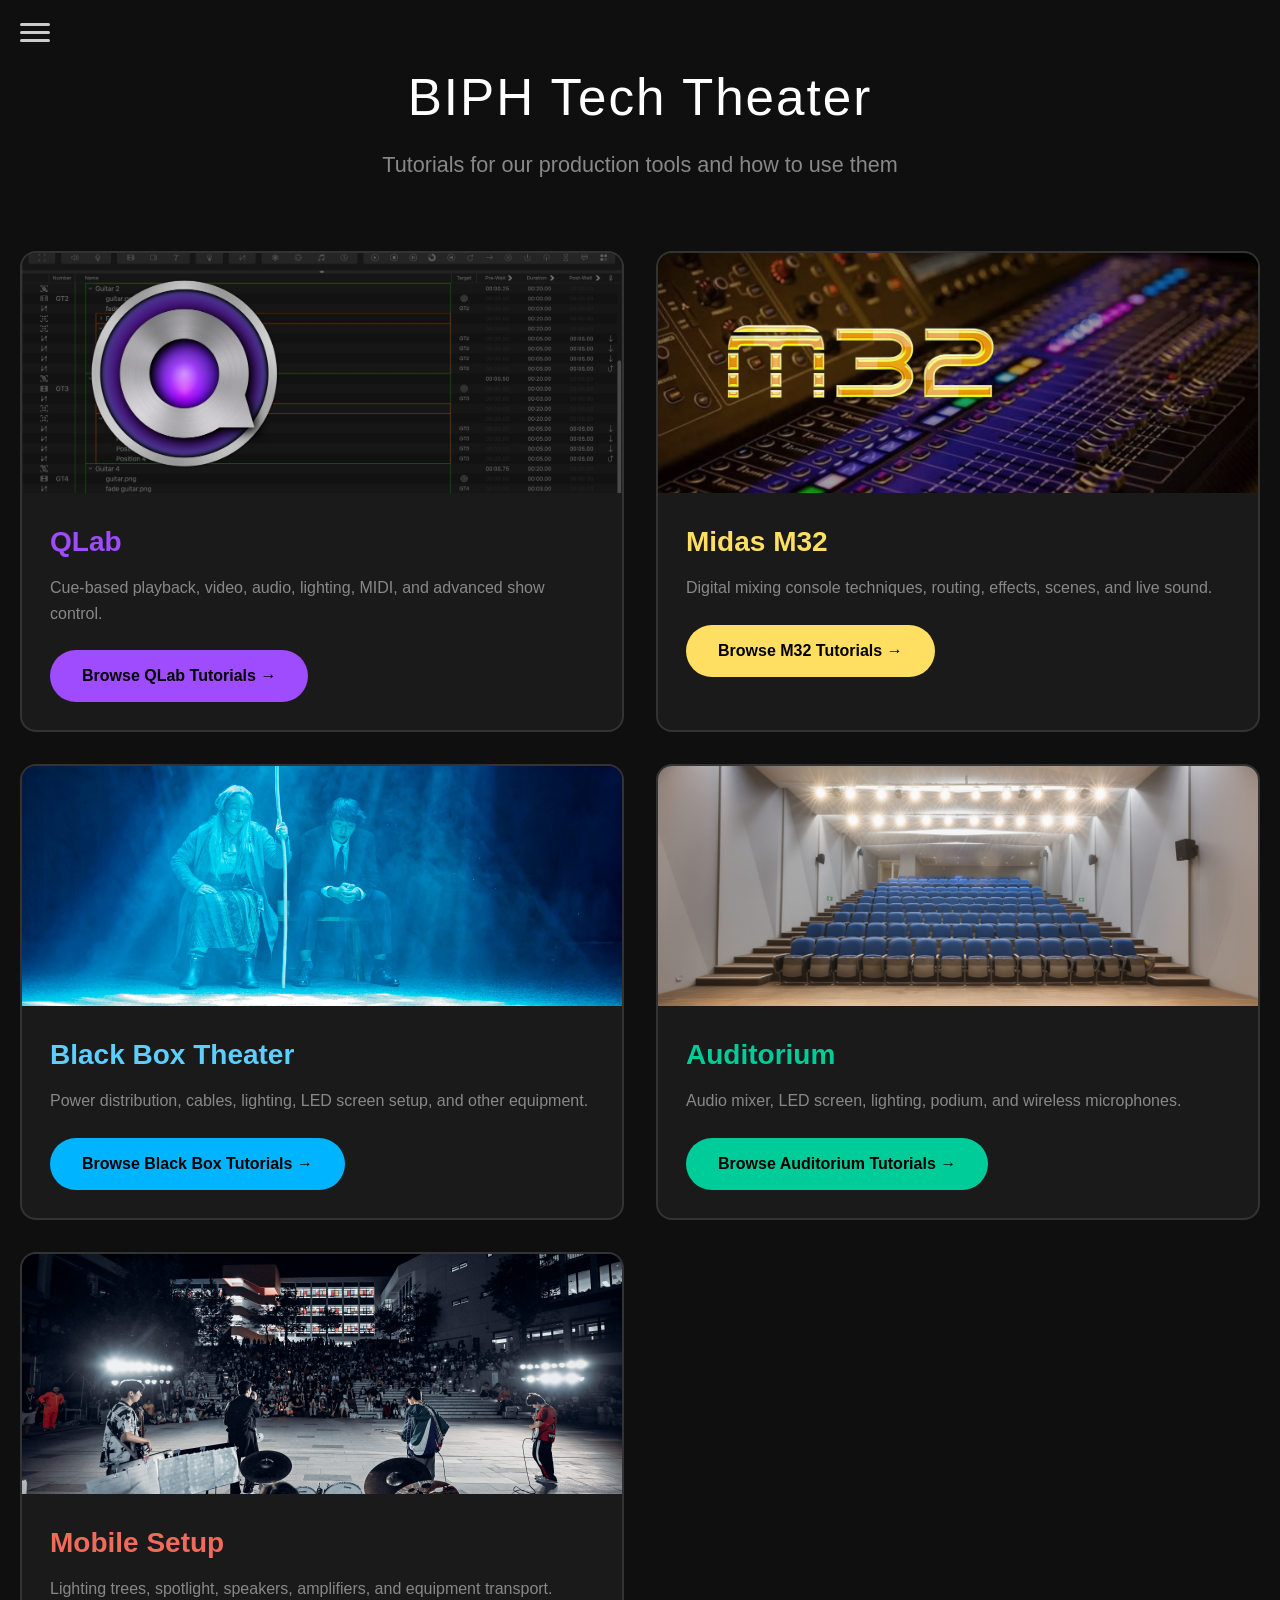
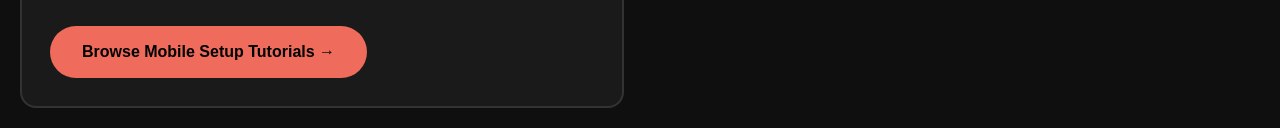
<file: tutorials/index.html>
<!DOCTYPE html>
<html lang="en">
<head>
    <meta charset="UTF-8">
    <meta name="viewport" content="width=device-width, initial-scale=1.0">
    <title>BIPH Tech Theater • Tutorials</title>
    <link rel="icon" href="../icons/BGicon.png">
    <link rel="stylesheet" href="common-styles.css">
    
    <style>
        :root {
            --bg: #0f0f0f;
            --card: #1a1a1a;
            --text: #eeeeee;
            --muted: #888888;
            --border: #333333;
        }
        
        body {
            background-color: var(--bg);
            color: var(--text);
        }

        .main-header {
            text-align: center;
            margin-bottom: 70px;
            padding-top: 40px;
        }

        .main-title {
            font-size: 3.2rem;
            font-weight: 200;
            letter-spacing: 2px;
            margin-bottom: 12px;
            color: #ffffff;
        }

        .main-subtitle {
            font-size: 1.35rem;
            color: var(--muted);
            max-width: 700px;
            margin: 0 auto;
        }

        .platforms {
            display: grid;
            grid-template-columns: repeat(auto-fit, minmax(420px, 1fr));
            gap: 32px;
            max-width: 1280px;
            margin: 0 auto;
        }

        .platform-card {
            background: var(--card);
            border-radius: 16px;
            overflow: hidden;
            border: 2px solid var(--border);
            transition: all 0.3s ease;
            text-decoration: none;
            color: inherit;
            height: 100%;
        }

        .platform-card:hover {
            /* transform: translateY(-2px); */
            box-shadow: 0 20px 25px -10px rgb(0 0 0 / 0.5);
        }

        /* Hover borders + Button colors per card */
        .qlab-card:hover      { border-color: #9f4bff; }
        .m32-card:hover       { border-color: #ffdf61; }
        .blackbox-card:hover  { border-color: #00b4ff; }
        .auditorium-card:hover{ border-color: #00cc99; }
        .mobile-card:hover    { border-color: #ef6b5c; }

        .platform-header {
            height: 240px;
            display: flex;
            align-items: center;
            justify-content: center;
            overflow: hidden;
        }

        .platform-logo {
            width: 100%;
            height: 100%;
            object-fit: cover;
            transition: transform 0.4s ease;
        }

        .platform-card:hover .platform-logo {
            transform: scale(1.05);
        }

        .platform-content {
            padding: 28px;
        }

        .platform-title {
            font-size: 1.75rem;
            margin-bottom: 12px;
        }

        .platform-desc {
            color: var(--muted);
            line-height: 1.6;
            margin-bottom: 24px;
        }

        .btn {
            display: inline-block;
            padding: 14px 32px;
            font-weight: 600;
            border-radius: 9999px;
            text-decoration: none;
            transition: all 0.2s;
        }

        .btn:hover {
            filter: brightness(1.25);
        }
    </style>
</head>
<body>
    <div id="shared-menu"></div>
    <script src="menu.js"></script>
    <div class="main-header">
        <h1 class="main-title">BIPH Tech Theater</h1>
        <p class="main-subtitle">
            Tutorials for our production tools and how to use them
        </p>
    </div>

    <div class="platforms">
        <!-- QLab -->
        <a href="qlab/" class="platform-card qlab-card">
            <div class="platform-header qlab-header">
                <img src="images/qlab.png" alt="QLab" class="platform-logo">
            </div>
            <div class="platform-content">
                <h2 class="platform-title" style="color: #9f4bff;">QLab</h2>
                <p class="platform-desc">
                    Cue-based playback, video, audio, lighting, MIDI, and advanced show control.
                </p>
                <span class="btn" style="background-color: #9f4bff; color: #000;">Browse QLab Tutorials →</span>
            </div>
        </a>

        <!-- Midas M32 -->
        <a href="m32/" class="platform-card m32-card">
            <div class="platform-header m32-header">
                <img src="images/m32.png" alt="Midas M32" class="platform-logo">
            </div>
            <div class="platform-content">
                <h2 class="platform-title" style="color: #ffdf61;">Midas M32</h2>
                <p class="platform-desc">
                    Digital mixing console techniques, routing, effects, scenes, and live sound.
                </p>
                <span class="btn" style="background-color: #ffdf61; color: #000;">Browse M32 Tutorials →</span>
            </div>
        </a>

        <!-- Black Box Theater -->
        <a href="blackbox/" class="platform-card blackbox-card">
            <div class="platform-header blackbox-header">
                <img src="images/blackbox2.jpg" alt="Black Box" class="platform-logo">
            </div>
            <div class="platform-content">
                <h2 class="platform-title" style="color: #5cceff;">Black Box Theater</h2>
                <p class="platform-desc">
                    Power distribution, cables, lighting, LED screen setup, and other equipment.
                </p>
                <span class="btn" style="background-color: #00b4ff; color: #000;">Browse Black Box Tutorials →</span>
            </div>
        </a>

        <!-- Auditorium -->
        <a href="auditorium/" class="platform-card auditorium-card">
            <div class="platform-header auditorium-header">
                <img src="images/auditorium.png" alt="Auditorium" class="platform-logo">
            </div>
            <div class="platform-content">
                <h2 class="platform-title" style="color: #00cc99;">Auditorium</h2>
                <p class="platform-desc">
                    Audio mixer, LED screen, lighting, podium, and wireless microphones.
                </p>
                <span class="btn" style="background-color: #00cc99; color: #000;">Browse Auditorium Tutorials →</span>
            </div>
        </a>

        <!-- Mobile Setup -->
        <a href="mobile/" class="platform-card mobile-card">
            <div class="platform-header mobile-header">
                <img src="images/mobilesetup.jpg" alt="Mobile Setup" class="platform-logo">
            </div>
            <div class="platform-content">
                <h2 class="platform-title" style="color: #ef6b5c;">Mobile Setup</h2>
                <p class="platform-desc">
                    Lighting trees, spotlight, speakers, amplifiers, and equipment transport.
                </p>
                <span class="btn" style="background-color: #ef6b5c; color: #000;">Browse Mobile Setup Tutorials →</span>
            </div>
        </a>
    </div>
</body>
</html>
</file>
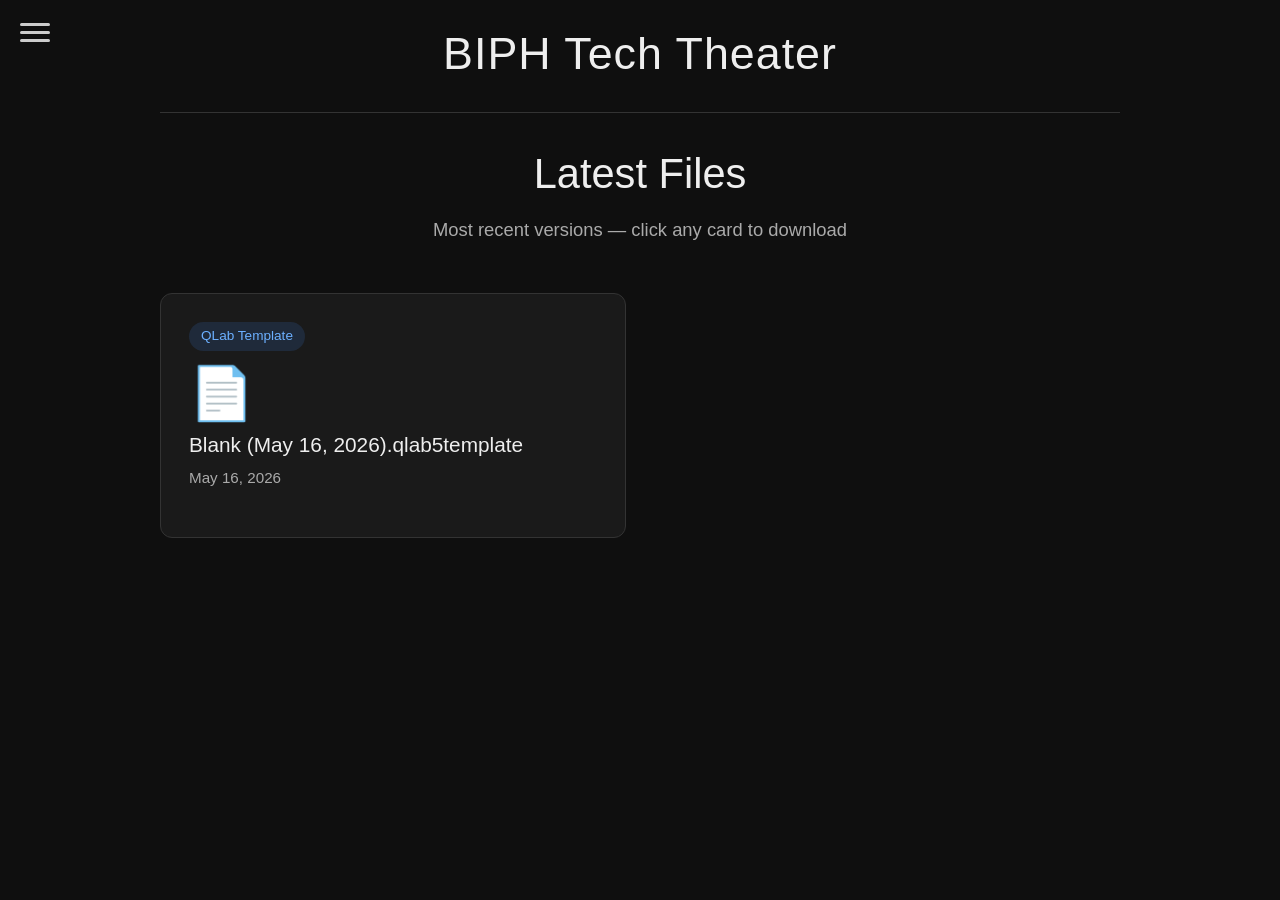
<file: tutorials/latestfiles/index.html>
<!DOCTYPE html>
<html lang="en">
<head>
    <meta charset="UTF-8">
    <meta name="viewport" content="width=device-width, initial-scale=1.0">
    <title>Latest Files</title>
    <link rel="stylesheet" href="../common-styles.css">
    <style>
        :root {
            --bg: #0f0f0f;
            --card: #1a1a1a;
            --border: #333;
            --text: #eee;
            --muted: #aaa;
            --accent: #9f4bff;
        }
        
        body {
            background: var(--bg);
            color: var(--text);
        }

        .container {
            max-width: 960px;
            margin: 0 auto;
        }

        h1 {
            font-size: 2.6rem;
            font-weight: 300;
            text-align: center;
            margin-bottom: 10px;
        }

        .page-description {
            text-align: center;
            color: var(--muted);
            margin-bottom: 50px;
            font-size: 1.15rem;
        }

        .files-grid {
            display: grid;
            grid-template-columns: repeat(auto-fill, minmax(420px, 1fr));
            gap: 28px;
        }

        .file-card {
            background: var(--card);
            border: 1px solid var(--border);
            border-radius: 12px;
            padding: 28px;
            transition: all 0.25s ease;
            cursor: pointer;
            display: flex;
            flex-direction: column;
            text-decoration: none;
            color: inherit;
        }

        .file-card:hover {
            transform: translateY(-6px);
            border-color: var(--accent);
            box-shadow: 0 15px 35px -10px rgba(159, 75, 255, 0.25);
        }

        .category {
            display: inline-block;
            background: #1f2a3a;
            color: #6cb0ff;
            font-size: 0.85rem;
            padding: 4px 12px;
            border-radius: 9999px;
            margin-bottom: 16px;
            align-self: flex-start;
        }

        .file-icon {
            font-size: 52px;
            margin-bottom: 12px;
            line-height: 1;
        }

.file-name {
    font-size: 1.3rem;
    font-weight: 500;
    line-height: 1.35;
    margin-bottom: 8px;
    transition: all 0.2s ease;
    cursor: pointer; 
}


.file-card:hover {
    transform: translateY(-6px);
    border-color: var(--accent);
    box-shadow: 0 15px 35px -10px rgba(159, 75, 255, 0.25);
}


.file-name:hover {
    color: var(--accent);
    text-decoration: underline;
}

        .file-date {
            color: var(--muted);
            font-size: 0.95rem;
            margin-bottom: 20px;
        }

        .file-card:hover .file-name {
            color: var(--accent);
        }
    </style>
</head>
<body>
    <div id="shared-menu"></div>
    <script src="../menu.js"></script>

    <div class="container">
        <header>
            <div class="logo-container">
                <div class="logo">BIPH Tech Theater</div>
            </div>
        </header>

        <h1>Latest Files</h1>
        <p class="page-description">Most recent versions — click any card to download</p>

        <div class="files-grid">
            <a href="files/Blank (May 16, 2026).qlab5template" 
               download="Blank (May 16, 2026).qlab5template"
               class="file-card">
                <div class="category">QLab Template</div>
                <div class="file-icon">📄</div>
                <div class="file-name">Blank (May 16, 2026).qlab5template</div>
                <div class="file-date">May 16, 2026</div>
            </a>
        </div>
    </div>

    <script>
        console.log('%cLatest Files site loaded', 'color: #9f4bff; font-size: 13px;');
    </script>
</body>
</html>
</file>
<file: tutorials/common-styles.css>
/* ==================== COMMON STYLES ==================== */
* {
    margin: 0;
    padding: 0;
    box-sizing: border-box;
}

body {
    font-family: -apple-system, BlinkMacSystemFont, "Segoe UI", Roboto, sans-serif;
    line-height: 1.5;
    padding: 20px;
    min-height: 100vh;
}

header {
    display: flex;
    align-items: center;
    justify-content: center;
    gap: 20px;
    margin-bottom: 30px;
    border-bottom: 1px solid var(--border);
    padding-bottom: 25px;
}

.logo-container {
    display: flex;
    align-items: center;
    gap: 16px;
}

.logo-icon {
    width: 68px;
    height: 68px;
    border-radius: 12px;
}

.logo {
    font-size: 2.8rem;
    font-weight: 200;
    letter-spacing: 1px;
}

.subtitle {
    color: var(--muted);
    font-size: 1.1rem;
    margin-top: -15px;
}

/* Controls */
.controls {
    display: flex;
    flex-wrap: wrap;
    gap: 15px;
    align-items: center;
    margin-bottom: 30px;
    background: var(--card);
    padding: 15px 20px;
    border-radius: 8px;
    border: 1px solid var(--border);
}

.search-container {
    flex: 1;
    min-width: 280px;
    position: relative;
}

#search {
    width: 100%;
    padding: 14px 20px 14px 50px;
    background: #222;
    border: 1px solid var(--border);
    border-radius: 6px;
    color: white;
    font-size: 1rem;
    transition: all 0.2s;
}

#search:focus {
    outline: none;
    box-shadow: 0 0 0 3px rgba(159, 75, 255, 0.25);
}

.search-icon {
    position: absolute;
    left: 18px;
    top: 50%;
    transform: translateY(-50%);
    color: var(--muted);
}

.filter-group {
    display: flex;
    gap: 10px;
    flex-wrap: wrap;
}

.category-btn {
    padding: 8px 16px;
    background: var(--card);
    border: 1px solid var(--border);
    color: var(--text);
    border-radius: 9999px;
    cursor: pointer;
    transition: all 0.2s;
    font-size: 0.95rem;
}

.category-btn.active {
    color: #000;
}

/* Gallery */
.gallery {
    display: grid;
    grid-template-columns: repeat(auto-fill, minmax(340px, 1fr));
    gap: 24px;
}

.video-card {
    background: var(--card);
    border-radius: 10px;
    overflow: hidden;
    border: 1px solid var(--border);
    transition: all 0.25s ease;
    cursor: pointer;
}

.video-card:hover {
    transform: translateY(-3px);
    box-shadow: 0 12px 20px -8px rgb(0 0 0 / 0.4);
}

.thumbnail-container {
    position: relative;
    padding-top: 56.25%; /* 16:9 */
    background: #000;
    overflow: hidden;
}

.thumbnail {
    position: absolute;
    top: 0;
    left: 0;
    width: 100%;
    height: 100%;
    object-fit: cover;
    transition: transform 0.4s ease;
}

.video-card:hover .thumbnail {
    transform: scale(1.01);
}

.play-overlay {
    position: absolute;
    top: 50%;
    left: 50%;
    transform: translate(-50%, -50%);
    width: 64px;
    height: 64px;
    border-radius: 50%;
    display: flex;
    align-items: center;
    justify-content: center;
    font-size: 28px;
    color: white;
    opacity: 0.95;
    transition: all 0.25s ease;
}

.video-card:hover .play-overlay {
    transform: translate(-50%, -50%) scale(1.08);
}

.duration {
    position: absolute;
    bottom: 10px;
    right: 10px;
    background: rgba(0,0,0,0.85);
    color: white;
    font-size: 0.82rem;
    padding: 3px 7px;
    border-radius: 3px;
}

.card-content {
    padding: 16px;
}

.card-title {
    font-size: 1.1rem;
    margin-bottom: 8px;
    line-height: 1.3;
}

.card-meta {
    display: flex;
    justify-content: space-between;
    font-size: 0.85rem;
    color: var(--muted);
}

.tags {
    margin-top: 12px;
    display: flex;
    flex-wrap: wrap;
    gap: 6px;
}

.tag {
    font-size: 0.75rem;
    background: #222;
    padding: 2px 9px;
    border-radius: 9999px;
}

/* Modal */
.modal {
    display: none;
    position: fixed;
    top: 0;
    left: 0;
    width: 100%;
    height: 100%;
    background: rgba(0,0,0,0.96);
    z-index: 1000;
    align-items: center;
    justify-content: center;
}

.modal-content {
    width: 90%;
    max-width: 1080px;
    background: #111;
    border-radius: 12px;
    overflow: hidden;
}

.modal-header {
    padding: 16px 24px;
    background: #1a1a1a;
    display: flex;
    justify-content: space-between;
    align-items: center;
    border-bottom: 1px solid var(--border);
}

.close-btn {
    font-size: 2.2rem;
    cursor: pointer;
    color: var(--muted);
    line-height: 1;
}

.no-results {
    grid-column: 1 / -1;
    text-align: center;
    padding: 80px 20px;
    color: var(--muted);
    font-size: 1.4rem;
}

footer {
    text-align: center;
    margin-top: 70px;
    color: var(--muted);
    font-size: 0.9rem;
}
</file>
